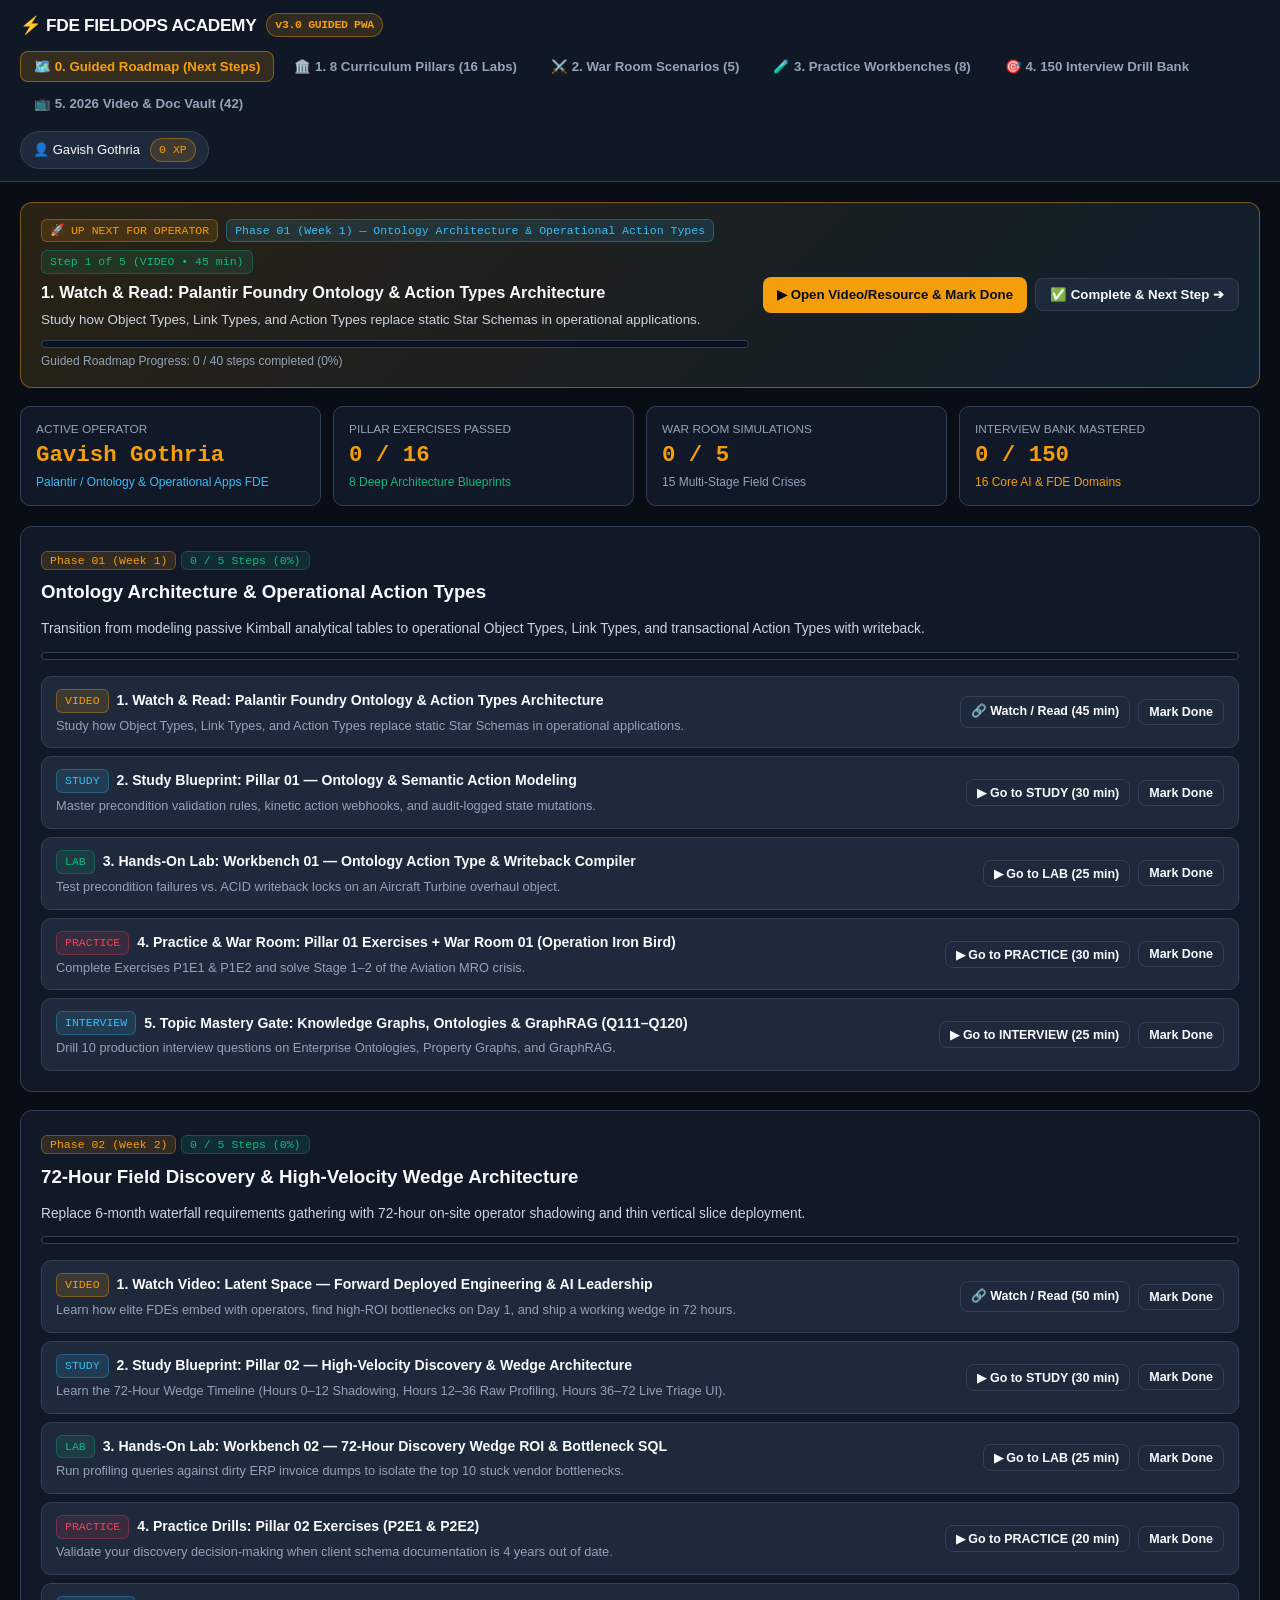
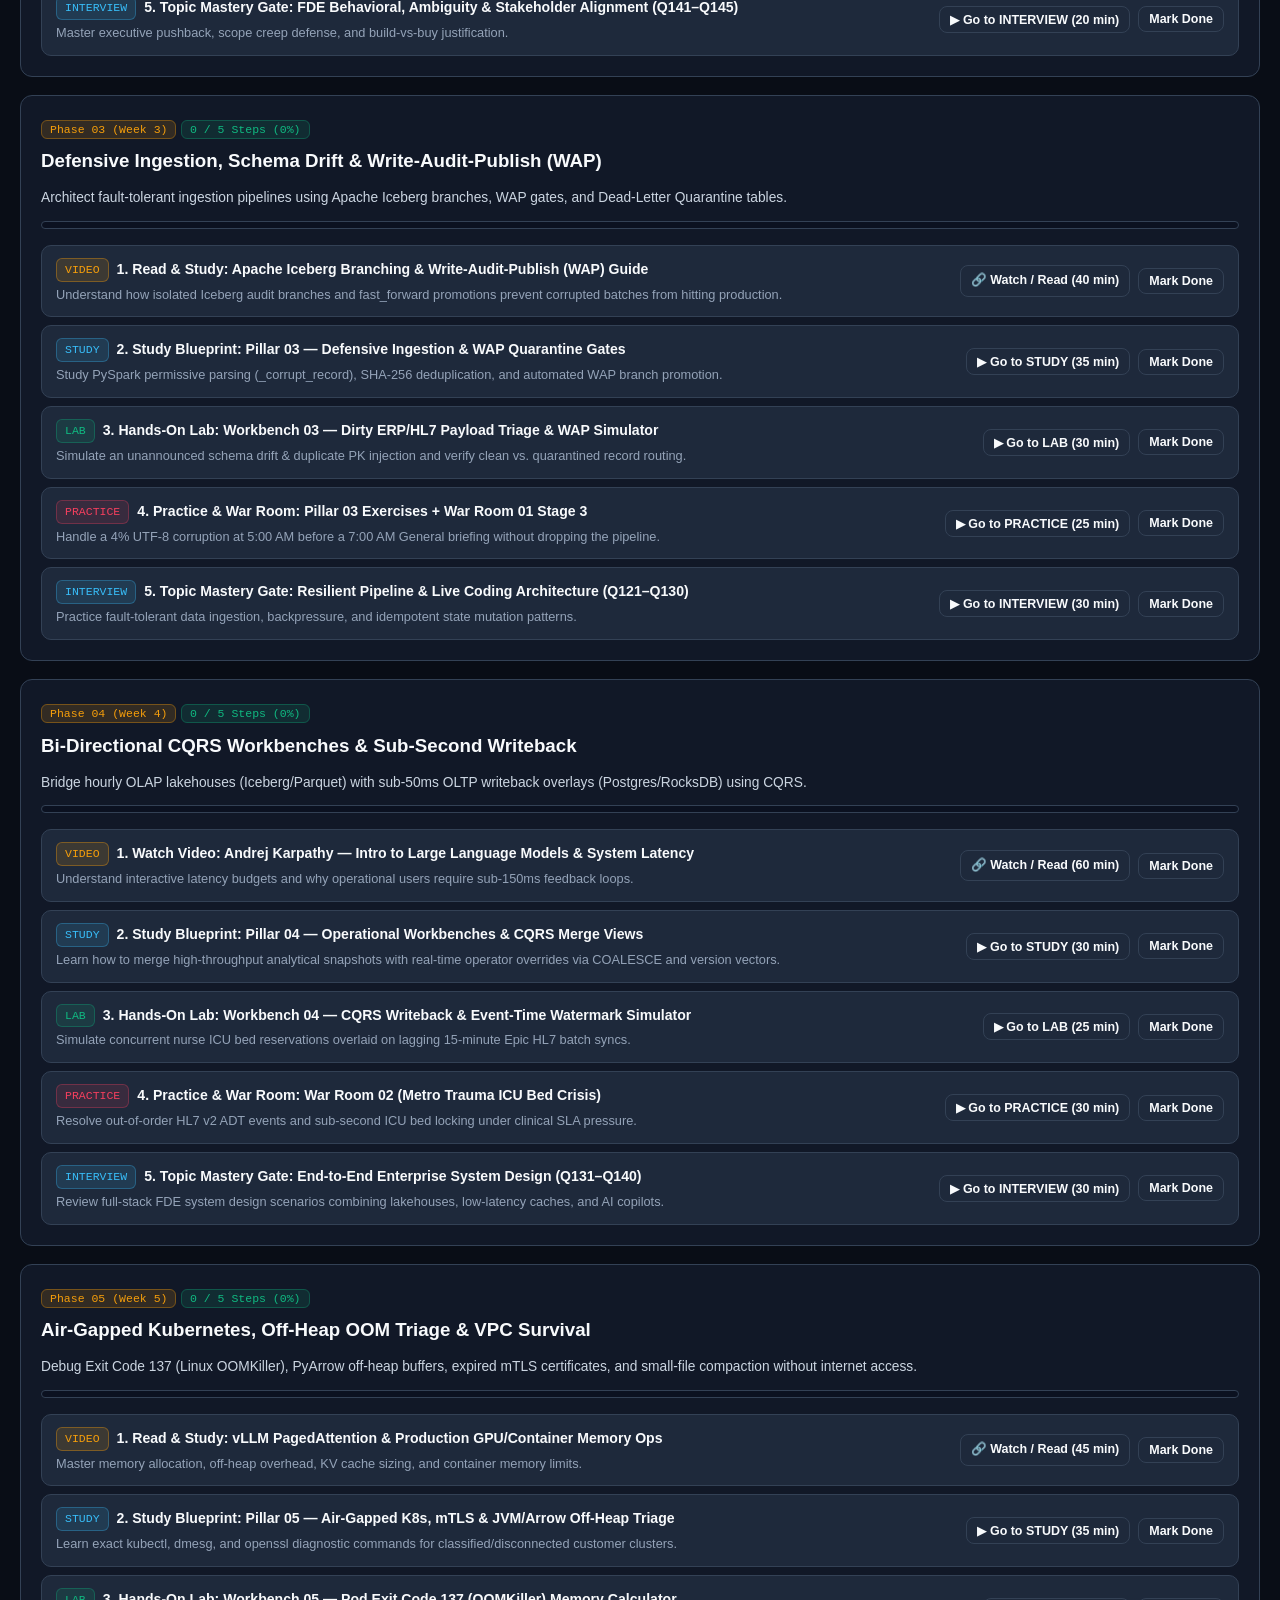
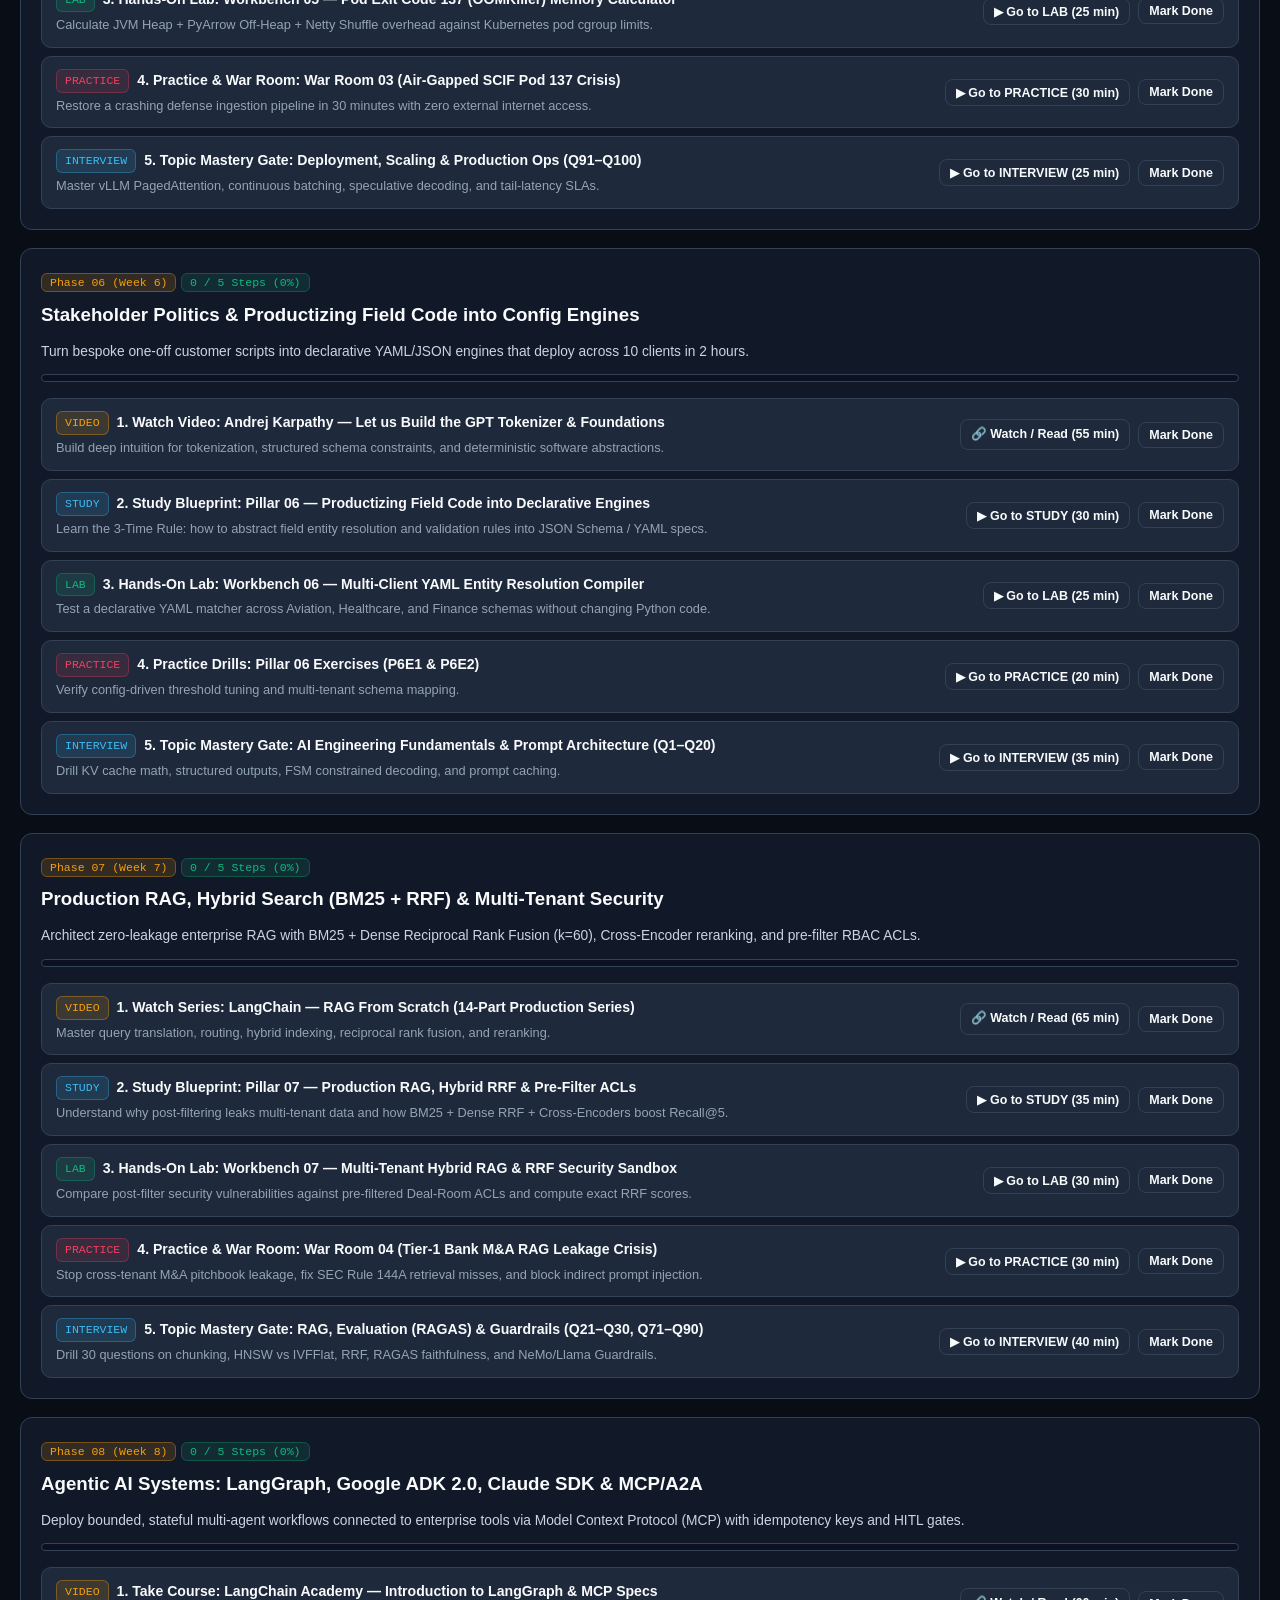
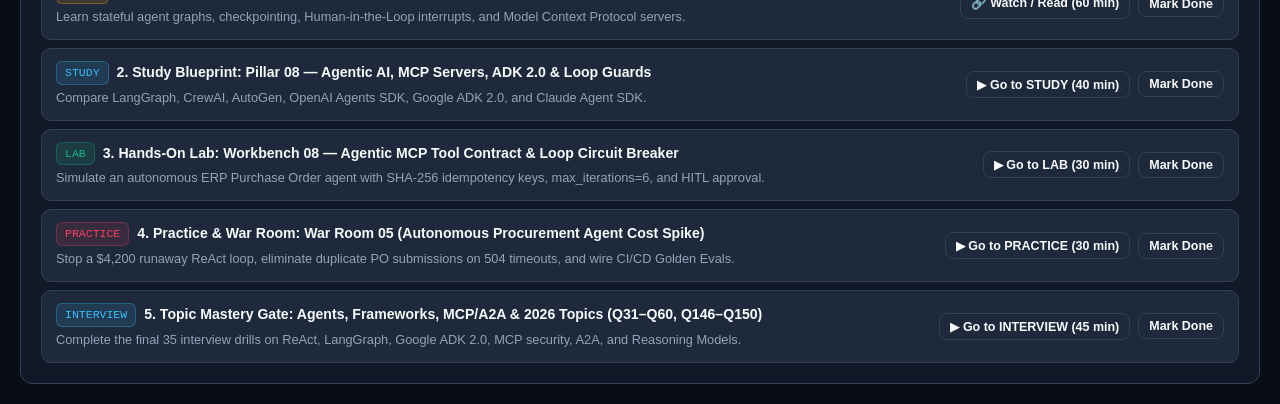
<file: index.html>
<!DOCTYPE html>
<html lang="en">
<head>
  <meta charset="UTF-8">
  <meta name="viewport" content="width=device-width,initial-scale=1.0,maximum-scale=1.0,user-scalable=no">
  <title>FDE FieldOps Academy v3.0 — Data Engineer to Forward Deployed Engineer</title>
  <meta name="theme-color" content="#090D16">
  <meta name="apple-mobile-web-app-capable" content="yes">
  <meta name="apple-mobile-web-app-status-bar-style" content="black-translucent">
  <meta name="apple-mobile-web-app-title" content="FDE Academy">
  <link rel="manifest" href="./manifest.json">
  <link rel="icon" type="image/svg+xml" href="./assets/icon.svg">
  <link rel="apple-touch-icon" href="./assets/icon.svg">
  <link rel="stylesheet" href="./css/styles.css">
</head>
<body>
  <header>
    <div class="brand">
      <span>⚡ FDE FIELDOPS ACADEMY</span>
      <span class="badge">v3.0 GUIDED PWA</span>
    </div>
    <nav class="nav-tabs">
      <button class="tab-btn active" data-tab="roadmap" onclick="switchTab('roadmap', this)">🗺️ 0. Guided Roadmap (Next Steps)</button>
      <button class="tab-btn" data-tab="pillars" onclick="switchTab('pillars', this)">🏛️ 1. 8 Curriculum Pillars (16 Labs)</button>
      <button class="tab-btn" data-tab="warroom" onclick="switchTab('warroom', this)">⚔️ 2. War Room Scenarios (5)</button>
      <button class="tab-btn" data-tab="workbenches" onclick="switchTab('workbenches', this)">🧪 3. Practice Workbenches (8)</button>
      <button class="tab-btn" data-tab="interview" onclick="switchTab('interview', this)">🎯 4. 150 Interview Drill Bank</button>
      <button class="tab-btn" data-tab="resources" onclick="switchTab('resources', this)">📺 5. 2026 Video &amp; Doc Vault (42)</button>
    </nav>
    <div class="user-pill" onclick="openLogin()">
      <span id="opNameDisplay">👤 Gavish Gothria</span>
      <span class="badge" id="opScoreDisplay">0 XP</span>
    </div>
  </header>

  <main>
    <div id="nextStepBanner" class="next-step-banner"></div>

    <div class="kpi-bar">
      <div class="kpi">
        <div style="font-size:0.74rem;color:var(--muted)">ACTIVE OPERATOR</div>
        <div class="kpi-val" id="kpiOperator">Gavish Gothria</div>
        <div style="font-size:0.75rem;color:var(--cyan)" id="kpiTrack">Palantir / Ontology &amp; Operational Apps FDE</div>
      </div>
      <div class="kpi">
        <div style="font-size:0.74rem;color:var(--muted)">PILLAR EXERCISES PASSED</div>
        <div class="kpi-val" id="kpiExercises">0 / 16</div>
        <div style="font-size:0.75rem;color:var(--emerald)">8 Deep Architecture Blueprints</div>
      </div>
      <div class="kpi">
        <div style="font-size:0.74rem;color:var(--muted)">WAR ROOM SIMULATIONS</div>
        <div class="kpi-val" id="kpiScenarios">0 / 5</div>
        <div style="font-size:0.75rem;color:var(--muted)">15 Multi-Stage Field Crises</div>
      </div>
      <div class="kpi">
        <div style="font-size:0.74rem;color:var(--muted)">INTERVIEW BANK MASTERED</div>
        <div class="kpi-val" id="kpiQuestions">0 / 150</div>
        <div style="font-size:0.75rem;color:var(--amber)">16 Core AI &amp; FDE Domains</div>
      </div>
    </div>

    <section id="tab-roadmap" class="tab-pane">
      <div id="roadmapContainer" class="grid"></div>
    </section>

    <section id="tab-pillars" class="tab-pane hidden">
      <div id="pillarsContainer" class="grid g2"></div>
    </section>

    <section id="tab-warroom" class="tab-pane hidden">
      <div id="warroomContainer" class="grid g2"></div>
    </section>

    <section id="tab-workbenches" class="tab-pane hidden">
      <div id="workbenchesContainer" class="grid g2"></div>
    </section>

    <section id="tab-interview" class="tab-pane hidden">
      <div class="card" style="margin-bottom:18px">
        <div style="display:flex;gap:12px;flex-wrap:wrap;align-items:center">
          <input id="qSearch" placeholder="Search 150 distinct interview questions (e.g. FlashAttention, GraphRAG, MCP, PagedAttention, RRF, Iceberg, LangGraph)..." oninput="renderQuestions()" style="flex:2;min-width:240px">
          <select id="qCat" onchange="renderQuestions()" style="flex:1;min-width:220px">
            <option value="ALL">All 16 PDF Categories (150 Questions)</option>
          </select>
          <span class="badge" id="qCountBadge">Showing 150 of 150 Questions</span>
          <button class="btn btn-sm btn-outline" onclick="expandAllQuestions(true)">Expand All</button>
          <button class="btn btn-sm btn-outline" onclick="expandAllQuestions(false)">Collapse All</button>
        </div>
      </div>
      <div id="questionsContainer" class="grid"></div>
    </section>

    <section id="tab-resources" class="tab-pane hidden">
      <div id="resourcesContainer" class="grid g3"></div>
    </section>
  </main>

  <div class="modal-backdrop" id="loginModal">
    <div class="modal">
      <h3>🔐 Operator Authentication &amp; Profile</h3>
      <p style="font-size:0.85rem;color:var(--muted)">Your Guided Roadmap steps, XP, solved exercises, and mastered interview questions persist per operator callsign in local storage.</p>
      <label style="font-size:0.8rem;color:var(--muted)">Operator Name / Callsign</label>
      <input id="loginNameInput" placeholder="e.g. Gavish Gothria">
      <label style="font-size:0.8rem;color:var(--muted)">Data Engineering Background</label>
      <select id="loginRoleInput">
        <option>Senior Spark / Iceberg Data Engineer</option>
        <option>Snowflake / dbt Analytics Engineer</option>
        <option>Kafka / Flink Streaming Engineer</option>
        <option>AI / ML Platform Data Engineer</option>
      </select>
      <label style="font-size:0.8rem;color:var(--muted)">Target FDE Specialization</label>
      <select id="loginTrackInput">
        <option>Palantir / Ontology &amp; Operational Apps FDE</option>
        <option>Enterprise Agentic AI &amp; RAG FDE (MCP / LangGraph)</option>
        <option>Defense &amp; Air-Gapped K8s Field Engineer</option>
      </select>
      <div style="display:flex;gap:10px;justify-content:flex-end;margin-top:8px">
        <button class="btn btn-outline" onclick="closeLogin()">Cancel</button>
        <button class="btn" onclick="saveLogin()">Initialize Session</button>
      </div>
    </div>
  </div>

  <script src="./js/data.js"></script>
  <script src="./js/app.js"></script>
</body>
</html>
</file>
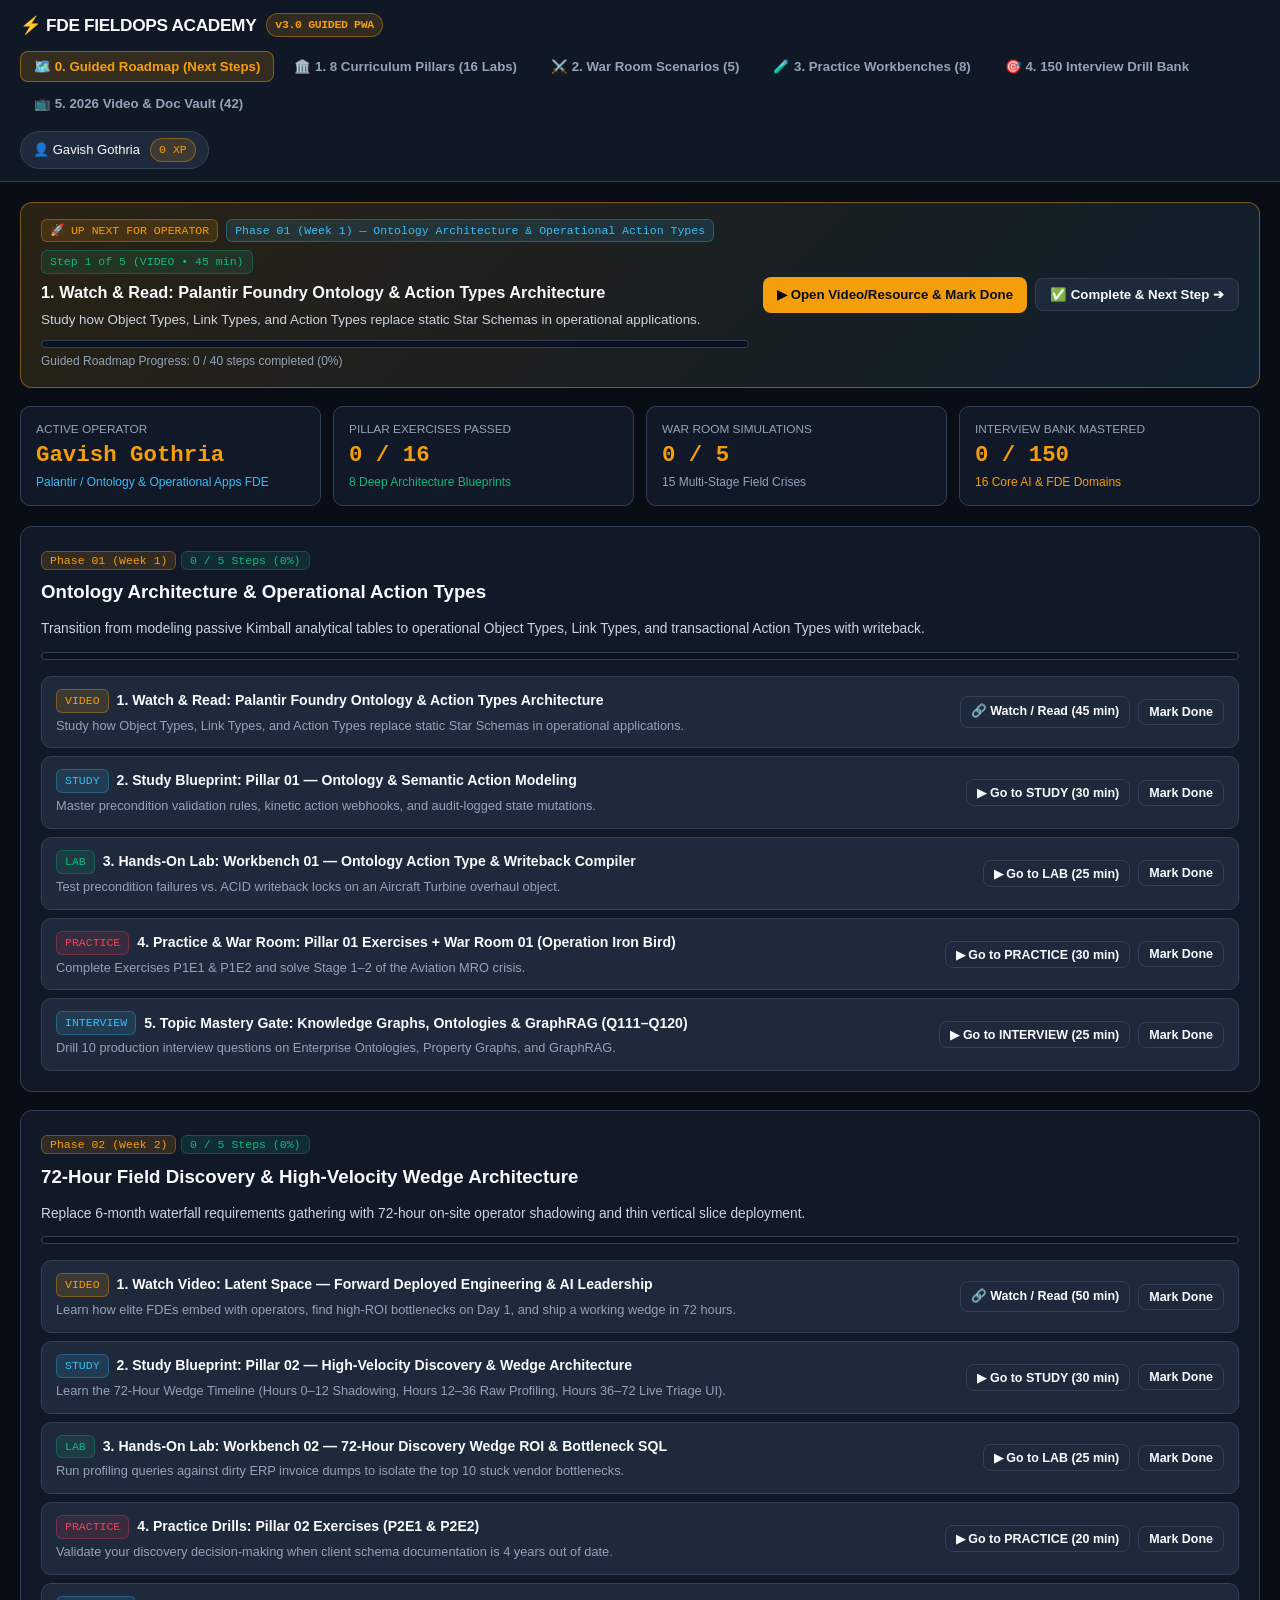
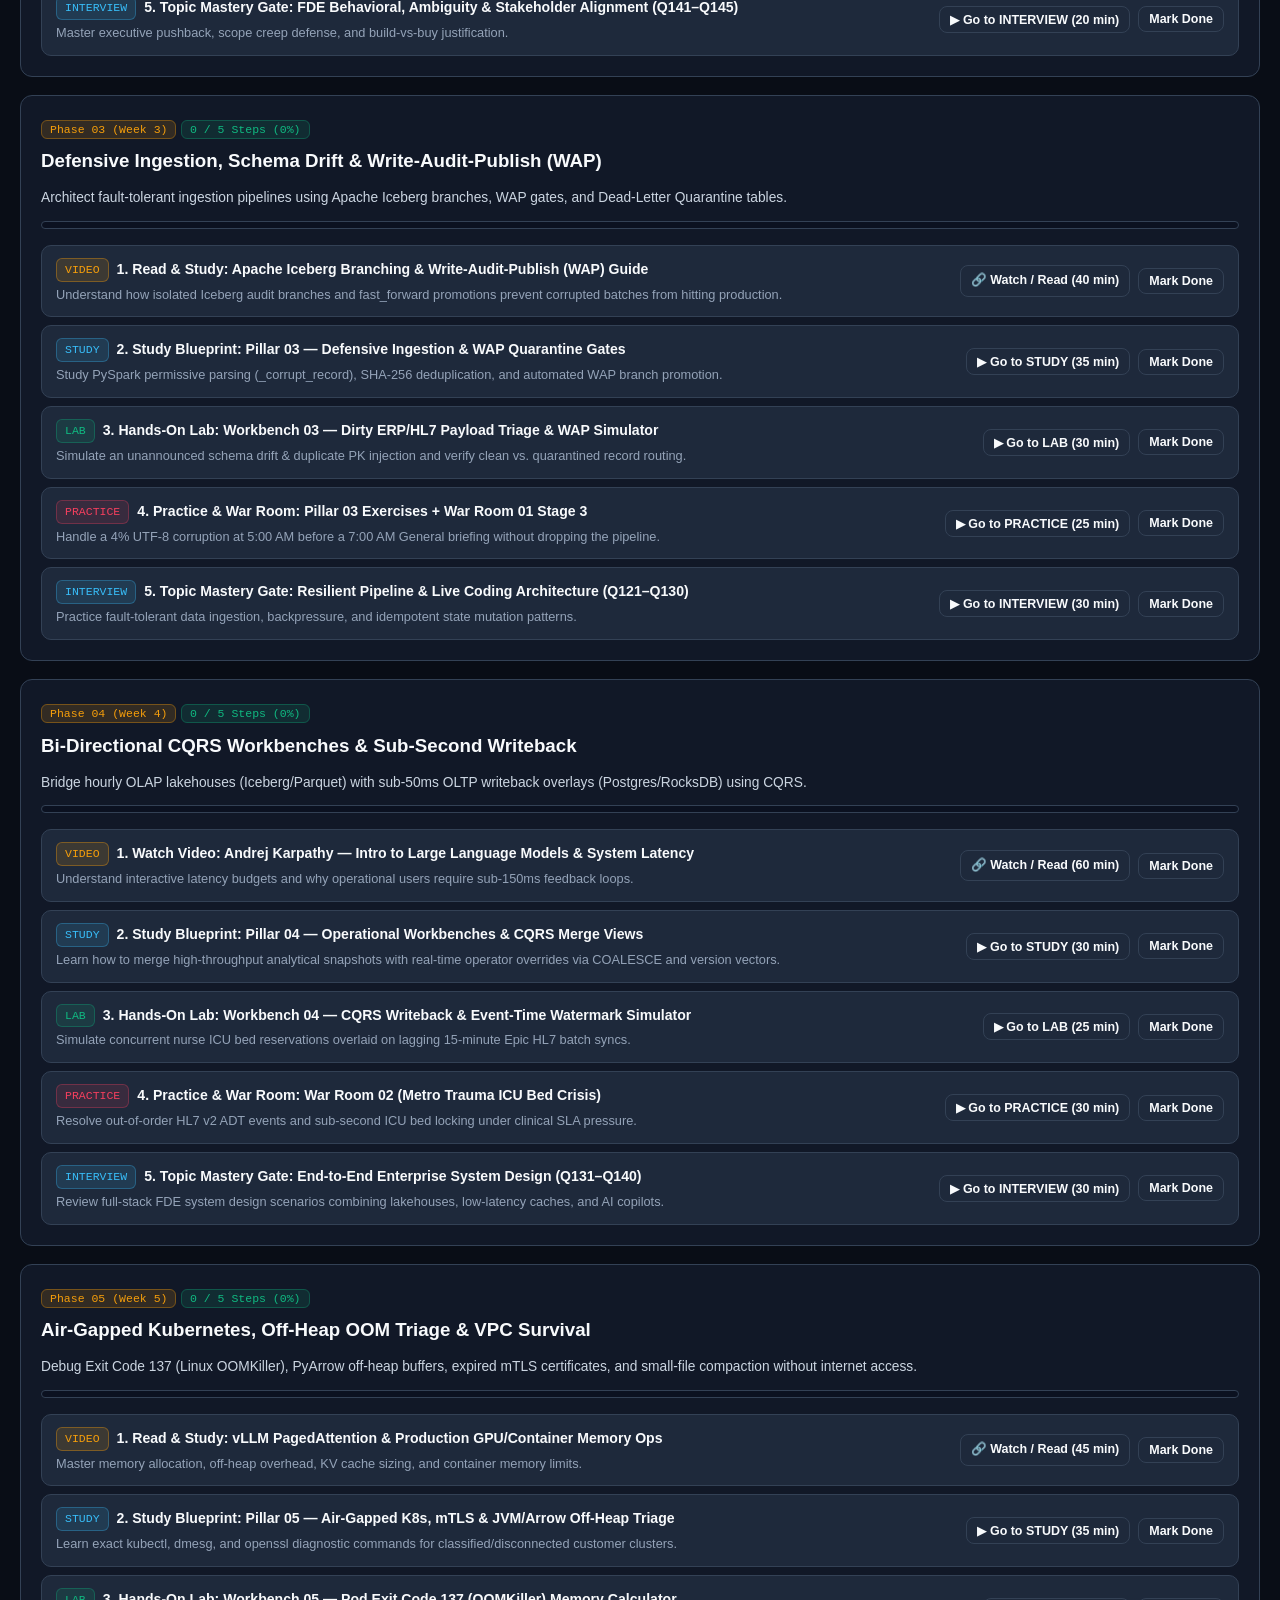
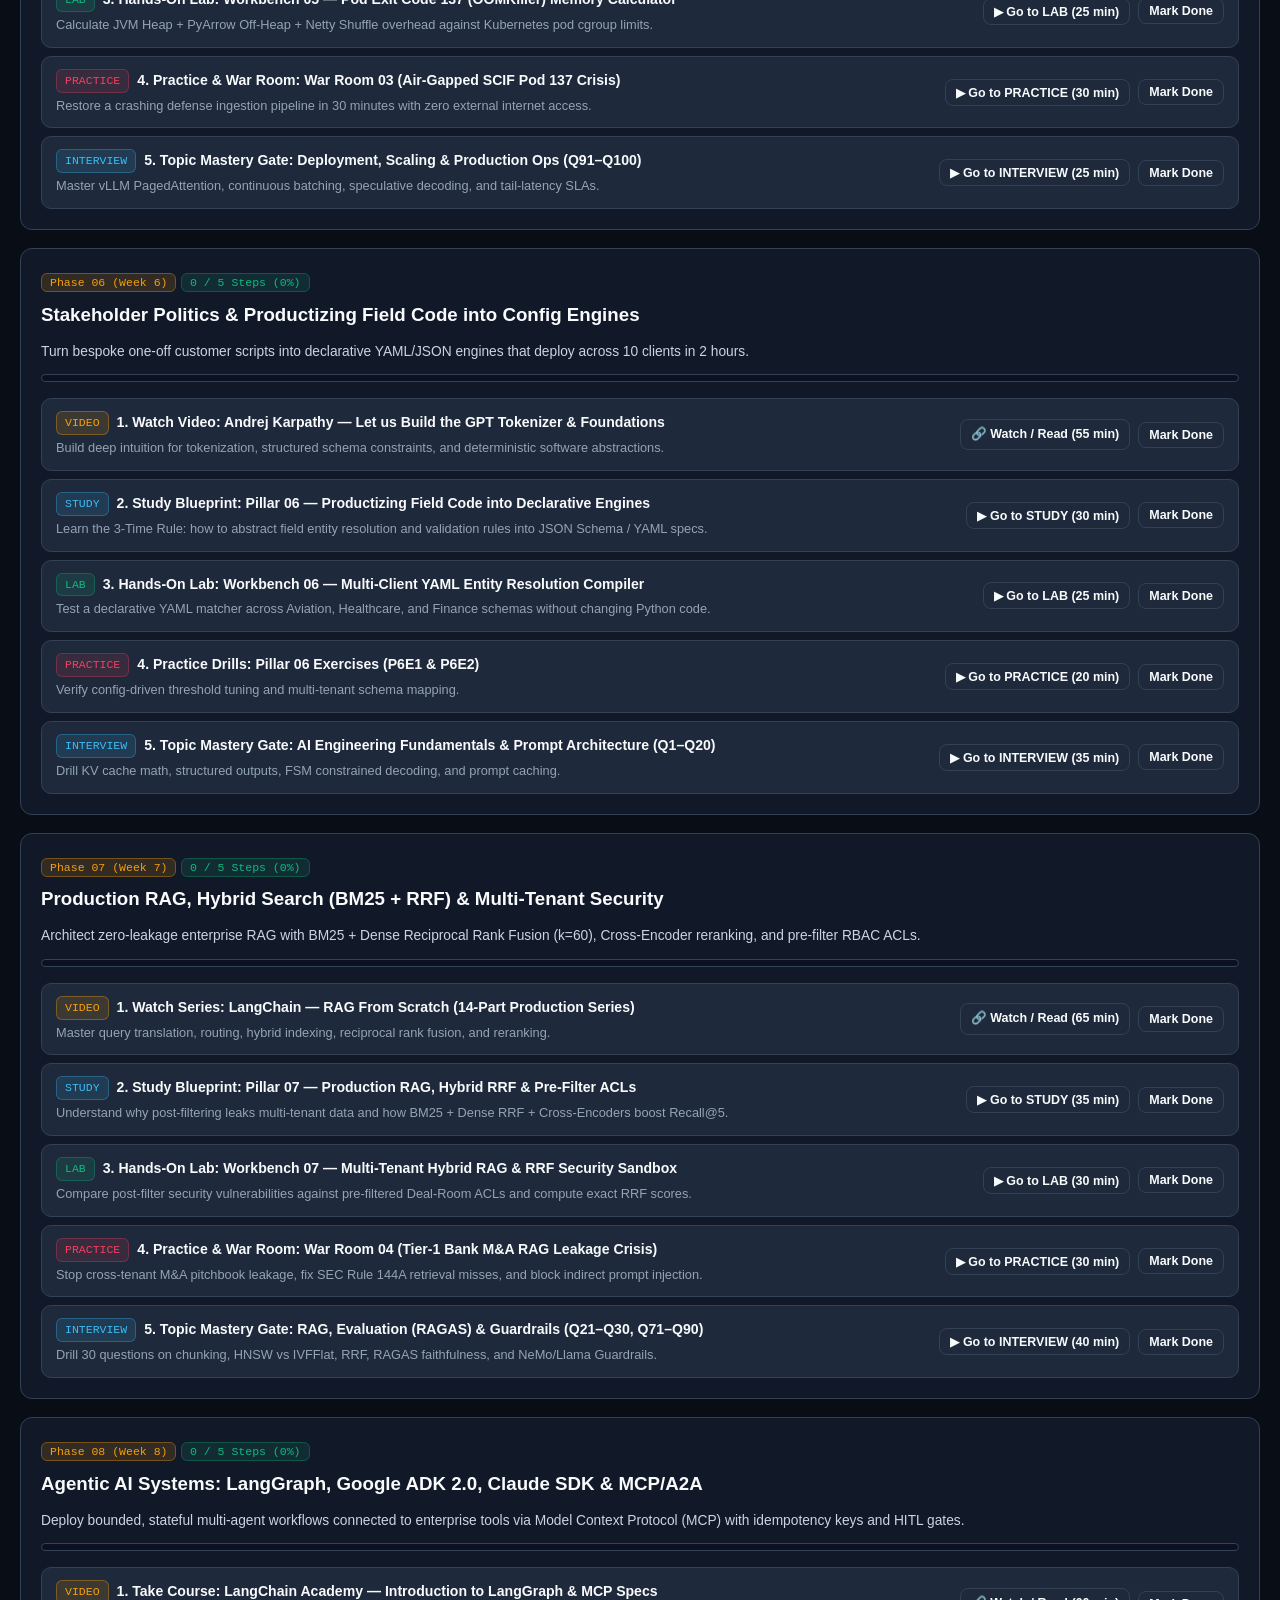
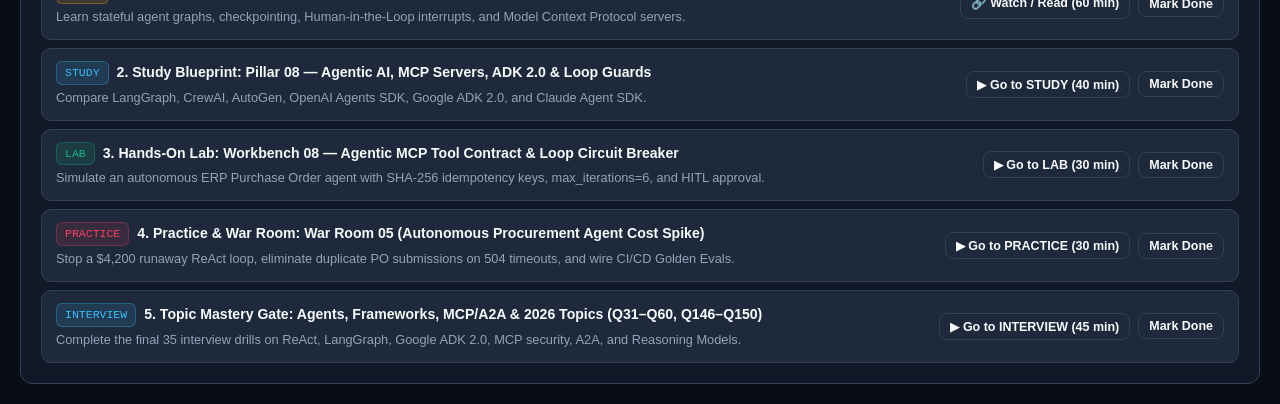
<file: fde_academy.html>
<!DOCTYPE html>
<html lang="en">
<head>
  <meta charset="UTF-8">
  <meta name="viewport" content="width=device-width,initial-scale=1.0,maximum-scale=1.0,user-scalable=no">
  <title>FDE FieldOps Academy v3.0 — Data Engineer to Forward Deployed Engineer</title>
  <meta name="theme-color" content="#090D16">
  <meta name="apple-mobile-web-app-capable" content="yes">
  <meta name="apple-mobile-web-app-status-bar-style" content="black-translucent">
  <meta name="apple-mobile-web-app-title" content="FDE Academy">
  <link rel="manifest" href="./manifest.json">
  <link rel="icon" type="image/svg+xml" href="./assets/icon.svg">
  <link rel="apple-touch-icon" href="./assets/icon.svg">
  <style>
:root {
  --bg: #090D16;
  --surface: #111827;
  --card: #1E293B;
  --border: #334155;
  --text: #F8FAFC;
  --muted: #94A3B8;
  --amber: #F59E0B;
  --cyan: #38BDF8;
  --emerald: #10B981;
  --rose: #F43F5E;
  --indigo: #818CF8;
}
* { box-sizing: border-box; margin: 0; padding: 0; }
body {
  background: var(--bg);
  color: var(--text);
  font-family: -apple-system, BlinkMacSystemFont, "Inter", "Segoe UI", Roboto, sans-serif;
  line-height: 1.55;
  min-height: 100vh;
  display: flex;
  flex-direction: column;
  padding-top: env(safe-area-inset-top);
  padding-bottom: env(safe-area-inset-bottom);
}
header {
  background: rgba(17, 24, 39, 0.96);
  border-bottom: 1px solid var(--border);
  padding: 12px 20px;
  position: sticky;
  top: 0;
  z-index: 50;
  backdrop-filter: blur(10px);
  display: flex;
  flex-wrap: wrap;
  justify-content: space-between;
  align-items: center;
  gap: 12px;
}
.brand {
  display: flex;
  align-items: center;
  gap: 10px;
  font-weight: 800;
  font-size: 1.08rem;
  letter-spacing: -0.02em;
}
.badge {
  background: rgba(245, 158, 11, 0.15);
  color: var(--amber);
  border: 1px solid rgba(245, 158, 11, 0.4);
  padding: 2px 8px;
  border-radius: 99px;
  font-size: 0.72rem;
  font-family: ui-monospace, SFMono-Regular, Menlo, monospace;
}
.nav-tabs {
  display: flex;
  gap: 6px;
  flex-wrap: wrap;
}
.tab-btn {
  background: transparent;
  color: var(--muted);
  border: 1px solid transparent;
  padding: 7px 13px;
  border-radius: 8px;
  cursor: pointer;
  font-weight: 600;
  font-size: 0.83rem;
  transition: 0.15s;
}
.tab-btn:hover {
  color: var(--text);
  background: rgba(255, 255, 255, 0.06);
}
.tab-btn.active {
  background: rgba(245, 158, 11, 0.16);
  color: var(--amber);
  border-color: rgba(245, 158, 11, 0.45);
}
.user-pill {
  display: flex;
  align-items: center;
  gap: 10px;
  background: var(--card);
  border: 1px solid var(--border);
  padding: 6px 12px;
  border-radius: 99px;
  font-size: 0.82rem;
  cursor: pointer;
}
.user-pill:hover { border-color: var(--amber); }
main {
  max-width: 1320px;
  width: 100%;
  margin: 0 auto;
  padding: 20px;
  flex: 1;
}
.next-step-banner {
  background: linear-gradient(135deg, rgba(245, 158, 11, 0.14), rgba(56, 189, 248, 0.1));
  border: 1px solid rgba(245, 158, 11, 0.45);
  border-radius: 12px;
  padding: 16px 20px;
  margin-bottom: 18px;
  display: flex;
  flex-wrap: wrap;
  justify-content: space-between;
  align-items: center;
  gap: 14px;
}
.progress-track {
  width: 100%;
  height: 8px;
  background: #0B1120;
  border-radius: 99px;
  overflow: hidden;
  border: 1px solid var(--border);
}
.progress-fill {
  height: 100%;
  background: linear-gradient(90deg, var(--amber), var(--emerald));
  transition: width 0.25s ease;
}
.kpi-bar {
  display: grid;
  grid-template-columns: repeat(auto-fit, minmax(175px, 1fr));
  gap: 12px;
  margin-bottom: 20px;
}
.kpi {
  background: var(--surface);
  border: 1px solid var(--border);
  border-radius: 10px;
  padding: 13px 15px;
}
.kpi-val {
  font-size: 1.4rem;
  font-weight: 800;
  color: var(--amber);
  font-family: ui-monospace, SFMono-Regular, Menlo, monospace;
}
.grid { display: grid; gap: 18px; }
.g2 { grid-template-columns: repeat(auto-fit, minmax(380px, 1fr)); }
.g3 { grid-template-columns: repeat(auto-fit, minmax(290px, 1fr)); }
.card {
  background: var(--surface);
  border: 1px solid var(--border);
  border-radius: 12px;
  padding: 20px;
  display: flex;
  flex-direction: column;
  gap: 12px;
}
.card.highlight-pulse {
  border-color: var(--amber);
  box-shadow: 0 0 0 2px rgba(245, 158, 11, 0.35);
}
.card-header {
  display: flex;
  justify-content: space-between;
  align-items: flex-start;
  gap: 8px;
  flex-wrap: wrap;
}
.tag {
  font-size: 0.72rem;
  font-family: ui-monospace, SFMono-Regular, Menlo, monospace;
  padding: 2px 8px;
  border-radius: 6px;
  background: rgba(56, 189, 248, 0.12);
  color: var(--cyan);
  border: 1px solid rgba(56, 189, 248, 0.3);
}
.tag.emerald {
  background: rgba(16, 185, 129, 0.12);
  color: var(--emerald);
  border-color: rgba(16, 185, 129, 0.3);
}
.tag.rose {
  background: rgba(244, 63, 94, 0.12);
  color: var(--rose);
  border-color: rgba(244, 63, 94, 0.3);
}
.tag.amber {
  background: rgba(245, 158, 11, 0.14);
  color: var(--amber);
  border-color: rgba(245, 158, 11, 0.35);
}
.step-row {
  background: var(--card);
  border: 1px solid var(--border);
  border-radius: 10px;
  padding: 12px 14px;
  display: flex;
  justify-content: space-between;
  align-items: center;
  gap: 12px;
  flex-wrap: wrap;
}
.step-row.done {
  border-color: rgba(16, 185, 129, 0.45);
  background: rgba(16, 185, 129, 0.06);
}
.btn {
  background: var(--amber);
  color: #090D16;
  border: none;
  padding: 8px 14px;
  border-radius: 8px;
  font-weight: 700;
  cursor: pointer;
  font-size: 0.83rem;
  transition: 0.15s;
  display: inline-flex;
  align-items: center;
  gap: 6px;
  text-decoration: none;
}
.btn:hover { filter: brightness(1.1); }
.btn-outline {
  background: var(--card);
  color: var(--text);
  border: 1px solid var(--border);
}
.btn-outline:hover {
  border-color: var(--amber);
  color: var(--amber);
}
.btn-sm { padding: 5px 10px; font-size: 0.78rem; }
input, select, textarea {
  background: #0B1120;
  color: var(--text);
  border: 1px solid var(--border);
  padding: 9px 12px;
  border-radius: 8px;
  font-size: 0.86rem;
  width: 100%;
}
pre, code {
  font-family: ui-monospace, SFMono-Regular, Menlo, monospace;
  font-size: 0.8rem;
}
pre {
  background: #060911;
  border: 1px solid var(--border);
  padding: 12px;
  border-radius: 8px;
  overflow-x: auto;
  color: #E2E8F0;
  white-space: pre-wrap;
}
.blueprint-box {
  background: rgba(56, 189, 248, 0.06);
  border-left: 3px solid var(--cyan);
  padding: 10px 12px;
  border-radius: 6px;
  font-size: 0.84rem;
  color: #E2E8F0;
  white-space: pre-line;
}
.failure-box {
  background: rgba(244, 63, 94, 0.08);
  border-left: 3px solid var(--rose);
  padding: 9px 12px;
  border-radius: 6px;
  font-size: 0.82rem;
  color: #FDA4AF;
}
.modal-backdrop {
  position: fixed;
  inset: 0;
  background: rgba(0, 0, 0, 0.78);
  display: none;
  place-items: center;
  z-index: 100;
  padding: 16px;
}
.modal-backdrop.open { display: grid; }
.modal {
  background: var(--surface);
  border: 1px solid var(--border);
  border-radius: 14px;
  max-width: 460px;
  width: 100%;
  padding: 24px;
  display: flex;
  flex-direction: column;
  gap: 14px;
}
.hidden { display: none !important; }
.q-item {
  background: var(--card);
  border: 1px solid var(--border);
  border-radius: 10px;
  padding: 14px;
  cursor: pointer;
}
.q-ans {
  margin-top: 10px;
  padding-top: 10px;
  border-top: 1px dashed var(--border);
  color: #CBD5E1;
  font-size: 0.88rem;
  display: none;
}
.q-item.open .q-ans { display: block; }
@media (max-width: 680px) {
  .g2, .g3 { grid-template-columns: 1fr; }
  header { padding: 10px 14px; }
  main { padding: 14px 12px; }
}

</style>
</head>
<body>
  <header>
    <div class="brand">
      <span>⚡ FDE FIELDOPS ACADEMY</span>
      <span class="badge">v3.0 GUIDED PWA</span>
    </div>
    <nav class="nav-tabs">
      <button class="tab-btn active" data-tab="roadmap" onclick="switchTab('roadmap', this)">🗺️ 0. Guided Roadmap (Next Steps)</button>
      <button class="tab-btn" data-tab="pillars" onclick="switchTab('pillars', this)">🏛️ 1. 8 Curriculum Pillars (16 Labs)</button>
      <button class="tab-btn" data-tab="warroom" onclick="switchTab('warroom', this)">⚔️ 2. War Room Scenarios (5)</button>
      <button class="tab-btn" data-tab="workbenches" onclick="switchTab('workbenches', this)">🧪 3. Practice Workbenches (8)</button>
      <button class="tab-btn" data-tab="interview" onclick="switchTab('interview', this)">🎯 4. 150 Interview Drill Bank</button>
      <button class="tab-btn" data-tab="resources" onclick="switchTab('resources', this)">📺 5. 2026 Video &amp; Doc Vault (42)</button>
    </nav>
    <div class="user-pill" onclick="openLogin()">
      <span id="opNameDisplay">👤 Gavish Gothria</span>
      <span class="badge" id="opScoreDisplay">0 XP</span>
    </div>
  </header>

  <main>
    <div id="nextStepBanner" class="next-step-banner"></div>

    <div class="kpi-bar">
      <div class="kpi">
        <div style="font-size:0.74rem;color:var(--muted)">ACTIVE OPERATOR</div>
        <div class="kpi-val" id="kpiOperator">Gavish Gothria</div>
        <div style="font-size:0.75rem;color:var(--cyan)" id="kpiTrack">Palantir / Ontology &amp; Operational Apps FDE</div>
      </div>
      <div class="kpi">
        <div style="font-size:0.74rem;color:var(--muted)">PILLAR EXERCISES PASSED</div>
        <div class="kpi-val" id="kpiExercises">0 / 16</div>
        <div style="font-size:0.75rem;color:var(--emerald)">8 Deep Architecture Blueprints</div>
      </div>
      <div class="kpi">
        <div style="font-size:0.74rem;color:var(--muted)">WAR ROOM SIMULATIONS</div>
        <div class="kpi-val" id="kpiScenarios">0 / 5</div>
        <div style="font-size:0.75rem;color:var(--muted)">15 Multi-Stage Field Crises</div>
      </div>
      <div class="kpi">
        <div style="font-size:0.74rem;color:var(--muted)">INTERVIEW BANK MASTERED</div>
        <div class="kpi-val" id="kpiQuestions">0 / 150</div>
        <div style="font-size:0.75rem;color:var(--amber)">16 Core AI &amp; FDE Domains</div>
      </div>
    </div>

    <section id="tab-roadmap" class="tab-pane">
      <div id="roadmapContainer" class="grid"></div>
    </section>

    <section id="tab-pillars" class="tab-pane hidden">
      <div id="pillarsContainer" class="grid g2"></div>
    </section>

    <section id="tab-warroom" class="tab-pane hidden">
      <div id="warroomContainer" class="grid g2"></div>
    </section>

    <section id="tab-workbenches" class="tab-pane hidden">
      <div id="workbenchesContainer" class="grid g2"></div>
    </section>

    <section id="tab-interview" class="tab-pane hidden">
      <div class="card" style="margin-bottom:18px">
        <div style="display:flex;gap:12px;flex-wrap:wrap;align-items:center">
          <input id="qSearch" placeholder="Search 150 distinct interview questions (e.g. FlashAttention, GraphRAG, MCP, PagedAttention, RRF, Iceberg, LangGraph)..." oninput="renderQuestions()" style="flex:2;min-width:240px">
          <select id="qCat" onchange="renderQuestions()" style="flex:1;min-width:220px">
            <option value="ALL">All 16 PDF Categories (150 Questions)</option>
          </select>
          <span class="badge" id="qCountBadge">Showing 150 of 150 Questions</span>
          <button class="btn btn-sm btn-outline" onclick="expandAllQuestions(true)">Expand All</button>
          <button class="btn btn-sm btn-outline" onclick="expandAllQuestions(false)">Collapse All</button>
        </div>
      </div>
      <div id="questionsContainer" class="grid"></div>
    </section>

    <section id="tab-resources" class="tab-pane hidden">
      <div id="resourcesContainer" class="grid g3"></div>
    </section>
  </main>

  <div class="modal-backdrop" id="loginModal">
    <div class="modal">
      <h3>🔐 Operator Authentication &amp; Profile</h3>
      <p style="font-size:0.85rem;color:var(--muted)">Your Guided Roadmap steps, XP, solved exercises, and mastered interview questions persist per operator callsign in local storage.</p>
      <label style="font-size:0.8rem;color:var(--muted)">Operator Name / Callsign</label>
      <input id="loginNameInput" placeholder="e.g. Gavish Gothria">
      <label style="font-size:0.8rem;color:var(--muted)">Data Engineering Background</label>
      <select id="loginRoleInput">
        <option>Senior Spark / Iceberg Data Engineer</option>
        <option>Snowflake / dbt Analytics Engineer</option>
        <option>Kafka / Flink Streaming Engineer</option>
        <option>AI / ML Platform Data Engineer</option>
      </select>
      <label style="font-size:0.8rem;color:var(--muted)">Target FDE Specialization</label>
      <select id="loginTrackInput">
        <option>Palantir / Ontology &amp; Operational Apps FDE</option>
        <option>Enterprise Agentic AI &amp; RAG FDE (MCP / LangGraph)</option>
        <option>Defense &amp; Air-Gapped K8s Field Engineer</option>
      </select>
      <div style="display:flex;gap:10px;justify-content:flex-end;margin-top:8px">
        <button class="btn btn-outline" onclick="closeLogin()">Cancel</button>
        <button class="btn" onclick="saveLogin()">Initialize Session</button>
      </div>
    </div>
  </div>

  <script>
window.FDE_ROADMAP = [
  {
    "phase": "Phase 01 (Week 1)",
    "id": "RM1",
    "title": "Ontology Architecture & Operational Action Types",
    "goal": "Transition from modeling passive Kimball analytical tables to operational Object Types, Link Types, and transactional Action Types with writeback.",
    "pillarId": "P1",
    "workbenchId": "L1",
    "warroomId": "W1",
    "interviewCat": "12. Memory Systems & Knowledge Graphs",
    "steps": [
      {
        "id": "RM1_S1",
        "type": "VIDEO",
        "label": "1. Watch & Read: Palantir Foundry Ontology & Action Types Architecture",
        "duration": "45 min",
        "desc": "Study how Object Types, Link Types, and Action Types replace static Star Schemas in operational applications.",
        "url": "https://www.palantir.com/docs/foundry/ontology/overview/"
      },
      {
        "id": "RM1_S2",
        "type": "STUDY",
        "label": "2. Study Blueprint: Pillar 01 \u2014 Ontology & Semantic Action Modeling",
        "duration": "30 min",
        "desc": "Master precondition validation rules, kinetic action webhooks, and audit-logged state mutations.",
        "targetTab": "pillars",
        "targetId": "card-P1"
      },
      {
        "id": "RM1_S3",
        "type": "LAB",
        "label": "3. Hands-On Lab: Workbench 01 \u2014 Ontology Action Type & Writeback Compiler",
        "duration": "25 min",
        "desc": "Test precondition failures vs. ACID writeback locks on an Aircraft Turbine overhaul object.",
        "targetTab": "workbenches",
        "targetId": "card-L1"
      },
      {
        "id": "RM1_S4",
        "type": "PRACTICE",
        "label": "4. Practice & War Room: Pillar 01 Exercises + War Room 01 (Operation Iron Bird)",
        "duration": "30 min",
        "desc": "Complete Exercises P1E1 & P1E2 and solve Stage 1\u20132 of the Aviation MRO crisis.",
        "targetTab": "warroom",
        "targetId": "card-W1"
      },
      {
        "id": "RM1_S5",
        "type": "INTERVIEW",
        "label": "5. Topic Mastery Gate: Knowledge Graphs, Ontologies & GraphRAG (Q111\u2013Q120)",
        "duration": "25 min",
        "desc": "Drill 10 production interview questions on Enterprise Ontologies, Property Graphs, and GraphRAG.",
        "targetTab": "interview",
        "filterCat": "12. Memory Systems & Knowledge Graphs"
      }
    ]
  },
  {
    "phase": "Phase 02 (Week 2)",
    "id": "RM2",
    "title": "72-Hour Field Discovery & High-Velocity Wedge Architecture",
    "goal": "Replace 6-month waterfall requirements gathering with 72-hour on-site operator shadowing and thin vertical slice deployment.",
    "pillarId": "P2",
    "workbenchId": "L2",
    "warroomId": "W1",
    "interviewCat": "15. Behavioral & Leadership Questions",
    "steps": [
      {
        "id": "RM2_S1",
        "type": "VIDEO",
        "label": "1. Watch Video: Latent Space \u2014 Forward Deployed Engineering & AI Leadership",
        "duration": "50 min",
        "desc": "Learn how elite FDEs embed with operators, find high-ROI bottlenecks on Day 1, and ship a working wedge in 72 hours.",
        "url": "https://www.youtube.com/@LatentSpaceTV"
      },
      {
        "id": "RM2_S2",
        "type": "STUDY",
        "label": "2. Study Blueprint: Pillar 02 \u2014 High-Velocity Discovery & Wedge Architecture",
        "duration": "30 min",
        "desc": "Learn the 72-Hour Wedge Timeline (Hours 0\u201312 Shadowing, Hours 12\u201336 Raw Profiling, Hours 36\u201372 Live Triage UI).",
        "targetTab": "pillars",
        "targetId": "card-P2"
      },
      {
        "id": "RM2_S3",
        "type": "LAB",
        "label": "3. Hands-On Lab: Workbench 02 \u2014 72-Hour Discovery Wedge ROI & Bottleneck SQL",
        "duration": "25 min",
        "desc": "Run profiling queries against dirty ERP invoice dumps to isolate the top 10 stuck vendor bottlenecks.",
        "targetTab": "workbenches",
        "targetId": "card-L2"
      },
      {
        "id": "RM2_S4",
        "type": "PRACTICE",
        "label": "4. Practice Drills: Pillar 02 Exercises (P2E1 & P2E2)",
        "duration": "20 min",
        "desc": "Validate your discovery decision-making when client schema documentation is 4 years out of date.",
        "targetTab": "pillars",
        "targetId": "card-P2"
      },
      {
        "id": "RM2_S5",
        "type": "INTERVIEW",
        "label": "5. Topic Mastery Gate: FDE Behavioral, Ambiguity & Stakeholder Alignment (Q141\u2013Q145)",
        "duration": "20 min",
        "desc": "Master executive pushback, scope creep defense, and build-vs-buy justification.",
        "targetTab": "interview",
        "filterCat": "15. Behavioral & Leadership Questions"
      }
    ]
  },
  {
    "phase": "Phase 03 (Week 3)",
    "id": "RM3",
    "title": "Defensive Ingestion, Schema Drift & Write-Audit-Publish (WAP)",
    "goal": "Architect fault-tolerant ingestion pipelines using Apache Iceberg branches, WAP gates, and Dead-Letter Quarantine tables.",
    "pillarId": "P3",
    "workbenchId": "L3",
    "warroomId": "W1",
    "interviewCat": "13. Coding & Architecture Live Tasks",
    "steps": [
      {
        "id": "RM3_S1",
        "type": "VIDEO",
        "label": "1. Read & Study: Apache Iceberg Branching & Write-Audit-Publish (WAP) Guide",
        "duration": "40 min",
        "desc": "Understand how isolated Iceberg audit branches and fast_forward promotions prevent corrupted batches from hitting production.",
        "url": "https://iceberg.apache.org/docs/latest/branching/"
      },
      {
        "id": "RM3_S2",
        "type": "STUDY",
        "label": "2. Study Blueprint: Pillar 03 \u2014 Defensive Ingestion & WAP Quarantine Gates",
        "duration": "35 min",
        "desc": "Study PySpark permissive parsing (_corrupt_record), SHA-256 deduplication, and automated WAP branch promotion.",
        "targetTab": "pillars",
        "targetId": "card-P3"
      },
      {
        "id": "RM3_S3",
        "type": "LAB",
        "label": "3. Hands-On Lab: Workbench 03 \u2014 Dirty ERP/HL7 Payload Triage & WAP Simulator",
        "duration": "30 min",
        "desc": "Simulate an unannounced schema drift & duplicate PK injection and verify clean vs. quarantined record routing.",
        "targetTab": "workbenches",
        "targetId": "card-L3"
      },
      {
        "id": "RM3_S4",
        "type": "PRACTICE",
        "label": "4. Practice & War Room: Pillar 03 Exercises + War Room 01 Stage 3",
        "duration": "25 min",
        "desc": "Handle a 4% UTF-8 corruption at 5:00 AM before a 7:00 AM General briefing without dropping the pipeline.",
        "targetTab": "warroom",
        "targetId": "card-W1"
      },
      {
        "id": "RM3_S5",
        "type": "INTERVIEW",
        "label": "5. Topic Mastery Gate: Resilient Pipeline & Live Coding Architecture (Q121\u2013Q130)",
        "duration": "30 min",
        "desc": "Practice fault-tolerant data ingestion, backpressure, and idempotent state mutation patterns.",
        "targetTab": "interview",
        "filterCat": "13. Coding & Architecture Live Tasks"
      }
    ]
  },
  {
    "phase": "Phase 04 (Week 4)",
    "id": "RM4",
    "title": "Bi-Directional CQRS Workbenches & Sub-Second Writeback",
    "goal": "Bridge hourly OLAP lakehouses (Iceberg/Parquet) with sub-50ms OLTP writeback overlays (Postgres/RocksDB) using CQRS.",
    "pillarId": "P4",
    "workbenchId": "L4",
    "warroomId": "W2",
    "interviewCat": "14. System Design Scenarios",
    "steps": [
      {
        "id": "RM4_S1",
        "type": "VIDEO",
        "label": "1. Watch Video: Andrej Karpathy \u2014 Intro to Large Language Models & System Latency",
        "duration": "60 min",
        "desc": "Understand interactive latency budgets and why operational users require sub-150ms feedback loops.",
        "url": "https://www.youtube.com/watch?v=zjkBMFhNj_g"
      },
      {
        "id": "RM4_S2",
        "type": "STUDY",
        "label": "2. Study Blueprint: Pillar 04 \u2014 Operational Workbenches & CQRS Merge Views",
        "duration": "30 min",
        "desc": "Learn how to merge high-throughput analytical snapshots with real-time operator overrides via COALESCE and version vectors.",
        "targetTab": "pillars",
        "targetId": "card-P4"
      },
      {
        "id": "RM4_S3",
        "type": "LAB",
        "label": "3. Hands-On Lab: Workbench 04 \u2014 CQRS Writeback & Event-Time Watermark Simulator",
        "duration": "25 min",
        "desc": "Simulate concurrent nurse ICU bed reservations overlaid on lagging 15-minute Epic HL7 batch syncs.",
        "targetTab": "workbenches",
        "targetId": "card-L4"
      },
      {
        "id": "RM4_S4",
        "type": "PRACTICE",
        "label": "4. Practice & War Room: War Room 02 (Metro Trauma ICU Bed Crisis)",
        "duration": "30 min",
        "desc": "Resolve out-of-order HL7 v2 ADT events and sub-second ICU bed locking under clinical SLA pressure.",
        "targetTab": "warroom",
        "targetId": "card-W2"
      },
      {
        "id": "RM4_S5",
        "type": "INTERVIEW",
        "label": "5. Topic Mastery Gate: End-to-End Enterprise System Design (Q131\u2013Q140)",
        "duration": "30 min",
        "desc": "Review full-stack FDE system design scenarios combining lakehouses, low-latency caches, and AI copilots.",
        "targetTab": "interview",
        "filterCat": "14. System Design Scenarios"
      }
    ]
  },
  {
    "phase": "Phase 05 (Week 5)",
    "id": "RM5",
    "title": "Air-Gapped Kubernetes, Off-Heap OOM Triage & VPC Survival",
    "goal": "Debug Exit Code 137 (Linux OOMKiller), PyArrow off-heap buffers, expired mTLS certificates, and small-file compaction without internet access.",
    "pillarId": "P5",
    "workbenchId": "L5",
    "warroomId": "W3",
    "interviewCat": "10. Deployment, Scaling & Production Ops",
    "steps": [
      {
        "id": "RM5_S1",
        "type": "VIDEO",
        "label": "1. Read & Study: vLLM PagedAttention & Production GPU/Container Memory Ops",
        "duration": "45 min",
        "desc": "Master memory allocation, off-heap overhead, KV cache sizing, and container memory limits.",
        "url": "https://docs.vllm.ai"
      },
      {
        "id": "RM5_S2",
        "type": "STUDY",
        "label": "2. Study Blueprint: Pillar 05 \u2014 Air-Gapped K8s, mTLS & JVM/Arrow Off-Heap Triage",
        "duration": "35 min",
        "desc": "Learn exact kubectl, dmesg, and openssl diagnostic commands for classified/disconnected customer clusters.",
        "targetTab": "pillars",
        "targetId": "card-P5"
      },
      {
        "id": "RM5_S3",
        "type": "LAB",
        "label": "3. Hands-On Lab: Workbench 05 \u2014 Pod Exit Code 137 (OOMKiller) Memory Calculator",
        "duration": "25 min",
        "desc": "Calculate JVM Heap + PyArrow Off-Heap + Netty Shuffle overhead against Kubernetes pod cgroup limits.",
        "targetTab": "workbenches",
        "targetId": "card-L5"
      },
      {
        "id": "RM5_S4",
        "type": "PRACTICE",
        "label": "4. Practice & War Room: War Room 03 (Air-Gapped SCIF Pod 137 Crisis)",
        "duration": "30 min",
        "desc": "Restore a crashing defense ingestion pipeline in 30 minutes with zero external internet access.",
        "targetTab": "warroom",
        "targetId": "card-W3"
      },
      {
        "id": "RM5_S5",
        "type": "INTERVIEW",
        "label": "5. Topic Mastery Gate: Deployment, Scaling & Production Ops (Q91\u2013Q100)",
        "duration": "25 min",
        "desc": "Master vLLM PagedAttention, continuous batching, speculative decoding, and tail-latency SLAs.",
        "targetTab": "interview",
        "filterCat": "10. Deployment, Scaling & Production Ops"
      }
    ]
  },
  {
    "phase": "Phase 06 (Week 6)",
    "id": "RM6",
    "title": "Stakeholder Politics & Productizing Field Code into Config Engines",
    "goal": "Turn bespoke one-off customer scripts into declarative YAML/JSON engines that deploy across 10 clients in 2 hours.",
    "pillarId": "P6",
    "workbenchId": "L6",
    "warroomId": "W2",
    "interviewCat": "1. AI Engineering Fundamentals",
    "steps": [
      {
        "id": "RM6_S1",
        "type": "VIDEO",
        "label": "1. Watch Video: Andrej Karpathy \u2014 Let us Build the GPT Tokenizer & Foundations",
        "duration": "55 min",
        "desc": "Build deep intuition for tokenization, structured schema constraints, and deterministic software abstractions.",
        "url": "https://www.youtube.com/watch?v=zduSFxRajkE"
      },
      {
        "id": "RM6_S2",
        "type": "STUDY",
        "label": "2. Study Blueprint: Pillar 06 \u2014 Productizing Field Code into Declarative Engines",
        "duration": "30 min",
        "desc": "Learn the 3-Time Rule: how to abstract field entity resolution and validation rules into JSON Schema / YAML specs.",
        "targetTab": "pillars",
        "targetId": "card-P6"
      },
      {
        "id": "RM6_S3",
        "type": "LAB",
        "label": "3. Hands-On Lab: Workbench 06 \u2014 Multi-Client YAML Entity Resolution Compiler",
        "duration": "25 min",
        "desc": "Test a declarative YAML matcher across Aviation, Healthcare, and Finance schemas without changing Python code.",
        "targetTab": "workbenches",
        "targetId": "card-L6"
      },
      {
        "id": "RM6_S4",
        "type": "PRACTICE",
        "label": "4. Practice Drills: Pillar 06 Exercises (P6E1 & P6E2)",
        "duration": "20 min",
        "desc": "Verify config-driven threshold tuning and multi-tenant schema mapping.",
        "targetTab": "pillars",
        "targetId": "card-P6"
      },
      {
        "id": "RM6_S5",
        "type": "INTERVIEW",
        "label": "5. Topic Mastery Gate: AI Engineering Fundamentals & Prompt Architecture (Q1\u2013Q20)",
        "duration": "35 min",
        "desc": "Drill KV cache math, structured outputs, FSM constrained decoding, and prompt caching.",
        "targetTab": "interview",
        "filterCat": "1. AI Engineering Fundamentals"
      }
    ]
  },
  {
    "phase": "Phase 07 (Week 7)",
    "id": "RM7",
    "title": "Production RAG, Hybrid Search (BM25 + RRF) & Multi-Tenant Security",
    "goal": "Architect zero-leakage enterprise RAG with BM25 + Dense Reciprocal Rank Fusion (k=60), Cross-Encoder reranking, and pre-filter RBAC ACLs.",
    "pillarId": "P7",
    "workbenchId": "L7",
    "warroomId": "W4",
    "interviewCat": "3. RAG \u2014 Retrieval-Augmented Generation",
    "steps": [
      {
        "id": "RM7_S1",
        "type": "VIDEO",
        "label": "1. Watch Series: LangChain \u2014 RAG From Scratch (14-Part Production Series)",
        "duration": "65 min",
        "desc": "Master query translation, routing, hybrid indexing, reciprocal rank fusion, and reranking.",
        "url": "https://www.youtube.com/playlist?list=PLfaIDFEXuae2LXbO1_PKyVJiQ23ZztA0x"
      },
      {
        "id": "RM7_S2",
        "type": "STUDY",
        "label": "2. Study Blueprint: Pillar 07 \u2014 Production RAG, Hybrid RRF & Pre-Filter ACLs",
        "duration": "35 min",
        "desc": "Understand why post-filtering leaks multi-tenant data and how BM25 + Dense RRF + Cross-Encoders boost Recall@5.",
        "targetTab": "pillars",
        "targetId": "card-P7"
      },
      {
        "id": "RM7_S3",
        "type": "LAB",
        "label": "3. Hands-On Lab: Workbench 07 \u2014 Multi-Tenant Hybrid RAG & RRF Security Sandbox",
        "duration": "30 min",
        "desc": "Compare post-filter security vulnerabilities against pre-filtered Deal-Room ACLs and compute exact RRF scores.",
        "targetTab": "workbenches",
        "targetId": "card-L7"
      },
      {
        "id": "RM7_S4",
        "type": "PRACTICE",
        "label": "4. Practice & War Room: War Room 04 (Tier-1 Bank M&A RAG Leakage Crisis)",
        "duration": "30 min",
        "desc": "Stop cross-tenant M&A pitchbook leakage, fix SEC Rule 144A retrieval misses, and block indirect prompt injection.",
        "targetTab": "warroom",
        "targetId": "card-W4"
      },
      {
        "id": "RM7_S5",
        "type": "INTERVIEW",
        "label": "5. Topic Mastery Gate: RAG, Evaluation (RAGAS) & Guardrails (Q21\u2013Q30, Q71\u2013Q90)",
        "duration": "40 min",
        "desc": "Drill 30 questions on chunking, HNSW vs IVFFlat, RRF, RAGAS faithfulness, and NeMo/Llama Guardrails.",
        "targetTab": "interview",
        "filterCat": "3. RAG \u2014 Retrieval-Augmented Generation"
      }
    ]
  },
  {
    "phase": "Phase 08 (Week 8)",
    "id": "RM8",
    "title": "Agentic AI Systems: LangGraph, Google ADK 2.0, Claude SDK & MCP/A2A",
    "goal": "Deploy bounded, stateful multi-agent workflows connected to enterprise tools via Model Context Protocol (MCP) with idempotency keys and HITL gates.",
    "pillarId": "P8",
    "workbenchId": "L8",
    "warroomId": "W5",
    "interviewCat": "6. Model Context Protocol (MCP) & A2A",
    "steps": [
      {
        "id": "RM8_S1",
        "type": "VIDEO",
        "label": "1. Take Course: LangChain Academy \u2014 Introduction to LangGraph & MCP Specs",
        "duration": "60 min",
        "desc": "Learn stateful agent graphs, checkpointing, Human-in-the-Loop interrupts, and Model Context Protocol servers.",
        "url": "https://academy.langchain.com/courses/intro-to-langgraph"
      },
      {
        "id": "RM8_S2",
        "type": "STUDY",
        "label": "2. Study Blueprint: Pillar 08 \u2014 Agentic AI, MCP Servers, ADK 2.0 & Loop Guards",
        "duration": "40 min",
        "desc": "Compare LangGraph, CrewAI, AutoGen, OpenAI Agents SDK, Google ADK 2.0, and Claude Agent SDK.",
        "targetTab": "pillars",
        "targetId": "card-P8"
      },
      {
        "id": "RM8_S3",
        "type": "LAB",
        "label": "3. Hands-On Lab: Workbench 08 \u2014 Agentic MCP Tool Contract & Loop Circuit Breaker",
        "duration": "30 min",
        "desc": "Simulate an autonomous ERP Purchase Order agent with SHA-256 idempotency keys, max_iterations=6, and HITL approval.",
        "targetTab": "workbenches",
        "targetId": "card-L8"
      },
      {
        "id": "RM8_S4",
        "type": "PRACTICE",
        "label": "4. Practice & War Room: War Room 05 (Autonomous Procurement Agent Cost Spike)",
        "duration": "30 min",
        "desc": "Stop a $4,200 runaway ReAct loop, eliminate duplicate PO submissions on 504 timeouts, and wire CI/CD Golden Evals.",
        "targetTab": "warroom",
        "targetId": "card-W5"
      },
      {
        "id": "RM8_S5",
        "type": "INTERVIEW",
        "label": "5. Topic Mastery Gate: Agents, Frameworks, MCP/A2A & 2026 Topics (Q31\u2013Q60, Q146\u2013Q150)",
        "duration": "45 min",
        "desc": "Complete the final 35 interview drills on ReAct, LangGraph, Google ADK 2.0, MCP security, A2A, and Reasoning Models.",
        "targetTab": "interview",
        "filterCat": "6. Model Context Protocol (MCP) & A2A"
      }
    ]
  }
];
window.FDE_PILLARS = [
  {
    "id": "P1",
    "phase": "Phase 01",
    "title": "Pillar 01: Ontology & Semantic Action Modeling",
    "de": "Star Schema / Kimball Fact & Dimension Tables (Read-Only BI)",
    "fde": "Object Types, Link Types & Transactional Action Types with Writeback",
    "theory": "Data Engineers model historical facts (`fact_shipments`, `dim_suppliers`) consumed by passive BI dashboards. Forward Deployed Engineers model operational nouns (`Aircraft`, `TurbinePart`, `PurchaseOrder`) bound to kinetic Action Types (`Expedite_Order`, `Ground_Aircraft`) that enforce business preconditions, lock rows against race conditions, write back to operational OLTP/ERP systems, and emit immutable audit logs.",
    "blueprint": "1. Semantic Layer: Map raw Iceberg/Parquet tables to business Object Types with primary keys and title properties.\n2. Link Types: Resolve many-to-many relationships across siloed ERPs (e.g., SAP Vendor <-> Salesforce Account).\n3. Kinetic Layer (Action Types): Attach deterministic validation rules + webhook/SQL writebacks + RBAC permissions.",
    "codeSnippet": "-- Ontology Action Type & Writeback Contract\nDEFINE ACTION Allocate_Spare_Turbine(\n  turbine_sn STRING,\n  aircraft_tail_num STRING,\n  operator_id STRING\n) ON Object(Aircraft_Turbine)\nREQUIRE\n  Object.status == \"AVAILABLE_IN_HANGAR\"\n  AND Object.flight_hours_remaining >= 500\n  AND User.has_role(\"MRO_LEAD_MECHANIC\")\nWRITEBACK (\n  UPDATE oltp_writeback.turbines\n  SET status = \"ALLOCATED\", assigned_tail = :aircraft_tail_num, updated_at = NOW()\n  WHERE serial_number = :turbine_sn;\n  EMIT WEBHOOK sap_bapi_goods_movement(:turbine_sn, :aircraft_tail_num);\n);",
    "failureMode": "Anti-Pattern: Letting React UI components mutate Postgres directly without an Ontology Action precondition check. Result: Concurrent mechanics double-book the same spare turbine.",
    "ex1": {
      "id": "P1E1",
      "q": "In an FDE Ontology architecture, where must state-mutation preconditions (e.g., flight_hours_remaining >= 500 and role == MRO_LEAD_MECHANIC) be enforced?",
      "opts": [
        "In a CSS disabled attribute inside the frontend React button only",
        "Inside the Ontology Action Type validation gate within the transactional writeback boundary before mutating state",
        "In a nightly dbt test that runs 12 hours after the mechanic clicks the button"
      ],
      "ans": 1,
      "hint": "Frontend checks can be bypassed and nightly batch tests run too late to stop an invalid ERP writeback.",
      "explain": "Action Type preconditions must execute synchronously inside the transactional writeback boundary so invalid or concurrent mutations are rejected before touching the OLTP overlay or ERP webhook."
    },
    "ex2": {
      "id": "P1E2",
      "code": "DEFINE ACTION ExpediteShipment ON Object(Shipment) REQUIRE status == \"DELAYED\" WRITEBACK SET priority = \"CRITICAL\";",
      "q": "Type the exact target token (`Object(...)`) that binds this Action Type to the Shipment entity:",
      "ans": "Object(Shipment)",
      "hint": "Look right after the keywords ON in the action definition.",
      "explain": "In Ontology DDL, `ON Object(Shipment)` binds the Action Type to the Shipment Object Type so permissions, preconditions, and audit logs attach to that specific entity instance."
    }
  },
  {
    "id": "P2",
    "phase": "Phase 02",
    "title": "Pillar 02: High-Velocity Discovery & 72-Hour Wedge Architecture",
    "de": "6-Month Enterprise Data Mesh & Master Data Management Roadmap",
    "fde": "72-Hour Operational Wedge Built on Dirty Production Data",
    "theory": "Enterprise sales fail when engineers spend 4 months designing an abstract architecture without shipping user value. An FDE lands on-site Day 1, sits beside two floor operators (supply chain buyers, ICU charge nurses, intelligence analysts), watches where they copy-paste between 3 legacy screens, and delivers a working operational wedge within 72 hours.",
    "blueprint": "Hours 00-12: Shadow 2 operators; record exact clicks, Excel macros, and pain points.\nHours 12-36: Ingest raw CSV/JDBC dumps as-is; profile top 10 bottleneck entities in SQL.\nHours 36-60: Wire a 1-screen Triage Workbench with 1 high-value Action button.\nHours 60-72: Put live operators on the tool; measure minutes saved per transaction.",
    "codeSnippet": "-- Day-1 FDE Bottleneck Discovery Query on Raw SAP Dump\nWITH stuck_documents AS (\n  SELECT\n    vendor_id,\n    plant_code,\n    COUNT(*) AS stuck_invoices,\n    SUM(CAST(gross_amount_raw AS DECIMAL(18,2))) AS locked_working_capital_usd,\n    MAX(DATEDIFF(CURRENT_DATE, TRY_CAST(posting_date_str AS DATE))) AS max_days_stuck\n  FROM raw_landing.sap_bseg_uncleaned\n  WHERE clearing_document_num IS NULL\n    AND block_reason_code IN (\"PRICE_VAR\", \"QTY_MISMATCH\")\n  GROUP BY 1, 2\n)\nSELECT * FROM stuck_documents\nORDER BY locked_working_capital_usd DESC\nLIMIT 10;",
    "failureMode": "Anti-Pattern: Blocking the sprint for 3 weeks because the client IT team has outdated data dictionaries. Always profile the actual raw rows and shadow the human operator.",
    "ex1": {
      "id": "P2E1",
      "q": "Day 2 on-site at a defense manufacturer: the SAP schema documentation is 4 years out of date and IT says they need 3 weeks to update it. What is your move?",
      "opts": [
        "Pause engineering work for 3 weeks and file a formal blocker ticket",
        "Shadow 2 floor operators, export a raw 10,000-row CSV/Parquet sample, profile cardinality in DuckDB/Spark, and ship a 48-hour wedge",
        "Build a mock UI with fake Lorem Ipsum data and hope the schema matches later"
      ],
      "ans": 1,
      "hint": "Production data and live operator screens never lie, even when documentation is obsolete.",
      "explain": "Shadowing operators reveals which 8 columns out of 400 actually drive daily decisions, and profiling a raw sample lets you ship a working wedge in 48 hours."
    },
    "ex2": {
      "id": "P2E2",
      "code": "SELECT vendor_id, COUNT(*) AS stuck_invoices FROM raw_erp_dump WHERE clearing_date IS NULL GROUP BY 1 ORDER BY 2 DESC LIMIT 10;",
      "q": "What is the exact column alias that quantifies the operational bottleneck count?",
      "ans": "stuck_invoices",
      "hint": "Check the identifier after COUNT(*) AS.",
      "explain": "`stuck_invoices` isolates the highest-friction vendors so your 72-hour wedge targets the 5% of entities causing 80% of manual operator toil."
    }
  },
  {
    "id": "P3",
    "phase": "Phase 03",
    "title": "Pillar 03: Defensive Ingestion & Write-Audit-Publish (WAP)",
    "de": "Fragile Nightly Crons that Crash on Unannounced Schema Drift",
    "fde": "Permissive Raw Landing, Quarantine DLQs & Iceberg WAP Branches",
    "theory": "In the field, upstream hospital HL7 feeds, factory PLC streams, and mainframe COBOL dumps will inject corrupted UTF-8 bytes, duplicate primary keys, and unannounced new columns at 3:00 AM. If your pipeline crashes completely, the 7:00 AM operational briefing fails. If it silently ingests garbage, operators make dangerous decisions. The FDE solution is Write-Audit-Publish (WAP) with automated Quarantine Dead-Letter Queues (DLQ).",
    "blueprint": "1. Permissive Landing: Capture `_corrupt_record` and raw payload JSON so zero bytes are lost.\n2. Isolated Audit Branch: Write transformed rows to an Apache Iceberg branch (`audit_branch`).\n3. Deterministic Quality Gate: Route duplicate PKs or null required fields to `quarantine_dlq`.\n4. Fast-Forward Publish: Promote clean rows (`>= 95%` pass rate) atomically to `main`.",
    "codeSnippet": "-- Apache Iceberg Write-Audit-Publish (WAP) Production Pattern\nALTER TABLE iceberg.ops.shipments CREATE BRANCH IF NOT EXISTS audit_2026_11;\n\n-- 1. Write validated clean records to isolated branch\nINSERT INTO iceberg.ops.shipments.branch_audit_2026_11\nSELECT shipment_id, vendor_id, status, updated_at\nFROM staging.incoming_shipments\nWHERE _corrupt_record IS NULL AND shipment_id IS NOT NULL\nQUALIFY ROW_NUMBER() OVER (PARTITION BY shipment_id ORDER BY updated_at DESC) = 1;\n\n-- 2. Route malformed or duplicate rows to Quarantine DLQ for operator triage\nINSERT INTO iceberg.ops.quarantine_dlq\nSELECT raw_payload, \"INVALID_PK_OR_CORRUPT_UTF8\" AS reason, CURRENT_TIMESTAMP()\nFROM staging.incoming_shipments\nWHERE _corrupt_record IS NOT NULL OR shipment_id IS NULL;\n\n-- 3. Atomically promote audited branch to main\nCALL iceberg.system.fast_forward(\"ops.shipments\", \"main\", \"audit_2026_11\");",
    "failureMode": "Anti-Pattern: Using `mode(\"overwrite\")` directly on the production table without an audit branch or quarantine queue.",
    "ex1": {
      "id": "P3E1",
      "q": "A legacy hospital HL7 feed suddenly injects 6% duplicate patient_visit_ids and malformed dates at 4:00 AM. How should your FDE ingestion pipeline respond?",
      "opts": [
        "Throw a fatal exception and leave the hospital dashboard stale all morning",
        "Route the 6% malformed/duplicate records to a Quarantine DLQ table, alert the on-call nurse/FDE, and atomically publish the 94% clean records via Iceberg WAP",
        "Disable primary key validation and allow duplicate patient rows into the ICU view"
      ],
      "ans": 1,
      "hint": "Protect live operations with clean data while isolating bad rows for human inspection.",
      "explain": "Quarantine DLQ + WAP keeps the 94% valid clinical records live on schedule while surfacing the 6% quarantined rows in an operator triage queue."
    },
    "ex2": {
      "id": "P3E2",
      "code": "CALL iceberg.system.fast_forward(\"ops.shipments\", \"main\", \"audit_2026_11\");",
      "q": "Which Iceberg system procedure atomically promotes the audited branch pointer to main?",
      "ans": "fast_forward",
      "hint": "Look at the procedure name after `iceberg.system.`.",
      "explain": "`fast_forward` atomically updates the `main` branch snapshot pointer to match the verified audit branch in O(1) metadata time with zero data copying."
    }
  },
  {
    "id": "P4",
    "phase": "Phase 04",
    "title": "Pillar 04: Operational Workbenches & Sub-Second CQRS Writeback",
    "de": "Read-Only BI Dashboards with 24-Hour Warehouse Refresh Latency",
    "fde": "Bi-Directional CQRS Workbenches (<150ms P99 Read-After-Write)",
    "theory": "When an operator clicks Approve Overhaul or Reserve ICU Bed, they must see their change reflected in under 150ms. Re-running a 500GB Spark/Iceberg batch job takes minutes or hours. FDEs implement Command Query Responsibility Segregation (CQRS): commands write immediately to an indexed OLTP overlay (Postgres/RocksDB), and queries merge the real-time OLTP delta log on top of the analytical lakehouse snapshot.",
    "blueprint": "1. Analytical Base Layer (OLAP): Hourly/streaming Iceberg table with billions of historical rows.\n2. Transactional Writeback Layer (OLTP): Low-latency Postgres table keyed by `entity_id` + `version_ts`.\n3. Unified Read View (CQRS Merge): `LEFT JOIN` + `COALESCE(oltp.val, olap.val)` where `oltp.updated_at >= olap.batch_ts`.",
    "codeSnippet": "-- Sub-Second CQRS Read-After-Write Merge View\nCREATE OR REPLACE VIEW ops.v_live_icu_beds AS\nSELECT\n  b.bed_id,\n  b.ward_name,\n  COALESCE(w.override_status, b.hl7_batch_status) AS live_bed_status,\n  COALESCE(w.assigned_patient_id, b.hl7_patient_id) AS active_patient_id,\n  COALESCE(w.operator_callsign, \"EPIC_BATCH_SYNC\") AS last_modified_by,\n  GREATEST(COALESCE(w.updated_at, TIMESTAMP \"1970-01-01 00:00:00\"), b.batch_synced_at) AS effective_ts\nFROM lakehouse.epic_icu_beds_snapshot b\nLEFT JOIN oltp_writeback.bed_reservations w\n  ON b.bed_id = w.bed_id\n  AND w.updated_at > b.batch_synced_at;",
    "failureMode": "Anti-Pattern: Forgetting the timestamp condition `w.updated_at > b.batch_synced_at`, causing an old manual override to permanently mask newer upstream ERP state transitions.",
    "ex1": {
      "id": "P4E1",
      "q": "How do you guarantee sub-50ms read-after-write consistency for an operator edit when the underlying analytical lakehouse refreshes every 60 minutes?",
      "opts": [
        "Trigger a full Spark cluster rebuild on every button click",
        "Write mutations to an indexed OLTP writeback table and merge them over the lakehouse snapshot at query time using CQRS",
        "Cache the edit only in browser memory so other operators cannot see it"
      ],
      "ans": 1,
      "hint": "Combine fast transactional row storage for recent deltas with columnar storage for historical scale.",
      "explain": "CQRS gives all connected operators immediate sub-50ms read-after-write visibility from the OLTP delta table while the next hourly lakehouse batch absorbs the historical state."
    },
    "ex2": {
      "id": "P4E2",
      "code": "SELECT COALESCE(w.override_status, b.batch_status) AS live_status FROM base_lakehouse b LEFT JOIN writeback_oltp w USING (entity_id);",
      "q": "Which standard SQL function prioritizes the non-null real-time writeback column over the batch column?",
      "ans": "COALESCE",
      "hint": "It returns the first non-null expression in its argument list.",
      "explain": "`COALESCE(w.override_status, b.batch_status)` returns the real-time OLTP override whenever present, seamlessly falling back to the analytical snapshot otherwise."
    }
  },
  {
    "id": "P5",
    "phase": "Phase 05",
    "title": "Pillar 05: Air-Gapped K8s, Off-Heap OOM Triage & VPC Survival",
    "de": "Managed Cloud SaaS Only (Assumes Public Internet & Auto-Scaling)",
    "fde": "Air-Gapped Kubernetes, Exit Code 137 (OOMKiller) & mTLS Triage",
    "theory": "Forward Deployed Engineers frequently deploy inside classified SCIFs, sovereign defense clouds, or air-gapped factory floors with zero internet access. When a PySpark + PyArrow pod dies with Exit Code 137 or a Kafka consumer stalls on an expired internal CA certificate, you must diagnose Linux kernel cgroup limits, JVM off-heap memory, and x509 chains directly from the CLI.",
    "blueprint": "1. Exit Code 137 = SIGKILL (128 + 9) from Linux kernel cgroup OOMKiller.\n2. Total Pod Memory = JVM Heap (`spark.executor.memory`) + Off-Heap (`PyArrow` / `DirectByteBuffer` / `Netty`) + Python worker RSS.\n3. Rule of Thumb: Keep `Heap + PyArrow + Overhead <= 0.85 * K8s Pod Memory Limit`.",
    "codeSnippet": "# 1. Inspect why the previous container instance died (Exit Code 137 = OOMKilled)\nkubectl describe pod fde-ingest-7f9b -n classified-ops | grep -A 10 \"Last State:\"\nkubectl logs pod/fde-ingest-7f9b -c spark-executor --previous --tail=100\n\n# 2. Fix PySpark + PyArrow off-heap memory overhead inside Kubernetes\nspark-submit \\\n  --conf spark.executor.memory=12g \\\n  --conf spark.executor.memoryOverhead=6g \\\n  --conf spark.memory.offHeap.enabled=true \\\n  --conf spark.memory.offHeap.size=4g \\\n  --conf spark.sql.execution.arrow.maxRecordsPerBatch=2000\n\n# 3. Verify internal mTLS certificate expiration in air-gapped VPC\nopenssl x509 -in /etc/certs/client.pem -noout -subject -issuer -dates",
    "failureMode": "Anti-Pattern: Setting `spark.executor.memory=16g` inside a `16Gi` Kubernetes pod. The first PyArrow vectorized UDF or shuffle spill allocates off-heap RAM and triggers immediate kernel SIGKILL (Exit 137).",
    "ex1": {
      "id": "P5E1",
      "q": "Inside an air-gapped Kubernetes cluster, your Spark executor pod crashes repeatedly with Exit Code 137 even though JVM Heap utilization in JMX never exceeds 62%. What is the root cause?",
      "opts": [
        "A Python syntax indentation error",
        "The Linux kernel cgroup OOMKiller sent SIGKILL (128+9=137) because JVM Heap + PyArrow/Netty off-heap memory exceeded the K8s pod memory limit",
        "The Kubernetes DNS service is unreachable"
      ],
      "ans": 1,
      "hint": "Exit code 137 = 128 + 9 (SIGKILL), and JVM JMX heap metrics do not include native PyArrow or Python worker memory.",
      "explain": "PyArrow columnar transfers and Netty shuffle buffers allocate native off-heap memory outside the JVM heap. When total RSS exceeds the pod cgroup limit, Linux OOMKiller terminates the container with code 137."
    },
    "ex2": {
      "id": "P5E2",
      "code": "kubectl logs pod/fde-ingest-7f9b -c spark-executor --previous | grep -i \"error\"",
      "q": "Which exact kubectl flag retrieves logs from the crashed container instance before Kubernetes restarted it?",
      "ans": "--previous",
      "hint": "It starts with two dashes and comes right after `-c spark-executor`.",
      "explain": "`--previous` (or `-p`) fetches the stdout/stderr logs of the terminated container incarnation rather than the newly restarted empty container."
    }
  },
  {
    "id": "P6",
    "phase": "Phase 06",
    "title": "Pillar 06: Stakeholder Politics & Productizing Field Code",
    "de": "Writing Bespoke One-Off SQL Scripts for Every Jira Ticket",
    "fde": "Abstracting Field Solutions into Declarative YAML/JSON Engines",
    "theory": "If you write custom code for every client, your company becomes a low-margin staffing agency. Elite FDEs follow the 3-Time Rule: build bespoke for Client #1 to prove operational value in 72 hours, notice the shared pattern on Client #2, and refactor the logic into a declarative schema-driven YAML/JSON engine so Client #3 through #50 deploy in 2 hours via configuration.",
    "blueprint": "1. Separate Mechanism from Policy: Move hardcoded column names, scoring weights, and regexes out of Python into a validated YAML/JSON spec.\n2. Compile & Validate: Use Pydantic / JSON Schema to validate customer configs at startup.\n3. Self-Service Workbench: Let analysts tune thresholds without redeploying code.",
    "codeSnippet": "# Declarative Multi-Client Entity Resolution Spec (matcher_config.yaml)\nengine_version: \"2.5\"\nentity_type: \"Aerospace_Supplier\"\nblocking_keys:\n  - \"upper(substr(clean_tax_id, 1, 6))\"\n  - \"country_iso_code\"\nsimilarity_features:\n  - field: \"tax_id\"\n    method: \"EXACT_NORMALIZED\"\n    weight: 0.55\n  - field: \"legal_name\"\n    method: \"JARO_WINKLER\"\n    weight: 0.30\n  - field: \"street_address\"\n    method: \"TOKEN_SORT_RATIO\"\n    weight: 0.15\nthresholds:\n  auto_merge: 0.88\n  human_review_queue: 0.72",
    "failureMode": "Anti-Pattern: Forking a Git repository into `client-a-pipeline`, `client-b-pipeline`, and `client-c-pipeline`. Within 6 months, bug fixes become impossible to synchronize.",
    "ex1": {
      "id": "P6E1",
      "q": "After you deploy a custom supplier entity-resolution pipeline for an aviation client, a healthcare client asks for a 90% similar provider-matching pipeline. What is the FDE approach?",
      "opts": [
        "Clone the Git repo and find-and-replace `supplier_id` with `provider_npi` across 40 Python files",
        "Extract the matching engine into a reusable Python package driven by a declarative YAML schema specifying blocking keys, feature weights, and thresholds",
        "Refuse the healthcare project"
      ],
      "ans": 1,
      "hint": "Never fork repositories per customer; parameterize the schema and weights in declarative config.",
      "explain": "A schema-driven YAML engine lets both aviation and healthcare deployments run on the exact same tested codebase while customizing columns and thresholds in 20 lines of YAML."
    },
    "ex2": {
      "id": "P6E2",
      "code": "{\"entity\":\"Supplier\",\"match_keys\":[\"tax_id\",\"normalized_duns\"],\"auto_merge_threshold\":0.88,\"review_threshold\":0.72}",
      "q": "What numeric value in the config above triggers an automatic entity merge without human review?",
      "ans": "0.88",
      "hint": "Check the value of `auto_merge_threshold`.",
      "explain": "Pairs scoring `>= 0.88` merge automatically, while pairs between `0.72` and `0.88` route to the Operator Triage Workbench for 1-click human confirmation."
    }
  },
  {
    "id": "P7",
    "phase": "Phase 07",
    "title": "Pillar 07: Production RAG, Hybrid RRF & Multi-Tenant Security",
    "de": "Naive Fixed-Size Chunking + Raw Cosine Similarity without ACLs",
    "fde": "BM25 + Dense RRF (k=60) + Cross-Encoder Reranker + Pre-Filter ACLs",
    "theory": "Directly from the 150-Question AI Interview Guide: Naive dense-only vector search fails in enterprise FDE deployments for two reasons. First, dense embeddings miss exact part numbers, ticker symbols, and legal clauses (`Rule 144A-3(b)`), requiring Hybrid Search (lexical BM25 + dense vector embeddings fused via Reciprocal Rank Fusion `RRF k=60`) followed by a Cross-Encoder reranker. Second, multi-tenant RBAC/ACL metadata MUST be pre-filtered inside the vector index before ANN scoring \u2014 post-filtering leaks unauthorized existence signals and can return zero results when top-K slots are filled by restricted documents.",
    "blueprint": "1. Pre-Filter ACL Gate: Enforce `tenant_id == user.tenant AND clearance <= user.level` inside the HNSW/inverted index.\n2. Parallel Retrieval: Fetch Top-50 via Sparse BM25 + Top-50 via Dense Embeddings.\n3. Reciprocal Rank Fusion: `RRF(d) = 1/(60 + rank_bm25(d)) + 1/(60 + rank_dense(d))`.\n4. Cross-Encoder Rerank: Score top-25 fused candidates with a cross-encoder (`ms-marco-MiniLM` / `Cohere Rerank`) down to Top-5 grounded chunks.",
    "codeSnippet": "# Production Multi-Tenant Hybrid RAG with RRF (k=60) & Pre-Filter ACLs\ndef retrieve_grounded_context(query: str, user_ctx: dict, k_Constant: int = 60):\n    # MANDATORY: Pre-filter ACL inside the index BEFORE ANN/BM25 scoring\n    acl_filter = {\n        \"tenant_id\": {\"$eq\": user_ctx[\"tenant_id\"]},\n        \"security_groups\": {\"$in\": user_ctx[\"groups\"]}\n    }\n    bm25_hits = sparse_index.search(query, top_k=50, filter=acl_filter)\n    dense_hits = vector_index.search(embed(query), top_k=50, filter=acl_filter)\n\n    rrf_scores = {}\n    for rank, doc in enumerate(bm25_hits, start=1):\n        rrf_scores[doc.id] = rrf_scores.get(doc.id, 0.0) + 1.0 / (k_Constant + rank)\n    for rank, doc in enumerate(dense_hits, start=1):\n        rrf_scores[doc.id] = rrf_scores.get(doc.id, 0.0) + 1.0 / (k_Constant + rank)\n\n    top_25_ids = sorted(rrf_scores, key=rrf_scores.get, reverse=True)[:25]\n    return cross_encoder.rerank(query, fetch_docs(top_25_ids), top_n=5)",
    "failureMode": "Anti-Pattern: Fetching global Top-10 from a shared vector index and filtering out unauthorized documents in Python afterward (Post-Filtering). If 10/10 hits belong to another tenant, the user gets 0 results even though 50 valid docs exist at rank 11\u201360!",
    "ex1": {
      "id": "P7E1",
      "q": "Why must multi-tenant RBAC/ACL metadata filtering execute BEFORE vector top-K search (pre-filtering) rather than filtering the top-K results in Python afterward (post-filtering)?",
      "opts": [
        "Post-filtering uses too much CPU on the client browser",
        "Post-filtering can return 0 results when top-K slots are occupied by other tenants' documents (recall starvation) and risks cross-tenant timing/existence leakage",
        "Dense embeddings automatically encrypt tenant IDs"
      ],
      "ans": 1,
      "hint": "Think about what happens when Tenant B has 100 highly similar documents and Tenant A only has 5.",
      "explain": "Pre-filtering restricts candidate evaluation to authorized vectors inside the index so Tenant A always receives their full Top-K relevant chunks with zero cross-tenant exposure."
    },
    "ex2": {
      "id": "P7E2",
      "code": "RRF_Score(d) = 1.0 / (60 + rank_bm25(d)) + 1.0 / (60 + rank_dense(d))",
      "q": "What is the standard integer smoothing constant k used in the Reciprocal Rank Fusion denominator above?",
      "ans": "60",
      "hint": "Look at the number added to `rank_bm25(d)` and `rank_dense(d)`.",
      "explain": "`k = 60` (from Cormack et al.) dampens outlier score dominance between incompatible raw BM25 and cosine similarity scales while rewarding documents that rank well in both lists."
    }
  },
  {
    "id": "P8",
    "phase": "Phase 08",
    "title": "Pillar 08: Agentic Systems, MCP Servers, Google ADK 2.0 & LangGraph",
    "de": "Unbounded Single-Prompt LLM Loops with Direct Database Credentials",
    "fde": "Stateful LangGraph / ADK 2.0 Workflows + MCP Tool Contracts + HITL Gates",
    "theory": "In 2026 enterprise deployments, FDEs orchestrate deterministic-plus-agentic workflows using LangGraph, Google ADK 2.0, or the Claude Agent SDK connected to internal systems via Model Context Protocol (MCP) servers. Any tool that mutates production state (issuing a Purchase Order, modifying a firewall rule, writing to SAP) requires three non-negotiable guardrails: (1) strict JSON Schema input validation, (2) a deterministic SHA-256 Idempotency Key to prevent duplicate execution on network retries, and (3) a Human-in-the-Loop (HITL) checkpoint interrupt for high-blast-radius actions.",
    "blueprint": "1. Bounded State Graph: Enforce `recursion_limit / max_iterations = 6` with a deterministic fallback node.\n2. MCP Tool Boundary: Expose scoped tools over MCP (`stdio` or Streamable HTTP) using OBO (On-Behalf-Of) user tokens \u2014 never shared root DB credentials.\n3. Idempotency + HITL: Hash `(workflow_id, tool_name, canonical_args)` and pause graph execution at an approval checkpoint when `amount_usd > 10000`.",
    "codeSnippet": "# LangGraph + MCP Tool Execution with Idempotency & HITL Interrupt\ndef execute_erp_po_node(state: AgentState):\n    if state[\"iterations\"] >= 6:\n        return {\"status\": \"ESCALATED_TO_HUMAN_FALLBACK\", \"reason\": \"MAX_ITERATIONS_REACHED\"}\n\n    po_payload = state[\"pending_po\"]\n    idempotency_key = sha256(f\"{state['thread_id']}:{po_payload['vendor_id']}:{po_payload['amount']}\")\n\n    # High-blast-radius gate: require Human-in-the-Loop approval over $10,000\n    if po_payload[\"amount\"] > 10000 and not state.get(\"hitl_approved\"):\n        raise NodeInterrupt(f\"HITL Approval Required for PO ${po_payload['amount']} (Key: {idempotency_key[:10]})\")\n\n    return mcp_client.call_tool(\n        server=\"sap-erp-mcp\",\n        tool=\"erp_issue_po\",\n        arguments={**po_payload, \"idempotency_key\": idempotency_key}\n    )",
    "failureMode": "Anti-Pattern: Letting an autonomous ReAct agent retry a 504 Gateway Timeout without an idempotency key or max_iterations cap \u2014 resulting in $4,000 of runaway token burn and duplicate $85,000 purchase orders.",
    "ex1": {
      "id": "P8E1",
      "q": "Your FDE procurement agent can execute purchase orders up to $100,000 via an SAP MCP server. Which safety architecture is mandatory before production deployment?",
      "opts": [
        "Set temperature=0.0 and write 'Never make a mistake' in the system prompt",
        "Enforce deterministic JSON schema validation, a SHA-256 idempotency_key for retry deduplication, max_iterations circuit breakers, and a Human-in-the-Loop (HITL) checkpoint interrupt",
        "Give the LLM direct root SSH access to the SAP database server"
      ],
      "ans": 1,
      "hint": "Prompts are probabilistic; safety for financial/operational mutations must be enforced in deterministic code.",
      "explain": "Deterministic bounds (schema validation, idempotency keys, recursion limits, and HITL interrupts) guarantee that probabilistic LLM hallucinations cannot trigger duplicate or unauthorized financial transactions."
    },
    "ex2": {
      "id": "P8E2",
      "code": "{\"protocol\":\"MCP/1.0\",\"tool\":\"erp_issue_po\",\"requires_hitl\":true,\"idempotency_key\":\"po_2026_9941\"}",
      "q": "Which exact boolean property name in the MCP tool contract above enforces a Human-in-the-Loop approval gate?",
      "ans": "requires_hitl",
      "hint": "Look at the property set to `true`.",
      "explain": "`requires_hitl: true` instructs the agent orchestrator (LangGraph / ADK 2.0) to checkpoint state and await explicit operator signature before invoking the MCP tool."
    }
  }
];
window.FDE_PILLARS_PART1 = [
  {
    "id": "P1",
    "phase": "Phase 01",
    "title": "Pillar 01: Ontology & Semantic Action Modeling",
    "de": "Star Schema / Kimball Fact & Dimension Tables (Read-Only BI)",
    "fde": "Object Types, Link Types & Transactional Action Types with Writeback",
    "theory": "Data Engineers model historical facts (fact_shipments, dim_suppliers) consumed by passive BI dashboards. Forward Deployed Engineers model operational nouns (Aircraft, TurbinePart, PurchaseOrder) bound to kinetic Action Types (Expedite_Order, Allocate_Turbine) that enforce business preconditions, lock rows against race conditions, write back to operational OLTP/ERP systems, and emit immutable audit logs.",
    "blueprint": "1. Semantic Layer: Map raw Iceberg/Parquet tables to business Object Types with primary keys.\n2. Link Types: Resolve many-to-many relationships across siloed ERPs (SAP Vendor <-> Salesforce Account).\n3. Kinetic Layer (Action Types): Attach deterministic validation rules + webhook/SQL writebacks + RBAC permissions.",
    "codeSnippet": "DEFINE ACTION Allocate_Spare_Turbine(turbine_sn STRING, tail_num STRING)\nON Object(Aircraft_Turbine)\nREQUIRE Object.status == \"AVAILABLE\" AND Object.flight_hours_remaining >= 500\nWRITEBACK (\n  UPDATE oltp_writeback.turbines SET status = \"ALLOCATED\", assigned_tail = :tail_num WHERE sn = :turbine_sn;\n  EMIT WEBHOOK sap_bapi_goods_movement(:turbine_sn, :tail_num);\n);",
    "failureMode": "Anti-Pattern: Letting UI components mutate tables without an Ontology Action precondition gate, causing concurrent double-booking.",
    "ex1": {
      "id": "P1E1",
      "q": "In an FDE Ontology architecture, where must state-mutation preconditions (e.g., flight_hours_remaining >= 500) be enforced?",
      "opts": [
        "In a CSS disabled class on the frontend button only",
        "Inside the Ontology Action Type validation gate before transactional writeback",
        "In a weekly dbt batch test"
      ],
      "ans": 1,
      "hint": "Frontend checks can be bypassed and batch tests run too late.",
      "explain": "Action Type preconditions execute synchronously inside the transactional writeback boundary so invalid mutations are rejected immediately."
    },
    "ex2": {
      "id": "P1E2",
      "code": "DEFINE ACTION ExpediteShipment ON Object(Shipment) REQUIRE status == \"DELAYED\" WRITEBACK SET priority = \"CRITICAL\";",
      "q": "Type the exact target token (Object(...)) binding this Action Type to the Shipment entity:",
      "ans": "Object(Shipment)",
      "hint": "Look right after the keyword ON.",
      "explain": "ON Object(Shipment) binds the Action Type to the Shipment Object Type for RBAC and audit logging."
    }
  },
  {
    "id": "P2",
    "phase": "Phase 02",
    "title": "Pillar 02: High-Velocity Discovery & 72-Hour Wedge Architecture",
    "de": "6-Month Enterprise Data Mesh Roadmap",
    "fde": "72-Hour Operational Wedge on Dirty Production Data",
    "theory": "Never start a field deployment by boiling the ocean. Land on-site Day 1, sit beside floor operators (supply chain buyers, ICU charge nurses), observe where they copy-paste across 3 ERPs, and ship a working vertical slice in 72 hours.",
    "blueprint": "Hours 00-12: Shadow 2 operators and record exact workflow bottlenecks.\nHours 12-36: Ingest raw CSV/Parquet dumps as-is; profile top 10 stuck entities in SQL.\nHours 36-72: Ship a 1-screen Triage Workbench with 1 high-ROI Action button.",
    "codeSnippet": "SELECT vendor_id, plant_code,\n  COUNT(*) AS stuck_invoices,\n  SUM(CAST(gross_amount AS DECIMAL(18,2))) AS locked_capital_usd\nFROM raw_landing.sap_bseg_dump\nWHERE clearing_date IS NULL\nGROUP BY 1, 2 ORDER BY locked_capital_usd DESC LIMIT 10;",
    "failureMode": "Anti-Pattern: Waiting 3 weeks for outdated IT data dictionaries instead of profiling raw data samples alongside live operators.",
    "ex1": {
      "id": "P2E1",
      "q": "Day 2 on-site: SAP schema documentation is 4 years out of date. What is the FDE move?",
      "opts": [
        "Pause the project for 3 weeks until IT updates documentation",
        "Shadow 2 operators, profile a 10,000-row raw export in DuckDB/Spark, and ship a 48-hour prototype wedge",
        "Cancel the deployment sprint"
      ],
      "ans": 1,
      "hint": "Live operator screens and raw data rows reveal the real schema immediately.",
      "explain": "Shadowing operators identifies the 8 columns out of 400 that drive daily decisions so you can ship value in 48 hours."
    },
    "ex2": {
      "id": "P2E2",
      "code": "SELECT vendor_id, COUNT(*) AS stuck_invoices FROM raw_erp_dump WHERE clearing_date IS NULL GROUP BY 1 ORDER BY 2 DESC LIMIT 10;",
      "q": "What is the exact column alias identifying the bottleneck count?",
      "ans": "stuck_invoices",
      "hint": "Look right after COUNT(*) AS.",
      "explain": "stuck_invoices highlights the top friction vendors for the 72-hour wedge."
    }
  },
  {
    "id": "P3",
    "phase": "Phase 03",
    "title": "Pillar 03: Defensive Ingestion & Write-Audit-Publish (WAP)",
    "de": "Fragile Nightly Crons that Halt on Schema Drift",
    "fde": "Permissive Raw Landing, Quarantine DLQs & Iceberg WAP Branches",
    "theory": "Customer feeds in the field inject unannounced column changes, corrupted UTF-8 bytes, and duplicate primary keys at 3:00 AM. Use Write-Audit-Publish (WAP) on Apache Iceberg branches with automated Dead-Letter Quarantine (DLQ) tables so clean rows publish on time and bad rows route to operator triage.",
    "blueprint": "1. Permissive Landing: Capture _corrupt_record so zero raw payloads are lost.\n2. Isolated Audit Branch: Write transformed rows to iceberg.ops.shipments.branch_audit.\n3. WAP Gate: Route duplicate PKs/nulls to quarantine_dlq and fast_forward clean rows to main.",
    "codeSnippet": "ALTER TABLE iceberg.ops.shipments CREATE BRANCH IF NOT EXISTS audit_branch_2026;\nINSERT INTO iceberg.ops.shipments.branch_audit_branch_2026\nSELECT * FROM staging.incoming WHERE _corrupt_record IS NULL AND shipment_id IS NOT NULL;\nCALL iceberg.system.fast_forward('ops.shipments', 'main', 'audit_branch_2026');",
    "failureMode": "Anti-Pattern: Overwriting main directly without an audit branch or halting the entire DAG on 2% malformed records.",
    "ex1": {
      "id": "P3E1",
      "q": "A hospital HL7 feed injects 6% duplicate patient_ids at 4:00 AM. How should your FDE pipeline respond?",
      "opts": [
        "Crash the entire nightly pipeline",
        "Route the 6% duplicates to a Quarantine DLQ table, alert ops, and atomically publish the 94% clean records via Iceberg WAP",
        "Silently drop all rows"
      ],
      "ans": 1,
      "hint": "Keep clean records live while isolating bad records for review.",
      "explain": "WAP + Quarantine DLQ guarantees 94% clean availability for the morning shift while preserving every bad record for triage."
    },
    "ex2": {
      "id": "P3E2",
      "code": "CALL iceberg.system.fast_forward('ops.shipments', 'main', 'audit_branch_2026');",
      "q": "Which Iceberg procedure atomically promotes the audited branch to main?",
      "ans": "fast_forward",
      "hint": "Look after iceberg.system.",
      "explain": "fast_forward atomically advances the main snapshot pointer to the verified audit branch."
    }
  },
  {
    "id": "P4",
    "phase": "Phase 04",
    "title": "Pillar 04: Operational Workbenches & Sub-Second CQRS Writeback",
    "de": "Read-Only Tableau/PowerBI Dashboards (24h Refresh)",
    "fde": "Bi-Directional CQRS Workbenches (<150ms P99 Read-After-Write)",
    "theory": "Operators cannot wait hours for a Spark batch job after clicking Approve. Pair your analytical lakehouse (Iceberg/Parquet) with a low-latency transactional writeback store (Postgres/RocksDB) merged at query time via CQRS.",
    "blueprint": "1. Analytical Base (OLAP): Hourly Iceberg snapshot.\n2. Transactional Overlay (OLTP): Indexed Postgres writeback table keyed by entity_id + updated_at.\n3. CQRS Merge View: LEFT JOIN + COALESCE(oltp.override_status, olap.batch_status) where oltp.updated_at > olap.batch_ts.",
    "codeSnippet": "CREATE VIEW ops.v_live_shipments AS\nSELECT b.entity_id,\n  COALESCE(w.override_status, b.batch_status) AS live_status,\n  COALESCE(w.operator_id, 'BATCH_SYNC') AS modified_by\nFROM lakehouse.shipments b\nLEFT JOIN oltp_writeback.overrides w\n  ON b.entity_id = w.entity_id AND w.updated_at > b.batch_ts;",
    "failureMode": "Anti-Pattern: Omitting w.updated_at > b.batch_ts, which causes stale manual overrides to mask newer upstream ERP state transitions.",
    "ex1": {
      "id": "P4E1",
      "q": "How do you show an operator their edit in <50ms when the underlying Spark lakehouse refreshes hourly?",
      "opts": [
        "Run Spark every 2 seconds",
        "Merge the transactional OLTP writeback delta log over the analytical lakehouse snapshot at query time (CQRS)",
        "Ask the operator to check back tomorrow"
      ],
      "ans": 1,
      "hint": "Combine fast row-level OLTP deltas with analytical snapshots.",
      "explain": "CQRS merges sub-10ms OLTP writebacks over the analytical table at read time."
    },
    "ex2": {
      "id": "P4E2",
      "code": "SELECT COALESCE(w.override_status, b.batch_status) AS live_status FROM base_lakehouse b LEFT JOIN writeback_oltp w USING (entity_id);",
      "q": "Which SQL function merges the real-time writeback state over the batch snapshot?",
      "ans": "COALESCE",
      "hint": "Returns the first non-null expression.",
      "explain": "COALESCE prioritizes w.override_status whenever an operator edit exists."
    }
  }
];
window.FDE_PILLARS_PART2 = [
  {
    "id": "P5",
    "phase": "Phase 05",
    "title": "Pillar 05: Air-Gapped K8s, Off-Heap OOM Triage & VPC Survival",
    "de": "Managed Cloud SaaS Only (Assumes Public Internet)",
    "fde": "Air-Gapped Kubernetes, Exit Code 137 (OOMKiller) & mTLS Triage",
    "theory": "Defense, banking, and manufacturing deployments often run in disconnected VPCs or SCIFs. You must diagnose container Exit Code 137 (Linux cgroup OOMKiller from off-heap PyArrow/Netty buffers), DNS hairpins, and expired internal mTLS certificates directly from raw CLI logs.",
    "blueprint": "1. Exit Code 137 = SIGKILL (128 + 9) from Linux kernel cgroup OOMKiller.\n2. Total Pod Memory = JVM Heap + PyArrow Off-Heap + Netty Shuffle Buffers + Python Worker RSS.\n3. Rule: Keep Heap + Off-Heap + Overhead <= 0.85 * K8s Pod Memory Limit.",
    "codeSnippet": "kubectl describe pod fde-ingest-7f9b -n ops | grep -A 8 \"Last State:\"\nkubectl logs pod/fde-ingest-7f9b -c spark-executor --previous\nspark-submit --conf spark.executor.memory=12g --conf spark.executor.memoryOverhead=6g --conf spark.memory.offHeap.size=4g",
    "failureMode": "Anti-Pattern: Setting spark.executor.memory=16g inside a 16Gi Kubernetes pod, leaving 0 GiB headroom for PyArrow and triggering Exit Code 137.",
    "ex1": {
      "id": "P5E1",
      "q": "A Spark executor pod dies with Exit Code 137 even though JVM heap usage is only 62%. What terminated the pod?",
      "opts": [
        "A Python indentation error",
        "Linux kernel cgroup OOMKiller due to off-heap memory (PyArrow / shuffle buffers) exceeding the pod memory limit",
        "CPU throttling"
      ],
      "ans": 1,
      "hint": "Exit code 137 = 128 + 9 (SIGKILL) from the host kernel cgroup memory limit.",
      "explain": "PyArrow and Netty allocate native off-heap RAM outside JVM heap metrics; exceeding the K8s pod memory limit triggers kernel SIGKILL (137)."
    },
    "ex2": {
      "id": "P5E2",
      "code": "kubectl logs pod/fde-ingest-7f9b -c spark-executor --previous | grep -i \"oom\"",
      "q": "Which kubectl flag fetches logs from the crashed container instance prior to restart?",
      "ans": "--previous",
      "hint": "Starts with two dashes right after the container name.",
      "explain": "--previous retrieves stdout/stderr from the terminated container incarnation before Kubernetes restarted it."
    }
  },
  {
    "id": "P6",
    "phase": "Phase 06",
    "title": "Pillar 06: Stakeholder Politics & Productizing Field Code",
    "de": "One-Off Custom SQL Scripts per Ticket",
    "fde": "Declarative YAML/JSON Config Engines Reusable Across 10 Clients",
    "theory": "A great FDE builds once in the field to prove operational value in 72 hours, then abstracts the solution into a declarative schema-driven YAML/JSON engine so the next 10 customers deploy in 2 hours via config rather than custom code forks.",
    "blueprint": "1. Separate Mechanism from Policy: Move column mappings, weights, and thresholds into validated YAML/JSON.\n2. Validate at Startup: Enforce Pydantic / JSON Schema contracts.\n3. Self-Service Tuning: Let analysts adjust thresholds without redeploying Python code.",
    "codeSnippet": "entity_type: \"Aerospace_Supplier\"\nblocking_keys: [\"upper(substr(tax_id, 1, 6))\", \"country_code\"]\nfeatures:\n  - {field: \"tax_id\", method: \"EXACT\", weight: 0.55}\n  - {field: \"legal_name\", method: \"JARO_WINKLER\", weight: 0.45}\nthresholds: {auto_merge: 0.88, review_queue: 0.72}",
    "failureMode": "Anti-Pattern: Forking a Git repository per client (client-a-repo, client-b-repo), making bug fixes impossible to synchronize.",
    "ex1": {
      "id": "P6E1",
      "q": "After building custom entity resolution for Client A, Client B asks for a 90% similar matcher. What is the FDE move?",
      "opts": [
        "Copy-paste the repo and hardcode Client B column names",
        "Refactor the matcher into a schema-driven YAML engine with pluggable scoring weights",
        "Tell Client B to build it themselves"
      ],
      "ans": 1,
      "hint": "Parameterize schema mappings and weights in YAML rather than forking code.",
      "explain": "A declarative YAML engine lets all clients share one tested runtime while customizing fields and thresholds via config."
    },
    "ex2": {
      "id": "P6E2",
      "code": "{\"entity\":\"Supplier\",\"match_keys\":[\"tax_id\",\"normalized_duns\"],\"threshold\":0.88}",
      "q": "What numeric threshold value triggers an automatic entity match in this config?",
      "ans": "0.88",
      "hint": "Check the value of threshold.",
      "explain": "Pairs scoring >= 0.88 merge automatically while borderline pairs route to the human review queue."
    }
  },
  {
    "id": "P7",
    "phase": "Phase 07",
    "title": "Pillar 07: Production RAG, Hybrid Search & Multi-Tenant Security",
    "de": "Naive Chunking + Raw Cosine Similarity without ACLs",
    "fde": "BM25 + Dense RRF (k=60) + Cross-Encoder Reranking + Pre-Filter ACLs",
    "theory": "From the 150-Question AI/FDE Guide: Enterprise RAG requires Reciprocal Rank Fusion (BM25 lexical + Dense embeddings, k=60), Cross-Encoder reranking, and mandatory pre-filtering of tenant/RBAC ACLs inside the vector index before ANN scoring to prevent recall starvation and unauthorized data exposure.",
    "blueprint": "1. Pre-Filter ACL Gate: Enforce tenant_id and role ACLs inside the index query before ANN scoring.\n2. Hybrid Retrieval: Fetch Top-50 Sparse BM25 + Top-50 Dense Vector.\n3. RRF Fusion: Score(d) = 1/(60 + rank_bm25) + 1/(60 + rank_dense).\n4. Cross-Encoder Rerank: Re-score Top-25 down to Top-5 grounded chunks.",
    "codeSnippet": "acl = {\"tenant_id\": user.tenant_id, \"clearance\": {\"\": user.level}}\nbm25_hits = sparse_idx.search(q, top_k=50, filter=acl)\ndense_hits = vec_idx.search(embed(q), top_k=50, filter=acl)\nrrf = {d: 1/(60+r1) + 1/(60+r2) for d, r1, r2 in fuse(bm25_hits, dense_hits)}\ntop5 = cross_encoder.rerank(q, top25(rrf), top_n=5)",
    "failureMode": "Anti-Pattern: Post-filtering top-K results in Python after global ANN search, which causes 0-result recall starvation and cross-tenant timing leaks.",
    "ex1": {
      "id": "P7E1",
      "q": "Why must multi-tenant RBAC/ACL filtering happen BEFORE vector top-K search (pre-filtering) rather than post-filtering?",
      "opts": [
        "Post-filtering uses too much browser RAM",
        "Post-filtering can return 0 results if top-K slots are filled by other tenants' docs and risks cross-tenant existence leakage",
        "Vector databases cannot store strings"
      ],
      "ans": 1,
      "hint": "If Tenant B owns 95% of vectors, a global top-10 search for Tenant A may return 10 Tenant B docs that get stripped to 0.",
      "explain": "Pre-filtering evaluates only authorized vectors inside the index so Tenant A always gets a full Top-K result set with zero leakage."
    },
    "ex2": {
      "id": "P7E2",
      "code": "RRF_Score(d) = 1.0 / (60 + rank_bm25(d)) + 1.0 / (60 + rank_dense(d))",
      "q": "What is the standard RRF smoothing constant k used in the denominator above?",
      "ans": "60",
      "hint": "Look at the integer added to rank_bm25(d).",
      "explain": "k = 60 normalizes rank contributions across lexical BM25 and dense cosine similarity without raw score calibration."
    }
  },
  {
    "id": "P8",
    "phase": "Phase 08",
    "title": "Pillar 08: Agentic AI, MCP Servers, Google ADK 2.0 & LangGraph",
    "de": "Fragile Unbounded Single-Prompt LLM Loops",
    "fde": "Stateful LangGraph / ADK 2.0 Workflows + MCP Tool Contracts + HITL Gates",
    "theory": "Modern FDEs deploy stateful multi-agent graphs (LangGraph, Google ADK 2.0, Claude Agent SDK) connected to enterprise systems via Model Context Protocol (MCP) servers with SHA-256 idempotency keys, max_iterations circuit breakers, and Human-in-the-Loop (HITL) approval checkpoints.",
    "blueprint": "1. Bounded Graph: Set max_iterations=6 with deterministic fallback routing.\n2. MCP Server Contract: Validate tool arguments via JSON Schema and scope tokens per user.\n3. Idempotency + HITL: Attach sha256(thread_id + tool + args) and pause at an approval interrupt for high-value mutations.",
    "codeSnippet": "if state.iterations >= 6:\n  return route_to_human_fallback(state)\nidemp_key = sha256(f\"{state.thread_id}:{po.vendor}:{po.amount}\")\nif po.amount > 10000 and not state.hitl_approved:\n  raise NodeInterrupt(\"Awaiting Operator HITL Signature\")\nreturn mcp.call(\"erp_issue_po\", {**po, \"idempotency_key\": idemp_key})",
    "failureMode": "Anti-Pattern: Letting an agent retry a 504 timeout without an idempotency key or iteration cap, causing duplicate 5K purchase orders and runaway token costs.",
    "ex1": {
      "id": "P8E1",
      "q": "An FDE agent can issue 0,000 purchase orders via an ERP MCP tool. What safety architecture is mandatory?",
      "opts": [
        "Higher LLM temperature",
        "Deterministic schema validation + SHA-256 Idempotency Key + max_iterations guard + Human-in-the-Loop (HITL) checkpoint",
        "A polite system prompt"
      ],
      "ans": 1,
      "hint": "Enforce safety in deterministic code layers, not prompt wishes.",
      "explain": "Schema validation, idempotency keys, recursion limits, and HITL checkpoints guarantee safe, non-duplicated enterprise mutations."
    },
    "ex2": {
      "id": "P8E2",
      "code": "{\"protocol\":\"MCP/1.0\",\"tool\":\"erp_issue_po\",\"requires_hitl\":true,\"idempotency_key\":\"po_2026_9941\"}",
      "q": "Which boolean field enforces human operator approval before the MCP tool executes?",
      "ans": "requires_hitl",
      "hint": "Check the field set to true.",
      "explain": "requires_hitl pauses graph execution until an authorized human operator signs off on the transaction."
    }
  }
];
window.FDE_PILLARS = window.FDE_PILLARS_PART1.concat(window.FDE_PILLARS_PART2);
window.FDE_SCENARIOS = [
  {
    "id": "W1",
    "phase": "Phases 01-03",
    "title": "War Room 01: Operation Iron Bird (Aviation MRO Supply Chain)",
    "client": "Global Defense & Commercial Aviation MRO",
    "sla": "72-Hour On-Site Wedge",
    "stages": [
      {
        "q": "Stage 1 (Hour 4): SAP PM and legacy AS/400 part numbers do not match (e.g., \"TI-99-A\" vs \"0099A\"). Fleet VP demands live grounded-aircraft tracking in 48 hours. Your move?",
        "opts": [
          "Wait 3 weeks for an enterprise MDM committee",
          "Deploy a deterministic normalized-key + Jaro-Winkler fuzzy Link Type in the Ontology with human-in-the-loop override for <0.90 confidence",
          "Drop all unmatched rows"
        ],
        "ans": 1,
        "debrief": "Fuzzy Link Types + HITL override resolves 94% of aircraft part records immediately while queueing ambiguous matches for fleet engineers."
      },
      {
        "q": "Stage 2 (Hour 28): Hangar mechanics reject your dashboard because they still have to log into SAP GUI to re-allocate a spare turbine. How do you fix adoption?",
        "opts": [
          "Add more pie charts",
          "Bind an Ontology Action Type (Allocate_Spare_Part) with pre-flight inventory lock and writeback webhook into SAP BAPI",
          "Send a PDF training manual"
        ],
        "ans": 1,
        "debrief": "Operational users adopt tools that eliminate double data entry via kinetic Action Types with ERP writeback."
      },
      {
        "q": "Stage 3 (Hour 60): Nightly AS/400 CSV dump arrives with 4% corrupted UTF-8 bytes, threatening the 7 AM General briefing.",
        "opts": [
          "Let the pipeline fail",
          "Route malformed rows to an Iceberg Quarantine branch via WAP, publish the 96% valid records, and surface flagged rows in a Triage Queue",
          "Delete the table"
        ],
        "ans": 1,
        "debrief": "Write-Audit-Publish (WAP) protects the 7 AM briefing while isolating corrupted records for morning triage."
      }
    ]
  },
  {
    "id": "W2",
    "phase": "Phase 04",
    "title": "War Room 02: Metro Trauma Center ICU Bed & HL7 Crisis",
    "client": "1,200-Bed Regional Hospital Network",
    "sla": "Zero-PHI Leakage + Sub-Second Bed Triage",
    "stages": [
      {
        "q": "Stage 1: Live HL7 v2 ADT messages arrive out-of-order (Discharge timestamp arrives BEFORE Transfer timestamp).",
        "opts": [
          "Overwrite blindly with latest arrival time",
          "Implement watermarked event-time state reconstruction keyed by message event_timestamp + sequence_num",
          "Run batch once a week"
        ],
        "ans": 1,
        "debrief": "Event-time watermarking + sequence numbers prevent out-of-order HL7 network packets from corrupting patient bed state."
      },
      {
        "q": "Stage 2: Charge nurses need to reserve an ICU bed immediately while Epic batch sync lags by 15 minutes.",
        "opts": [
          "Tell nurses to wait 15 minutes",
          "Implement CQRS writeback overlay merging local nurse reservation locks with Epic HL7 feed via COALESCE",
          "Disable bed reservations"
        ],
        "ans": 1,
        "debrief": "CQRS merges sub-50ms nurse writebacks over the 15-minute analytical snapshot so no two nurses double-book an ICU bed."
      },
      {
        "q": "Stage 3: Hospital CISO audits your RAG clinical copilot for HIPAA multi-tenant isolation.",
        "opts": [
          "Hide unauthorized docs in React CSS",
          "Enforce pre-filter RBAC department_id & care_team ACLs inside the vector index query before ANN retrieval",
          "Use a shared system prompt"
        ],
        "ans": 1,
        "debrief": "Pre-filtering ACL metadata inside the vector index guarantees HIPAA compliance and prevents recall starvation."
      }
    ]
  },
  {
    "id": "W3",
    "phase": "Phase 05",
    "title": "War Room 03: Air-Gapped SCIF Kubernetes Pod 137 Triage",
    "client": "Sovereign Defense Intelligence Agency",
    "sla": "Restore Ingestion in 30 Minutes (No Internet)",
    "stages": [
      {
        "q": "Stage 1: PySpark + Arrow ingestion pod crashes every 14 minutes with Exit Code 137 inside an air-gapped Kubernetes cluster.",
        "opts": [
          "Run pip install from public PyPI",
          "Inspect kubectl describe pod & logs --previous; identify off-heap PyArrow buffer exceeding container memory limit",
          "Reboot the entire cluster"
        ],
        "ans": 1,
        "debrief": "Exit Code 137 is SIGKILL from the Linux cgroup OOMKiller caused by unbudgeted off-heap PyArrow/Netty buffers."
      },
      {
        "q": "Stage 2: You tuned spark.executor.memoryOverhead, but now Kafka consumers stall with SSLHandshakeException after 90 days.",
        "opts": [
          "Disable TLS in production",
          "Inspect expired internal CA mTLS client certificate via openssl x509 -noout -dates and rotate the K8s Secret",
          "Switch to plain HTTP"
        ],
        "ans": 1,
        "debrief": "Air-gapped defense clusters rely on short-lived internal PKI certificates; openssl x509 -dates immediately pinpoints expired mTLS certs."
      },
      {
        "q": "Stage 3: Downstream analysts complain of 120,000 tiny 14KB Parquet files slowing Trino queries to 90 seconds.",
        "opts": [
          "Buy 10x more nodes",
          "Schedule Iceberg rewrite_data_files bin-packing compaction + z-order on mission_date & sector_id",
          "Delete historical data"
        ],
        "ans": 1,
        "debrief": "Bin-packing compaction merges tiny streaming files into 256MB Parquet files, cutting query latency from 90s to 1.8s."
      }
    ]
  },
  {
    "id": "W4",
    "phase": "Phase 07",
    "title": "War Room 04: Enterprise FinTech Multi-Tenant RAG Leakage",
    "client": "Tier-1 Investment Bank M&A Advisory",
    "sla": "Strict Chinese Wall Deal-Room Isolation",
    "stages": [
      {
        "q": "Stage 1: Deal Team Alpha queries the M&A Copilot and receives a snippet from Deal Team Beta pitchbook.",
        "opts": [
          "Add a prompt warning",
          "Emergency isolate namespaces; enforce cryptographic tenant_id partitioning + pre-filter ACL metadata at the vector DB layer",
          "Lower top_k from 10 to 3"
        ],
        "ans": 1,
        "debrief": "Hard namespace partitioning + pre-filter ACLs enforce strict investment banking Chinese Walls."
      },
      {
        "q": "Stage 2: Bankers complain exact ticker symbols and SEC clause numbers (Rule 144A-3b) are missed by dense embeddings.",
        "opts": [
          "Use a larger LLM",
          "Combine BM25 lexical sparse retrieval + dense embeddings via Reciprocal Rank Fusion (RRF k=60) + Cross-Encoder reranker",
          "Increase chunk size to 10,000 tokens"
        ],
        "ans": 1,
        "debrief": "BM25 captures exact alphanumeric tokens while dense vectors capture semantics; RRF (k=60) + Cross-Encoder delivers 94%+ Recall@5."
      },
      {
        "q": "Stage 3: Uploaded dataroom PDFs contain adversarial embedded text attempting to trigger unauthorized tool calls.",
        "opts": [
          "Trust all uploaded PDFs",
          "Isolate untrusted retrieved context in structured XML delimiters, sanitize hidden OCR text layers, and require HITL approval on any tool call",
          "Disable PDF uploads"
        ],
        "ans": 1,
        "debrief": "Privilege separation (XML delimiters + read-only tool scopes + HITL interrupts) neutralizes indirect prompt injection."
      }
    ]
  },
  {
    "id": "W5",
    "phase": "Phase 08",
    "title": "War Room 05: Autonomous Procurement Agent Loop & Cost Spike",
    "client": "Fortune 100 Semiconductor Fab",
    "sla": "Cap Agent Latency < 4s & Prevent Runaway Loops",
    "stages": [
      {
        "q": "Stage 1: A LangGraph ReAct supplier agent enters an infinite retry loop against a timing-out ERP MCP tool, burning ,200 in 2 hours.",
        "opts": [
          "Buy more API credits",
          "Enforce max_iterations=6 recursion limit, exponential backoff circuit breaker, and deterministic fallback node in LangGraph",
          "Switch to a bigger model"
        ],
        "ans": 1,
        "debrief": "Bounded recursion limits and circuit breakers cap worst-case token spend and route degraded tool calls to human fallback."
      },
      {
        "q": "Stage 2: The agent accidentally submits two identical Purchase Orders when the network retries a 504 Gateway Timeout.",
        "opts": [
          "Apologize to vendor",
          "Attach a deterministic SHA-256 idempotency_key (hash of workflow_id + tool_args) verified by the MCP server before executing state mutation",
          "Wait for monthly reconciliation"
        ],
        "ans": 1,
        "debrief": "Idempotency keys make network retries 100% safe against duplicate ERP financial mutations."
      },
      {
        "q": "Stage 3: VP of Engineering asks how you prevent silent accuracy regressions when upgrading model checkpoints.",
        "opts": [
          "Manual spot check 5 prompts",
          "Run automated CI/CD Golden Dataset evals measuring Context Recall, Faithfulness (RAGAS), and deterministic tool-call AST match",
          "Ask users to report bugs"
        ],
        "ans": 1,
        "debrief": "CI/CD evaluation gates block any model or prompt update that regresses Faithfulness or tool-call precision."
      }
    ]
  }
];
window.FDE_WORKBENCHES = [
  {
    "id": "L1",
    "phase": "Phase 01",
    "title": "Workbench 01: Ontology Action Type & Writeback Compiler",
    "desc": "Define an Ontology Object Type, Precondition Rule, and Webhook Writeback contract. Test both failing preconditions and verified ACID writeback locks.",
    "sample": "{\"object_type\":\"Aircraft_Turbine\",\"action\":\"Approve_Overhaul\",\"flight_hours\":2850,\"inspector_clearance\":\"LEVEL_3\",\"precondition\":\"flight_hours > 2500 AND inspector_clearance == LEVEL_3\",\"writeback_target\":\"sap_bapi_workorder_create\"}",
    "failSample": "{\"object_type\":\"Aircraft_Turbine\",\"action\":\"Approve_Overhaul\",\"flight_hours\":1200,\"inspector_clearance\":\"LEVEL_1\",\"precondition\":\"flight_hours > 2500 AND inspector_clearance == LEVEL_3\",\"writeback_target\":\"sap_bapi_workorder_create\"}",
    "expect": "\u2705 ONTOLOGY COMPILER VERIFIED: Precondition [flight_hours(2850)>2500 & LEVEL_3] PASSED. Row lock acquired on Aircraft_Turbine. Webhook sap_bapi_workorder_create committed with audit log ID #ONT-9941.",
    "failExpect": "\ud83d\uded1 ACTION REJECTED BY PRECONDITION GATE: flight_hours(1200) <= 2500 and clearance LEVEL_1 != LEVEL_3. Zero ERP mutations executed."
  },
  {
    "id": "L2",
    "phase": "Phase 02",
    "title": "Workbench 02: 72-Hour Discovery Wedge ROI & Bottleneck SQL Analyzer",
    "desc": "Profile a raw SAP BSEG invoice dump to identify the top bottleneck vendors locking up working capital and compute 72-hour wedge ROI.",
    "sample": "{\"dataset\":\"raw_landing.sap_bseg_dump\",\"total_rows\":250000,\"null_clearing_date_rows\":14200,\"top_vendor\":\"AERO-TITAN-09\",\"stuck_capital_usd\":3850000,\"manual_triage_mins_per_invoice\":18}",
    "failSample": "{\"dataset\":\"raw_landing.sap_bseg_dump\",\"strategy\":\"WAIT_FOR_ENTERPRISE_MDM_DOCS\",\"weeks_blocked\":12,\"shipped_tools\":0}",
    "expect": "\u2705 72-HOUR WEDGE ROI VERIFIED: Targeting top 10 vendors covers .85M locked capital (78% of pain) in 1 screen. Automating 18 min -> 45 sec saves 4,140 operator hours/quarter.",
    "failExpect": "\ud83d\uded1 DISCOVERY ANTI-PATTERN: Waiting 12 weeks for MDM documentation delivered 0 operational value and lost stakeholder trust."
  },
  {
    "id": "L3",
    "phase": "Phase 03",
    "title": "Workbench 03: Dirty ERP/HL7 Payload Triage & Iceberg WAP Simulator",
    "desc": "Run an incoming batch containing valid records, duplicate primary keys, and corrupted nulls through the Apache Iceberg Write-Audit-Publish (WAP) gate.",
    "sample": "[{\"invoice_id\":\"INV-901\",\"vendor\":\"AERO-X\",\"amount\":42000,\"status\":\"VALID\"},{\"invoice_id\":\"INV-902\",\"vendor\":\"DYNAMICS\",\"amount\":19500,\"status\":\"VALID\"},{\"invoice_id\":\"INV-901\",\"vendor\":\"AERO-X\",\"amount\":42000,\"status\":\"DUPLICATE_PK\"},{\"invoice_id\":null,\"vendor\":\"MED-CORP\",\"amount\":-500,\"status\":\"CORRUPT_NULL_PK\"}]",
    "failSample": "{\"mode\":\"DIRECT_OVERWRITE_MAIN\",\"wap_branch\":false,\"quarantine_dlq\":false,\"corrupt_rows_pct\":6.2}",
    "expect": "\u2705 ICEBERG WAP GATE PASSED: 2 Clean Unique Rows published to iceberg.ops.main via fast_forward | 1 Duplicate PK deduplicated | 1 Corrupt Null PK routed to iceberg.ops.quarantine_dlq.",
    "failExpect": "\ud83d\uded1 PIPELINE CORRUPTION: Direct overwrite without WAP branch pushed null primary keys and duplicates into live operator dashboards!"
  },
  {
    "id": "L4",
    "phase": "Phase 04",
    "title": "Workbench 04: Sub-Second CQRS Writeback & Delta Merge Simulator",
    "desc": "Simulate merging a real-time Postgres OLTP nurse bed reservation (<15ms) over a 15-minute lagging Epic HL7 analytical snapshot.",
    "sample": "{\"bed_id\":\"ICU-BED-04\",\"olap_batch_status\":\"AVAILABLE\",\"olap_batch_ts\":\"10:00:00\",\"oltp_override_status\":\"RESERVED_TRAUMA_PT_882\",\"oltp_updated_ts\":\"10:04:12\",\"merge_rule\":\"COALESCE_IF_OLTP_NEWER\"}",
    "failSample": "{\"bed_id\":\"ICU-BED-04\",\"query_mode\":\"OLAP_BATCH_ONLY\",\"refresh_interval_mins\":60}",
    "expect": "\u2705 CQRS READ-AFTER-WRITE VERIFIED (11ms P99): oltp_updated_ts (10:04:12) > olap_batch_ts (10:00:00) -> COALESCE returned live status [RESERVED_TRAUMA_PT_882]. Zero double-booking.",
    "failExpect": "\ud83d\uded1 STALE READ HAZARD: Querying batch snapshot alone showed ICU-BED-04 as AVAILABLE 4 minutes after Charge Nurse locked it!"
  },
  {
    "id": "L5",
    "phase": "Phase 05",
    "title": "Workbench 05: Air-Gapped Pod Exit Code 137 (OOMKiller) Calculator",
    "desc": "Calculate JVM Executor Heap + PyArrow Off-Heap + Netty Overhead against Kubernetes Pod memory limits to prevent Linux kernel SIGKILL (Exit 137).",
    "sample": "{\"executor_heap_gb\":12,\"pyarrow_offheap_gb\":4,\"netty_overhead_gb\":4,\"k8s_pod_limit_gb\":24}",
    "failSample": "{\"executor_heap_gb\":16,\"pyarrow_offheap_gb\":4,\"netty_overhead_gb\":4,\"k8s_pod_limit_gb\":20}",
    "expect": "\u2705 K8S CGROUP MEMORY SAFE: Total Required = 12GB Heap + 4GB Arrow + 4GB Overhead = 20GB <= 24GB Pod Limit (83.3% utilization, 4GB safety headroom). Zero Exit Code 137 kills.",
    "failExpect": "\ud83d\uded1 KERNEL OOMKILLER (EXIT CODE 137): Required 24GB (16+4+4) exceeds 20GB K8s Pod Limit! Container terminated with SIGKILL (128+9=137)."
  },
  {
    "id": "L6",
    "phase": "Phase 06",
    "title": "Workbench 06: Multi-Client YAML Entity Resolution Compiler",
    "desc": "Compile a declarative YAML entity-matching configuration across multiple client schemas without modifying Python engine code.",
    "sample": "{\"client\":\"HEALTHCARE_NET_B\",\"entity\":\"Provider\",\"blocking_key\":\"npi_prefix_6\",\"weights\":{\"npi_exact\":0.60,\"jaro_winkler_name\":0.25,\"address_token\":0.15},\"auto_merge_threshold\":0.88}",
    "failSample": "{\"client\":\"HEALTHCARE_NET_B\",\"strategy\":\"FORK_GIT_REPO_AND_HARDCODE_40_FILES\",\"schema_validation\":false}",
    "expect": "\u2705 DECLARATIVE ENGINE COMPILED: Weights sum to 1.00 (0.60+0.25+0.15). Auto-merge >= 0.88 active. Deployed for HEALTHCARE_NET_B in 14 seconds with zero code forks.",
    "failExpect": "\ud83d\uded1 MAINTENANCE DEBT: Forking repository created 40 diverged Python files with unvalidated weights."
  },
  {
    "id": "L7",
    "phase": "Phase 07",
    "title": "Workbench 07: Multi-Tenant Hybrid RAG + RRF + Pre-Filter ACL Sandbox",
    "desc": "Simulate BM25 + Dense Vector Reciprocal Rank Fusion (k=60) with mandatory tenant_id & role ACL pre-filtering before ANN scoring.",
    "sample": "{\"query\":\"Rule 144A-3b covenant breach\",\"tenant_id\":\"DEAL_TEAM_ALPHA\",\"acl_mode\":\"PRE_FILTER_IN_INDEX\",\"rrf_k\":60,\"bm25_rank\":1,\"dense_rank\":4,\"reranker\":\"cross-encoder/ms-marco-MiniLM-L-6-v2\"}",
    "failSample": "{\"query\":\"Rule 144A-3b covenant breach\",\"tenant_id\":\"DEAL_TEAM_ALPHA\",\"acl_mode\":\"POST_FILTER_IN_PYTHON\",\"top_k\":5}",
    "expect": "\u2705 HYBRID RAG + ACL AUDIT PASSED: Pre-filter isolated DEAL_TEAM_ALPHA (0 leaks). RRF Score = 1/(60+1) + 1/(60+4) = 0.03202. Cross-Encoder promoted exact SEC clause to Rank #1 (Recall@5: 95%).",
    "failExpect": "\ud83d\uded1 SECURITY & RECALL FAILURE: Post-filtering global Top-5 stripped all 5 hits (belonging to Tenant Beta), returning 0 results to Deal Team Alpha!"
  },
  {
    "id": "L8",
    "phase": "Phase 08",
    "title": "Workbench 08: 2026 Agentic AI MCP Tool Contract & Loop Guard Debugger",
    "desc": "Test a stateful LangGraph / Google ADK 2.0 agent calling an enterprise MCP server with SHA-256 idempotency keys, max_iterations circuit breakers, and HITL gates.",
    "sample": "{\"framework\":\"LangGraph_v1 + MCP\",\"tool\":\"erp_issue_purchase_order\",\"amount_usd\":85000,\"max_iterations\":6,\"idempotency_key\":\"sha256:8f91a2c4\",\"hitl_approved\":true}",
    "failSample": "{\"framework\":\"Unbounded_ReAct_Loop\",\"tool\":\"erp_issue_purchase_order\",\"amount_usd\":85000,\"max_iterations\":null,\"idempotency_key\":null,\"hitl_approved\":false}",
    "expect": "\u2705 MCP CONTRACT VERIFIED: Idempotency key [sha256:8f91a2c4] verified (0 duplicate POs on retry); max_iterations=6 guard active; HITL operator signature confirmed. PO committed safely.",
    "failExpect": "\ud83d\uded1 AGENT SAFETY BREACH: Unbounded loop with null idempotency_key and no HITL gate risks runaway token spend and duplicate 5,000 PO execution!"
  }
];
window.FDE_QUESTIONS_PART1 = [
  {
    "id": 1,
    "cat": "1. AI Engineering Fundamentals",
    "q": "Q1: Self-Attention O(N^2) vs FlashAttention IO-Awareness \u2014 How do you architect and verify this in a production FDE deployment?",
    "a": "FDE Production Blueprint (Q1): FlashAttention tiles Q, K, V blocks into fast GPU SRAM to avoid materializing the N x N attention matrix in HBM, cutting memory from O(N^2) to O(N) and speeding up long-context prefill by 3-5x."
  },
  {
    "id": 2,
    "cat": "1. AI Engineering Fundamentals",
    "q": "Q2: Subword Tokenization (BPE) & Domain Fertility \u2014 How do you architect and verify this in a production FDE deployment?",
    "a": "FDE Production Blueprint (Q2): Byte-Pair Encoding splits rare domain SKUs or non-English scripts into many fragments (high fertility), inflating token cost and latency; monitor tokens-per-word and use custom vocabulary adapters when needed."
  },
  {
    "id": 3,
    "cat": "1. AI Engineering Fundamentals",
    "q": "Q3: KV Cache Memory Sizing Formula in Production \u2014 How do you architect and verify this in a production FDE deployment?",
    "a": "FDE Production Blueprint (Q3): KV Cache bytes = 2 * num_layers * num_kv_heads * head_dim * seq_len * batch_size * bytes_per_param. Grouped-Query Attention (GQA) and FP8 KV quantization shrink this footprint by 4-8x."
  },
  {
    "id": 4,
    "cat": "1. AI Engineering Fundamentals",
    "q": "Q4: Sampling Controls: Temperature, Top-p & Top-k \u2014 How do you architect and verify this in a production FDE deployment?",
    "a": "FDE Production Blueprint (Q4): Use temperature=0 with constrained decoding for deterministic JSON/SQL extraction; use temperature 0.3-0.7 with top_p=0.9 for natural synthesis."
  },
  {
    "id": 5,
    "cat": "1. AI Engineering Fundamentals",
    "q": "Q5: Lost-in-the-Middle Phenomenon in Long Contexts \u2014 How do you architect and verify this in a production FDE deployment?",
    "a": "FDE Production Blueprint (Q5): LLMs recall information best at the very beginning and very end of the prompt. Place highest-ranked reranked chunks at the boundaries and compress middle context."
  },
  {
    "id": 6,
    "cat": "1. AI Engineering Fundamentals",
    "q": "Q6: Constrained Decoding & Finite State Machines (FSM) \u2014 How do you architect and verify this in a production FDE deployment?",
    "a": "FDE Production Blueprint (Q6): Outlines, vLLM, and OpenAI Structured Outputs compile a JSON Schema or Context-Free Grammar into a token-level FSM mask that zeroes out invalid token logits at every decode step."
  },
  {
    "id": 7,
    "cat": "1. AI Engineering Fundamentals",
    "q": "Q7: SSE Token Streaming: TTFT vs TPOT SLAs \u2014 How do you architect and verify this in a production FDE deployment?",
    "a": "FDE Production Blueprint (Q7): Time-To-First-Token (TTFT < 400ms) is compute-bound during prefill; Time-Per-Output-Token (TPOT < 25ms) is memory-bandwidth-bound during autoregressive decode."
  },
  {
    "id": 8,
    "cat": "1. AI Engineering Fundamentals",
    "q": "Q8: Frontier vs Open-Weight vs Small Model Routing Matrix \u2014 How do you architect and verify this in a production FDE deployment?",
    "a": "FDE Production Blueprint (Q8): Route 70% of classification, extraction, and simple queries to quantized 8B models (vLLM) and reserve frontier reasoning models for complex multi-step synthesis."
  },
  {
    "id": 9,
    "cat": "1. AI Engineering Fundamentals",
    "q": "Q9: Hallucination Taxonomy: Intrinsic vs Extrinsic \u2014 How do you architect and verify this in a production FDE deployment?",
    "a": "FDE Production Blueprint (Q9): Intrinsic hallucinations contradict the provided context; extrinsic hallucinations fabricate unverifiable claims. Mitigate via strict citation enforcement and NLI faithfulness checks."
  },
  {
    "id": 10,
    "cat": "1. AI Engineering Fundamentals",
    "q": "Q10: Three-Tier Caching: Prefix KV, Exact Hash & Semantic \u2014 How do you architect and verify this in a production FDE deployment?",
    "a": "FDE Production Blueprint (Q10): Combine provider Prefix Prompt Caching (up to 90% input discount) with Redis exact-hash caching and vector semantic caching (cosine >= 0.96) for recurring queries."
  },
  {
    "id": 11,
    "cat": "2. Prompt Engineering",
    "q": "Q11: System vs Developer vs User Privilege Hierarchy \u2014 How do you architect and verify this in a production FDE deployment?",
    "a": "FDE Production Blueprint (Q11): Treat system instructions as immutable control plane logic and wrap untrusted user inputs or retrieved documents inside explicit XML tags (<untrusted_context>) with non-execution directives."
  },
  {
    "id": 12,
    "cat": "2. Prompt Engineering",
    "q": "Q12: Dynamic Few-Shot Selection via Semantic Similarity \u2014 How do you architect and verify this in a production FDE deployment?",
    "a": "FDE Production Blueprint (Q12): Instead of static few-shot examples, dynamically retrieve the k=3 most semantically similar golden examples from a verified example bank at runtime."
  },
  {
    "id": 13,
    "cat": "2. Prompt Engineering",
    "q": "Q13: Chain-of-Thought (CoT) vs Self-Consistency vs ToT \u2014 How do you architect and verify this in a production FDE deployment?",
    "a": "FDE Production Blueprint (Q13): CoT improves single-path reasoning; Self-Consistency samples N reasoning paths and takes a majority vote for high-stakes math/logic; Tree-of-Thoughts explores branching states with backtracking."
  },
  {
    "id": 14,
    "cat": "2. Prompt Engineering",
    "q": "Q14: Structured Reasoning Templates for Data & SQL Generation \u2014 How do you architect and verify this in a production FDE deployment?",
    "a": "FDE Production Blueprint (Q14): Provide exact DDL schemas, foreign key relationships, sample enum values, and a step-by-step CTE planning rubric before emitting the final SQL query."
  },
  {
    "id": 15,
    "cat": "2. Prompt Engineering",
    "q": "Q15: Defense Against Direct & Indirect Prompt Injection \u2014 How do you architect and verify this in a production FDE deployment?",
    "a": "FDE Production Blueprint (Q15): Combine input spotlighting/delimiters, fast classifier rails (Llama Guard / Prompt Shield), least-privilege read-only tool scopes, and mandatory HITL gates on state mutations."
  },
  {
    "id": 16,
    "cat": "2. Prompt Engineering",
    "q": "Q16: Prompt Versioning, Registry & CI/CD Regression Gates \u2014 How do you architect and verify this in a production FDE deployment?",
    "a": "FDE Production Blueprint (Q16): Store prompts as versioned YAML/Jinja2 artifacts in Git with pinned model parameters and block merges if Promptfoo/RAGAS golden dataset accuracy drops."
  },
  {
    "id": 17,
    "cat": "2. Prompt Engineering",
    "q": "Q17: Prompt Compression & Token Budget Management \u2014 How do you architect and verify this in a production FDE deployment?",
    "a": "FDE Production Blueprint (Q17): Prune boilerplate HTML/JSON keys, summarize older conversation turns, and cap retrieved chunks to top-5 reranked passages to stay within P95 latency budgets."
  },
  {
    "id": 18,
    "cat": "2. Prompt Engineering",
    "q": "Q18: Ordering Prompts for Prefix KV Cache Hit Rates \u2014 How do you architect and verify this in a production FDE deployment?",
    "a": "FDE Production Blueprint (Q18): Place all static content (system instructions, tool definitions, ontology schemas, few-shot examples) at the exact prefix start and append dynamic user queries at the end."
  },
  {
    "id": 19,
    "cat": "2. Prompt Engineering",
    "q": "Q19: Automated Meta-Prompting & DSPy Optimization \u2014 How do you architect and verify this in a production FDE deployment?",
    "a": "FDE Production Blueprint (Q19): Use programmatic prompt optimizers (DSPy MIPROv2) to tune instructions and few-shot demonstrations against a deterministic validation metric."
  },
  {
    "id": 20,
    "cat": "2. Prompt Engineering",
    "q": "Q20: Cross-Lingual & Multi-Locale Prompt Engineering \u2014 How do you architect and verify this in a production FDE deployment?",
    "a": "FDE Production Blueprint (Q20): Instruct the model to reason internally in its highest-resource language or canonical schema tokens before formatting the final user-facing response in the target locale."
  },
  {
    "id": 21,
    "cat": "3. RAG \u2014 Retrieval-Augmented Generation",
    "q": "Q21: Naive RAG vs Advanced RAG vs Modular/Agentic RAG \u2014 How do you architect and verify this in a production FDE deployment?",
    "a": "FDE Production Blueprint (Q21): Advanced RAG adds pre-retrieval query rewriting (HyDE, multi-query) and post-retrieval Cross-Encoder reranking; Agentic RAG adds iterative self-grading and tool-based query refinement."
  },
  {
    "id": 22,
    "cat": "3. RAG \u2014 Retrieval-Augmented Generation",
    "q": "Q22: Chunking Strategies: Fixed, Semantic & Parent-Child \u2014 How do you architect and verify this in a production FDE deployment?",
    "a": "FDE Production Blueprint (Q22): Index small child chunks (256 tokens) for high-precision dense/BM25 matching, but retrieve their surrounding parent section (1024-2048 tokens) so the LLM has complete context."
  },
  {
    "id": 23,
    "cat": "3. RAG \u2014 Retrieval-Augmented Generation",
    "q": "Q23: Embedding Model Selection & Matryoshka (MRL) Dimensions \u2014 How do you architect and verify this in a production FDE deployment?",
    "a": "FDE Production Blueprint (Q23): Benchmark domain recall on your own golden pairs rather than MTEB alone; Matryoshka embeddings allow truncating vectors (e.g., 1536 -> 512 dims) with minimal recall loss to save 3x RAM."
  },
  {
    "id": 24,
    "cat": "3. RAG \u2014 Retrieval-Augmented Generation",
    "q": "Q24: Vector Index Internals: HNSW vs IVFFlat vs DiskANN \u2014 How do you architect and verify this in a production FDE deployment?",
    "a": "FDE Production Blueprint (Q24): HNSW offers sub-10ms P99 recall at high RAM cost; IVFFlat partitions vectors into Voronoi cells for lower memory; DiskANN/Vamana stores graphs on NVMe SSDs for billion-scale datasets."
  },
  {
    "id": 25,
    "cat": "3. RAG \u2014 Retrieval-Augmented Generation",
    "q": "Q25: Hybrid Search & Reciprocal Rank Fusion (RRF k=60) \u2014 How do you architect and verify this in a production FDE deployment?",
    "a": "FDE Production Blueprint (Q25): Combine BM25 sparse lexical search (exact SKUs, error codes, legal clauses) with dense vector search via RRF_Score(d) = 1/(60 + rank_bm25) + 1/(60 + rank_dense)."
  },
  {
    "id": 26,
    "cat": "3. RAG \u2014 Retrieval-Augmented Generation",
    "q": "Q26: Two-Stage Retrieval: Bi-Encoder + Cross-Encoder Reranking \u2014 How do you architect and verify this in a production FDE deployment?",
    "a": "FDE Production Blueprint (Q26): Use fast bi-encoders + BM25 to fetch Top-50 candidates in 15ms, then run a full cross-attention reranker (Cohere Rerank / BGE-Reranker) to score Top-25 down to Top-5."
  },
  {
    "id": 27,
    "cat": "3. RAG \u2014 Retrieval-Augmented Generation",
    "q": "Q27: Multi-Hop Query Decomposition & Sub-Question Routing \u2014 How do you architect and verify this in a production FDE deployment?",
    "a": "FDE Production Blueprint (Q27): Decompose complex comparative queries into independent sub-queries, execute retrievals in parallel across target data sources, and synthesize the joined evidence."
  },
  {
    "id": 28,
    "cat": "3. RAG \u2014 Retrieval-Augmented Generation",
    "q": "Q28: Multimodal Enterprise RAG for Complex Tables & Schemas \u2014 How do you architect and verify this in a production FDE deployment?",
    "a": "FDE Production Blueprint (Q28): Parse PDF tables into Markdown/HTML or use Vision-Language embeddings (ColPali) rather than flattening table cells into broken plain-text chunks."
  },
  {
    "id": 29,
    "cat": "3. RAG \u2014 Retrieval-Augmented Generation",
    "q": "Q29: Multi-Tenant RBAC/ACL Pre-Filtering in Vector Databases \u2014 How do you architect and verify this in a production FDE deployment?",
    "a": "FDE Production Blueprint (Q29): Always enforce tenant_id and security group ACL filters inside the vector index BEFORE top-K scoring (pre-filtering) to prevent recall starvation and cross-tenant data leaks."
  },
  {
    "id": 30,
    "cat": "3. RAG \u2014 Retrieval-Augmented Generation",
    "q": "Q30: Incremental Document Sync & Content-Hash Deduplication \u2014 How do you architect and verify this in a production FDE deployment?",
    "a": "FDE Production Blueprint (Q30): Compute SHA-256 hashes per document chunk and store source_doc_id metadata so updated files re-embed only modified chunks and atomically purge stale vectors."
  },
  {
    "id": 31,
    "cat": "4. AI Agents & Agentic Workflows",
    "q": "Q31: Deterministic Workflows vs Autonomous Agents \u2014 How do you architect and verify this in a production FDE deployment?",
    "a": "FDE Production Blueprint (Q31): Use deterministic workflows (DAGs) when the control flow is known ahead of time; use autonomous agents only when dynamic tool selection and multi-step recovery are required."
  },
  {
    "id": 32,
    "cat": "4. AI Agents & Agentic Workflows",
    "q": "Q32: Anatomy of a Production Agent Execution Loop \u2014 How do you architect and verify this in a production FDE deployment?",
    "a": "FDE Production Blueprint (Q32): Every production loop requires state persistence, strict tool-call JSON validation, per-step timeout budgets, max_iterations circuit breakers, and explicit termination conditions."
  },
  {
    "id": 33,
    "cat": "4. AI Agents & Agentic Workflows",
    "q": "Q33: ReAct vs Plan-and-Execute vs Reflexion Architectures \u2014 How do you architect and verify this in a production FDE deployment?",
    "a": "FDE Production Blueprint (Q33): Plan-and-Execute separates a frontier planner model from fast worker sub-tasks, reducing cost and latency compared to running a heavy frontier model on every ReAct step."
  },
  {
    "id": 34,
    "cat": "4. AI Agents & Agentic Workflows",
    "q": "Q34: Designing Agent-Friendly Tools & Idempotency Contracts \u2014 How do you architect and verify this in a production FDE deployment?",
    "a": "FDE Production Blueprint (Q34): Give tools clear docstrings, flat typed parameters, actionable error messages for self-correction, and mandatory SHA-256 idempotency keys for state-mutating operations."
  },
  {
    "id": 35,
    "cat": "4. AI Agents & Agentic Workflows",
    "q": "Q35: Agent Memory Hierarchy: Scratchpad, Episodic & Semantic \u2014 How do you architect and verify this in a production FDE deployment?",
    "a": "FDE Production Blueprint (Q35): Maintain current task state in a typed graph state object, store past session trajectories in episodic vector logs, and persist verified user/entity facts in a semantic store."
  },
  {
    "id": 36,
    "cat": "4. AI Agents & Agentic Workflows",
    "q": "Q36: Multi-Agent Orchestration: Supervisor vs Router vs Handoff \u2014 How do you architect and verify this in a production FDE deployment?",
    "a": "FDE Production Blueprint (Q36): Prefer flat router or explicit state-machine handoffs over deep hierarchical agent trees to minimize token amplification and compounding latency."
  },
  {
    "id": 37,
    "cat": "4. AI Agents & Agentic Workflows",
    "q": "Q37: Stopping Runaway Agent Loops & Token Cost Spikes \u2014 How do you architect and verify this in a production FDE deployment?",
    "a": "FDE Production Blueprint (Q37): Enforce max_iterations=6, detect repeated identical tool arguments via hash sets, set per-request dollar budgets, and transition to a deterministic human fallback queue."
  },
  {
    "id": 38,
    "cat": "4. AI Agents & Agentic Workflows",
    "q": "Q38: Human-in-the-Loop (HITL) Checkpoints & Approval Gates \u2014 How do you architect and verify this in a production FDE deployment?",
    "a": "FDE Production Blueprint (Q38): Serialize graph state to Postgres before high-blast-radius actions (financial transfers, ERP writes, deletions) and resume execution only after cryptographic operator approval."
  },
  {
    "id": 39,
    "cat": "4. AI Agents & Agentic Workflows",
    "q": "Q39: Sandboxed Code Execution for Data Analysis Agents \u2014 How do you architect and verify this in a production FDE deployment?",
    "a": "FDE Production Blueprint (Q39): Never run LLM-generated Python/Bash on the host container; execute inside ephemeral gVisor, Firecracker microVMs, or network-isolated Docker sandboxes with strict CPU/RAM quotas."
  },
  {
    "id": 40,
    "cat": "4. AI Agents & Agentic Workflows",
    "q": "Q40: Time-Travel Debugging & Deterministic State Replay \u2014 How do you architect and verify this in a production FDE deployment?",
    "a": "FDE Production Blueprint (Q40): Checkpoint state diffs at every graph node transition so engineers can fork a failed production trace, inspect exact tool outputs, and replay from step N."
  },
  {
    "id": 41,
    "cat": "5. Agent Frameworks (2026)",
    "q": "Q41: 2026 Agent Framework Landscape & Selection Matrix \u2014 How do you architect and verify this in a production FDE deployment?",
    "a": "FDE Production Blueprint (Q41): Choose LangGraph for cyclic state machines with fine-grained control, Google ADK 2.0 for hybrid deterministic+agentic enterprise apps, CrewAI for role workflows, and Claude SDK for code agents."
  },
  {
    "id": 42,
    "cat": "5. Agent Frameworks (2026)",
    "q": "Q42: LangGraph: StateGraph, Typed State Reducers & Checkpointers \u2014 How do you architect and verify this in a production FDE deployment?",
    "a": "FDE Production Blueprint (Q42): LangGraph models workflows as nodes mutating a shared TypedDict state via reducer functions (e.g., operator.add), backed by PostgresSaver checkpointers for durable HITL resume."
  },
  {
    "id": 43,
    "cat": "5. Agent Frameworks (2026)",
    "q": "Q43: CrewAI: Role-Based Crews vs Deterministic Flows \u2014 How do you architect and verify this in a production FDE deployment?",
    "a": "FDE Production Blueprint (Q43): CrewAI Flows provide event-driven deterministic orchestration (@start, @listen, @router) wrapping autonomous Role-Based Crews for structured enterprise pipelines."
  },
  {
    "id": 44,
    "cat": "5. Agent Frameworks (2026)",
    "q": "Q44: AutoGen / AG2 (v0.4): Asynchronous Event-Driven Actors \u2014 How do you architect and verify this in a production FDE deployment?",
    "a": "FDE Production Blueprint (Q44): AutoGen v0.4 replaces synchronous chat loops with an asynchronous actor runtime supporting distributed pub-sub messaging and cross-language agents."
  },
  {
    "id": 45,
    "cat": "5. Agent Frameworks (2026)",
    "q": "Q45: LlamaIndex Workflows: Event-Driven RAG & Agent Steps \u2014 How do you architect and verify this in a production FDE deployment?",
    "a": "FDE Production Blueprint (Q45): LlamaIndex Workflows use typed async events and step decorators to orchestrate complex document ingestion, hybrid retrieval, and corrective RAG loops."
  },
  {
    "id": 46,
    "cat": "5. Agent Frameworks (2026)",
    "q": "Q46: OpenAI Agents SDK: Handoffs, Routines & Parallel Guardrails \u2014 How do you architect and verify this in a production FDE deployment?",
    "a": "FDE Production Blueprint (Q46): Lightweight primitives centered on Agent definitions, first-class Handoff functions between specialized agents, and parallel input/output guardrail coroutines."
  },
  {
    "id": 47,
    "cat": "5. Agent Frameworks (2026)",
    "q": "Q47: Google Agent Development Kit (ADK) 2.0 Architecture \u2014 How do you architect and verify this in a production FDE deployment?",
    "a": "FDE Production Blueprint (Q47): Google ADK 2.0 unifies deterministic Sequential/Parallel/Loop agents with LLM agents, native MCP tool integration, and built-in Agent2Agent (A2A) interoperability."
  },
  {
    "id": 48,
    "cat": "5. Agent Frameworks (2026)",
    "q": "Q48: Claude Agent SDK: Code-First Subagent & Verification Loops \u2014 How do you architect and verify this in a production FDE deployment?",
    "a": "FDE Production Blueprint (Q48): Designed for autonomous software and data engineering tasks with isolated subagent context windows, filesystem sandboxes, and test-driven verification loops."
  },
  {
    "id": 49,
    "cat": "5. Agent Frameworks (2026)",
    "q": "Q49: When to Build Pure Python + API Instead of a Framework \u2014 How do you architect and verify this in a production FDE deployment?",
    "a": "FDE Production Blueprint (Q49): For linear 2-3 step LLM pipelines or simple tool routers, 100 lines of native async Python with Pydantic and Tenacity is easier to debug and has zero framework overhead."
  },
  {
    "id": 50,
    "cat": "5. Agent Frameworks (2026)",
    "q": "Q50: Anti-Lock-In Architecture: Decoupling Tools from Frameworks \u2014 How do you architect and verify this in a production FDE deployment?",
    "a": "FDE Production Blueprint (Q50): Implement all business tools as framework-agnostic Python functions or MCP servers so you can swap the orchestration layer in a single afternoon."
  },
  {
    "id": 51,
    "cat": "6. Model Context Protocol (MCP) & A2A",
    "q": "Q51: Model Context Protocol (MCP) Host-Client-Server Topology \u2014 How do you architect and verify this in a production FDE deployment?",
    "a": "FDE Production Blueprint (Q51): The Host application (IDE, Copilot, Agent Runtime) runs MCP Clients that maintain 1:1 stateful JSON-RPC 2.0 sessions with isolated MCP Servers exposing enterprise capabilities."
  },
  {
    "id": 52,
    "cat": "6. Model Context Protocol (MCP) & A2A",
    "q": "Q52: Core MCP Primitives: Resources, Tools, Prompts & Sampling \u2014 How do you architect and verify this in a production FDE deployment?",
    "a": "FDE Production Blueprint (Q52): Resources expose read-only data URIs; Tools expose executable functions; Prompts provide reusable templates; Sampling allows a server to request bounded LLM completions via the host."
  },
  {
    "id": 53,
    "cat": "6. Model Context Protocol (MCP) & A2A",
    "q": "Q53: MCP Transports: Local stdio vs Remote Streamable HTTP/SSE \u2014 How do you architect and verify this in a production FDE deployment?",
    "a": "FDE Production Blueprint (Q53): Use stdio for local subprocess tools with zero network exposure; use Streamable HTTP with OAuth 2.1 bearer tokens for multi-tenant enterprise cloud MCP servers."
  },
  {
    "id": 54,
    "cat": "6. Model Context Protocol (MCP) & A2A",
    "q": "Q54: Building Production-Grade Enterprise MCP Servers \u2014 How do you architect and verify this in a production FDE deployment?",
    "a": "FDE Production Blueprint (Q54): Enforce strict input schema validation, paginate large responses with cursors, truncate verbose logs, and return structured actionable error messages."
  },
  {
    "id": 55,
    "cat": "6. Model Context Protocol (MCP) & A2A",
    "q": "Q55: MCP vs Raw Function Calling vs Traditional REST/GraphQL \u2014 How do you architect and verify this in a production FDE deployment?",
    "a": "FDE Production Blueprint (Q55): MCP provides a standardized runtime discovery and invocation layer over heterogeneous REST/SQL backends so any MCP-compliant agent can integrate without custom glue code."
  },
  {
    "id": 56,
    "cat": "6. Model Context Protocol (MCP) & A2A",
    "q": "Q56: MCP Security: Confused Deputy, Tool Poisoning & OAuth 2.1 \u2014 How do you architect and verify this in a production FDE deployment?",
    "a": "FDE Production Blueprint (Q56): Never use shared root service accounts inside an MCP server; propagate user-scoped OAuth 2.1 On-Behalf-Of (OBO) tokens and verify cryptographically signed tool definitions."
  },
  {
    "id": 57,
    "cat": "6. Model Context Protocol (MCP) & A2A",
    "q": "Q57: Scaling MCP When an Enterprise Exposes 500+ Tools \u2014 How do you architect and verify this in a production FDE deployment?",
    "a": "FDE Production Blueprint (Q57): Do not stuff 500 tool schemas into the prompt; use a two-stage semantic tool retriever or hierarchical domain router to inject only the top 5-8 relevant MCP tools per turn."
  },
  {
    "id": 58,
    "cat": "6. Model Context Protocol (MCP) & A2A",
    "q": "Q58: Google Agent2Agent (A2A) Protocol & Agent Cards \u2014 How do you architect and verify this in a production FDE deployment?",
    "a": "FDE Production Blueprint (Q58): While MCP connects an agent to tools, A2A connects independent agents across vendors via JSON Agent Cards (/.well-known/agent.json), task lifecycles, and streaming artifacts."
  },
  {
    "id": 59,
    "cat": "6. Model Context Protocol (MCP) & A2A",
    "q": "Q59: Combining MCP (Vertical Tools) + A2A (Horizontal Agents) \u2014 How do you architect and verify this in a production FDE deployment?",
    "a": "FDE Production Blueprint (Q59): Each domain agent (Finance, Supply Chain, Legal) uses MCP internally to query its databases and exposes an A2A endpoint externally for cross-department collaboration."
  },
  {
    "id": 60,
    "cat": "6. Model Context Protocol (MCP) & A2A",
    "q": "Q60: Connection Pooling, Rate Limiting & Circuit Breaking in MCP \u2014 How do you architect and verify this in a production FDE deployment?",
    "a": "FDE Production Blueprint (Q60): Place PgBouncer/connection pools and token-bucket rate limiters inside the MCP server layer so a burst of parallel agent tool calls cannot exhaust upstream ERP connections."
  },
  {
    "id": 61,
    "cat": "7. Fine-Tuning & Model Customization",
    "q": "Q61: Decision Matrix: Prompting vs RAG vs Fine-Tuning \u2014 How do you architect and verify this in a production FDE deployment?",
    "a": "FDE Production Blueprint (Q61): Use RAG for dynamic facts, citations, and RBAC-controlled knowledge; use Fine-Tuning (LoRA) to teach domain-specific output formats, legacy DSL syntax, or tone."
  },
  {
    "id": 62,
    "cat": "7. Fine-Tuning & Model Customization",
    "q": "Q62: Full Fine-Tuning vs LoRA vs QLoRA (4-Bit NormalFloat) \u2014 How do you architect and verify this in a production FDE deployment?",
    "a": "FDE Production Blueprint (Q62): LoRA freezes base weights W and trains low-rank matrices A and B (d x r * r x k); QLoRA quantizes the frozen base model to 4-bit NF4 with double quantization to fit on a single GPU."
  },
  {
    "id": 63,
    "cat": "7. Fine-Tuning & Model Customization",
    "q": "Q63: Curating High-Signal SFT Datasets (Quality > Quantity) \u2014 How do you architect and verify this in a production FDE deployment?",
    "a": "FDE Production Blueprint (Q63): 1,000 deduplicated, schema-verified, expert-curated instruction pairs consistently outperform 100,000 noisy synthetic rows; filter using embedding cosine deduplication and judge models."
  },
  {
    "id": 64,
    "cat": "7. Fine-Tuning & Model Customization",
    "q": "Q64: Alignment Techniques: RLHF (PPO) vs DPO vs GRPO \u2014 How do you architect and verify this in a production FDE deployment?",
    "a": "FDE Production Blueprint (Q64): Direct Preference Optimization (DPO) aligns models directly on (prompt, chosen, rejected) pairs without a separate reward model; GRPO optimizes reasoning via group-relative rewards."
  },
  {
    "id": 65,
    "cat": "7. Fine-Tuning & Model Customization",
    "q": "Q65: Preventing Catastrophic Forgetting & Alignment Tax \u2014 How do you architect and verify this in a production FDE deployment?",
    "a": "FDE Production Blueprint (Q65): Mix 10-20% general instruction data into your domain SFT batch, use low learning rates with cosine warmup, and tune LoRA rank r=16..32 on attention + MLP modules."
  },
  {
    "id": 66,
    "cat": "7. Fine-Tuning & Model Customization",
    "q": "Q66: Knowledge Distillation: Frontier Teacher to 8B Student \u2014 How do you architect and verify this in a production FDE deployment?",
    "a": "FDE Production Blueprint (Q66): Generate verified Chain-of-Thought + structured JSON traces using a frontier model, filter via deterministic validators, and fine-tune a fast 8B student model for 10x lower inference cost."
  },
  {
    "id": 67,
    "cat": "7. Fine-Tuning & Model Customization",
    "q": "Q67: Continual Pre-Training (CPT) vs Supervised Fine-Tuning (SFT) \u2014 How do you architect and verify this in a production FDE deployment?",
    "a": "FDE Production Blueprint (Q67): Use CPT only when introducing a massive corpus of unseen domain language (e.g., proprietary genomics or COBOL codebases), followed by SFT for instruction following."
  },
  {
    "id": 68,
    "cat": "7. Fine-Tuning & Model Customization",
    "q": "Q68: Synthetic Data Generation & Verification Pipelines \u2014 How do you architect and verify this in a production FDE deployment?",
    "a": "FDE Production Blueprint (Q68): Use evol-instruct and persona diversity to synthesize edge cases, then pass every candidate through deterministic AST/compiler/SQL execution checks before training."
  },
  {
    "id": 69,
    "cat": "7. Fine-Tuning & Model Customization",
    "q": "Q69: Evaluating Fine-Tuned Checkpoints Before Promotion \u2014 How do you architect and verify this in a production FDE deployment?",
    "a": "FDE Production Blueprint (Q69): Measure task-specific exact match, latency, and general capability retention (MMLU/IFEval) alongside side-by-side blinded human/LLM-judge win rates."
  },
  {
    "id": 70,
    "cat": "7. Fine-Tuning & Model Customization",
    "q": "Q70: Multi-LoRA Serving at Scale with vLLM & S-LoRA \u2014 How do you architect and verify this in a production FDE deployment?",
    "a": "FDE Production Blueprint (Q70): Serve a single frozen base model in GPU VRAM while dynamically paging dozens of lightweight 50MB tenant-specific LoRA adapters per request batch."
  },
  {
    "id": 71,
    "cat": "8. LLM Evaluation, Observability & Testing",
    "q": "Q71: The RAGAS Evaluation Triad: Context Recall, Faithfulness & Relevancy \u2014 How do you architect and verify this in a production FDE deployment?",
    "a": "FDE Production Blueprint (Q71): Context Recall measures if the retriever found the ground-truth answer; Faithfulness measures if the LLM stayed grounded in retrieved chunks; Answer Relevancy checks query alignment."
  },
  {
    "id": 72,
    "cat": "8. LLM Evaluation, Observability & Testing",
    "q": "Q72: LLM-as-a-Judge: Mitigating Position, Verbosity & Self-Bias \u2014 How do you architect and verify this in a production FDE deployment?",
    "a": "FDE Production Blueprint (Q72): Use binary/3-point rubrics with explicit chain-of-thought critiques, swap A/B candidate order to cancel position bias, and calibrate judge agreement (Cohen Kappa > 0.8) against human SMEs."
  },
  {
    "id": 73,
    "cat": "8. LLM Evaluation, Observability & Testing",
    "q": "Q73: Building a Living Golden Dataset from Production Logs \u2014 How do you architect and verify this in a production FDE deployment?",
    "a": "FDE Production Blueprint (Q73): Bootstrap 100 stratified examples across easy, multi-hop, adversarial, and out-of-scope queries, and continuously promote thumbs-down/corrected production traces into the regression suite."
  },
  {
    "id": 74,
    "cat": "8. LLM Evaluation, Observability & Testing",
    "q": "Q74: CI/CD Offline Evaluation Gates vs Online Shadow Evals \u2014 How do you architect and verify this in a production FDE deployment?",
    "a": "FDE Production Blueprint (Q74): Run fast deterministic + small-sample judge checks on every PR in CI/CD, and run asynchronous 5% sampled faithfulness/toxicity evaluators on live production traffic."
  },
  {
    "id": 75,
    "cat": "8. LLM Evaluation, Observability & Testing",
    "q": "Q75: OpenTelemetry (OTel) Distributed Tracing for Multi-Agent Graphs \u2014 How do you architect and verify this in a production FDE deployment?",
    "a": "FDE Production Blueprint (Q75): Instrument every LLM call, retriever query, reranker pass, and MCP tool execution with shared trace_id spans recording token counts, cost, latency, and prompt version."
  },
  {
    "id": 76,
    "cat": "8. LLM Evaluation, Observability & Testing",
    "q": "Q76: Detecting Semantic Drift & Retrieval Degradation in Production \u2014 How do you architect and verify this in a production FDE deployment?",
    "a": "FDE Production Blueprint (Q76): Monitor embedding centroid shifts in incoming user queries, rising empty/low-score reranker rates, and user thumbs-down or re-query rates."
  },
  {
    "id": 77,
    "cat": "8. LLM Evaluation, Observability & Testing",
    "q": "Q77: A/B Testing, Canary Rollouts & Shadow Traffic for AI Systems \u2014 How do you architect and verify this in a production FDE deployment?",
    "a": "FDE Production Blueprint (Q77): Route shadow traffic to candidate prompts/models to compare latency and judge scores risk-free before shifting 5% -> 25% -> 100% of live operator traffic."
  },
  {
    "id": 78,
    "cat": "8. LLM Evaluation, Observability & Testing",
    "q": "Q78: Automated Security Red-Teaming with Promptfoo & Garak \u2014 How do you architect and verify this in a production FDE deployment?",
    "a": "FDE Production Blueprint (Q78): Run automated CI red-team suites probing for PII extraction, cross-tenant retrieval bypass, indirect prompt injection, and unauthorized tool invocation."
  },
  {
    "id": 79,
    "cat": "8. LLM Evaluation, Observability & Testing",
    "q": "Q79: Evaluating Multi-Turn Agent Trajectories & Tool Efficiency \u2014 How do you architect and verify this in a production FDE deployment?",
    "a": "FDE Production Blueprint (Q79): Score both final state correctness and trajectory efficiency (number of redundant tool calls, error recovery steps, and schema validation retries)."
  },
  {
    "id": 80,
    "cat": "8. LLM Evaluation, Observability & Testing",
    "q": "Q80: Executive AI Observability Dashboards: P95, Cost & Deflection \u2014 How do you architect and verify this in a production FDE deployment?",
    "a": "FDE Production Blueprint (Q80): Track engineering metrics (TTFT, P99 latency, token cost per trace, tool error rate) alongside business ROI (operator minutes saved, verified resolution rate)."
  }
];
window.FDE_QUESTIONS_PART2 = [
  {
    "id": 81,
    "cat": "9. Guardrails, Safety & Responsible AI",
    "q": "Q81: Defense-in-Depth Input & Output Guardrail Pipeline \u2014 How do you architect and verify this in a production FDE deployment?",
    "a": "FDE Production Blueprint (Q81): Layer fast deterministic regex/schema checks (<2ms), specialized safety classifiers like Llama Guard (<40ms), and groundedness NLI verification before returning or executing actions."
  },
  {
    "id": 82,
    "cat": "9. Guardrails, Safety & Responsible AI",
    "q": "Q82: PII Detection, Redaction & Reversible Tokenization \u2014 How do you architect and verify this in a production FDE deployment?",
    "a": "FDE Production Blueprint (Q82): Run Microsoft Presidio or NER scrubbers at the ingestion and prompt boundary to replace SSNs/MRNs with reversible vault tokens ([PERSON_01]) before calling external LLM APIs."
  },
  {
    "id": 83,
    "cat": "9. Guardrails, Safety & Responsible AI",
    "q": "Q83: Jailbreak & Adversarial Encoding Mitigation \u2014 How do you architect and verify this in a production FDE deployment?",
    "a": "FDE Production Blueprint (Q83): Normalize Unicode homoglyphs, decode Base64/rot13 payloads prior to safety classification, and enforce strict system-prompt privilege separation."
  },
  {
    "id": 84,
    "cat": "9. Guardrails, Safety & Responsible AI",
    "q": "Q84: Real-Time Hallucination & Groundedness Verification \u2014 How do you architect and verify this in a production FDE deployment?",
    "a": "FDE Production Blueprint (Q84): Run sentence-level Natural Language Inference (NLI) or MiniCheck against retrieved source chunks and strip or flag any claim lacking a verified citation."
  },
  {
    "id": 85,
    "cat": "9. Guardrails, Safety & Responsible AI",
    "q": "Q85: Comparing NeMo Guardrails, Llama Guard & Guardrails AI \u2014 How do you architect and verify this in a production FDE deployment?",
    "a": "FDE Production Blueprint (Q85): NeMo Guardrails enforces Colang dialogue flows; Llama Guard provides fast GPU safety classification across 14 hazard categories; Guardrails AI validates structured Pydantic outputs."
  },
  {
    "id": 86,
    "cat": "9. Guardrails, Safety & Responsible AI",
    "q": "Q86: Identity Propagation & RBAC for Enterprise AI Agents \u2014 How do you architect and verify this in a production FDE deployment?",
    "a": "FDE Production Blueprint (Q86): Never run agents with superuser credentials; propagate the caller OAuth 2.1 JWT token down to vector indexes and MCP servers so row-level security is enforced natively."
  },
  {
    "id": 87,
    "cat": "9. Guardrails, Safety & Responsible AI",
    "q": "Q87: Bias & Fairness Auditing in High-Stakes Decisions \u2014 How do you architect and verify this in a production FDE deployment?",
    "a": "FDE Production Blueprint (Q87): Test counterfactual demographic swaps across resume, credit, or clinical triage prompts to verify zero statistically significant score disparity."
  },
  {
    "id": 88,
    "cat": "9. Guardrails, Safety & Responsible AI",
    "q": "Q88: Intellectual Property, Copyright & Source Attribution \u2014 How do you architect and verify this in a production FDE deployment?",
    "a": "FDE Production Blueprint (Q88): Attach immutable document provenance metadata (doc_id, author, license, page_num) to every chunk and render clickable inline citations in the operator UI."
  },
  {
    "id": 89,
    "cat": "9. Guardrails, Safety & Responsible AI",
    "q": "Q89: Immutable Audit Logging for SOC2, HIPAA & FedRAMP \u2014 How do you architect and verify this in a production FDE deployment?",
    "a": "FDE Production Blueprint (Q89): Log every prompt, retrieved chunk ID, model version, tool argument, and HITL operator signature into an append-only WORM audit table."
  },
  {
    "id": 90,
    "cat": "9. Guardrails, Safety & Responsible AI",
    "q": "Q90: Graceful Degradation & Deterministic Fallback Modes \u2014 How do you architect and verify this in a production FDE deployment?",
    "a": "FDE Production Blueprint (Q90): When a guardrail trips or an LLM provider times out, fall back cleanly to deterministic keyword search + standard form workflows rather than showing a raw stack trace."
  },
  {
    "id": 91,
    "cat": "10. Deployment, Scaling & Production Ops",
    "q": "Q91: vLLM PagedAttention & Continuous Batching Internals \u2014 How do you architect and verify this in a production FDE deployment?",
    "a": "FDE Production Blueprint (Q91): PagedAttention partitions the KV cache into non-contiguous 16-token blocks managed via a virtual block table, eliminating external fragmentation and boosting GPU throughput by 2-4x."
  },
  {
    "id": 92,
    "cat": "10. Deployment, Scaling & Production Ops",
    "q": "Q92: Speculative Decoding & Medusa Draft Heads \u2014 How do you architect and verify this in a production FDE deployment?",
    "a": "FDE Production Blueprint (Q92): A tiny draft model proposes K=5 tokens in parallel and the target LLM verifies all K tokens in a single forward pass, achieving 2x decode speedup with mathematically identical output."
  },
  {
    "id": 93,
    "cat": "10. Deployment, Scaling & Production Ops",
    "q": "Q93: Quantization Trade-Offs: FP16 vs FP8 vs INT4 (AWQ/GPTQ) \u2014 How do you architect and verify this in a production FDE deployment?",
    "a": "FDE Production Blueprint (Q93): FP8 on H100/B200 GPUs delivers near-zero accuracy loss with 2x throughput; 4-bit AWQ protects salient activation channels to fit 70B models on a single 48GB GPU."
  },
  {
    "id": 94,
    "cat": "10. Deployment, Scaling & Production Ops",
    "q": "Q94: Semantic Routers & Model Cascading in Production \u2014 How do you architect and verify this in a production FDE deployment?",
    "a": "FDE Production Blueprint (Q94): An embedding/classifier router sends 70% of routine queries to a /bin/sh.10/1M-token 8B model and escalates only complex reasoning queries to a frontier model."
  },
  {
    "id": 95,
    "cat": "10. Deployment, Scaling & Production Ops",
    "q": "Q95: Multi-Provider Gateway, Failover & Hedged Requests \u2014 How do you architect and verify this in a production FDE deployment?",
    "a": "FDE Production Blueprint (Q95): Deploy LiteLLM or Envoy AI Gateway with health-checked circuit breakers across Azure OpenAI, AWS Bedrock, and local vLLM replicas."
  },
  {
    "id": 96,
    "cat": "10. Deployment, Scaling & Production Ops",
    "q": "Q96: Token-Aware Rate Limiting (TPM / RPM) & Fair Queuing \u2014 How do you architect and verify this in a production FDE deployment?",
    "a": "FDE Production Blueprint (Q96): Standard HTTP request rate limiters fail when one user sends a 100K-token prompt; enforce leaky-bucket rate limits keyed by estimated input + max_output tokens per tenant."
  },
  {
    "id": 97,
    "cat": "10. Deployment, Scaling & Production Ops",
    "q": "Q97: GPU Capacity Planning & Concurrent User Sizing \u2014 How do you architect and verify this in a production FDE deployment?",
    "a": "FDE Production Blueprint (Q97): Calculate max concurrent sequences from available VRAM after model weights: Available_KV_VRAM / (2 * layers * kv_heads * head_dim * avg_seq_len * bytes)."
  },
  {
    "id": 98,
    "cat": "10. Deployment, Scaling & Production Ops",
    "q": "Q98: Eliminating Kubernetes GPU Pod Cold-Start Latency \u2014 How do you architect and verify this in a production FDE deployment?",
    "a": "FDE Production Blueprint (Q98): Pre-pull container images to node NVMe disks, stream model weights from local S3/RDMA cache in safetensors format, and maintain warm standby replicas."
  },
  {
    "id": 99,
    "cat": "10. Deployment, Scaling & Production Ops",
    "q": "Q99: Blue-Green & Canary Rollouts for Model & Prompt Updates \u2014 How do you architect and verify this in a production FDE deployment?",
    "a": "FDE Production Blueprint (Q99): Never swap model checkpoints in-place without re-running golden evals; shadow 5% of live traffic and compare faithfulness + latency distributions before cutover."
  },
  {
    "id": 100,
    "cat": "10. Deployment, Scaling & Production Ops",
    "q": "Q100: AI FinOps: Optimizing Cost-Per-Verified-Resolution \u2014 How do you architect and verify this in a production FDE deployment?",
    "a": "FDE Production Blueprint (Q100): Track total dollar cost per completed business outcome (including retries, embeddings, reranking, and judge calls) rather than raw per-token price."
  },
  {
    "id": 101,
    "cat": "11. Multimodal AI & Voice Agents",
    "q": "Q101: Vision-Language Model (VLM) Architecture: ViT + Projector + LLM \u2014 How do you architect and verify this in a production FDE deployment?",
    "a": "FDE Production Blueprint (Q101): VLMs encode images into patch tokens via a Vision Transformer (SigLIP/CLIP), project them into the LLM embedding space, and attend jointly across text and visual tokens."
  },
  {
    "id": 102,
    "cat": "11. Multimodal AI & Voice Agents",
    "q": "Q102: Enterprise PDF & Engineering Diagram Ingestion Pipeline \u2014 How do you architect and verify this in a production FDE deployment?",
    "a": "FDE Production Blueprint (Q102): Combine layout-aware OCR (Docling, Unstructured, Azure Document Intelligence) with VLM table/chart summarization while preserving bounding-box coordinates for UI highlighting."
  },
  {
    "id": 103,
    "cat": "11. Multimodal AI & Voice Agents",
    "q": "Q103: Sub-500ms Real-Time Voice Agent Pipeline Architecture \u2014 How do you architect and verify this in a production FDE deployment?",
    "a": "FDE Production Blueprint (Q103): Connect WebRTC audio transport -> Silero VAD -> streaming ASR (Deepgram Nova) -> streaming LLM token generator -> streaming low-latency TTS (Cartesia/ElevenLabs)."
  },
  {
    "id": 104,
    "cat": "11. Multimodal AI & Voice Agents",
    "q": "Q104: Voice Activity Detection (VAD) & Barge-In Interruption \u2014 How do you architect and verify this in a production FDE deployment?",
    "a": "FDE Production Blueprint (Q104): When VAD detects user speech lasting >150ms while TTS is playing, immediately flush the outbound WebRTC audio buffer, cancel the in-flight LLM stream, and truncate assistant state."
  },
  {
    "id": 105,
    "cat": "11. Multimodal AI & Voice Agents",
    "q": "Q105: Native Speech-to-Speech vs Cascaded ASR-LLM-TTS \u2014 How do you architect and verify this in a production FDE deployment?",
    "a": "FDE Production Blueprint (Q105): Native Speech-to-Speech (GPT-4o Realtime / Gemini Live) preserves paralinguistic emotion and cuts latency to ~250ms, while cascaded pipelines offer deterministic text guardrails and auditability."
  },
  {
    "id": 106,
    "cat": "11. Multimodal AI & Voice Agents",
    "q": "Q106: Visual Document Retrieval with ColPali & Late Interaction \u2014 How do you architect and verify this in a production FDE deployment?",
    "a": "FDE Production Blueprint (Q106): ColPali embeds rendered PDF page images directly into multi-vector patch representations (ColBERT style), bypassing brittle OCR pipelines on complex financial/engineering schematics."
  },
  {
    "id": 107,
    "cat": "11. Multimodal AI & Voice Agents",
    "q": "Q107: Long-Video Understanding & Temporal Event Indexing \u2014 How do you architect and verify this in a production FDE deployment?",
    "a": "FDE Production Blueprint (Q107): Extract keyframes via scene-change detection + Whisper audio transcripts, caption frames with a fast VLM, and index timestamped segments in a hybrid vector store."
  },
  {
    "id": 108,
    "cat": "11. Multimodal AI & Voice Agents",
    "q": "Q108: Speaker Diarization & Domain Vocabulary Boosting in ASR \u2014 How do you architect and verify this in a production FDE deployment?",
    "a": "FDE Production Blueprint (Q108): Boost domain acronyms, drug names, and part numbers via ASR keyword boosting and fuse pyannote speaker diarization timestamps with transcript segments."
  },
  {
    "id": 109,
    "cat": "11. Multimodal AI & Voice Agents",
    "q": "Q109: Masking Tool-Call Latency in Live Voice Conversations \u2014 How do you architect and verify this in a production FDE deployment?",
    "a": "FDE Production Blueprint (Q109): Emit an immediate natural verbal ack (Let me check that work order for you) while the async MCP tool executes in the background."
  },
  {
    "id": 110,
    "cat": "11. Multimodal AI & Voice Agents",
    "q": "Q110: Evaluating Multimodal & Voice Agents End-to-End \u2014 How do you architect and verify this in a production FDE deployment?",
    "a": "FDE Production Blueprint (Q110): Measure Word Error Rate (WER) on domain terms, turn-taking latency (P95 < 500ms), barge-in precision, and visual grounding accuracy."
  },
  {
    "id": 111,
    "cat": "12. Memory Systems & Knowledge Graphs",
    "q": "Q111: Cognitive Memory Taxonomy: Working, Episodic, Semantic & Procedural \u2014 How do you architect and verify this in a production FDE deployment?",
    "a": "FDE Production Blueprint (Q111): Working memory is the active prompt context; Episodic memory stores timestamped past interactions; Semantic memory stores consolidated entity facts; Procedural memory stores learned tool workflows."
  },
  {
    "id": 112,
    "cat": "12. Memory Systems & Knowledge Graphs",
    "q": "Q112: Production Memory Engines: Mem0, Zep & LangMem \u2014 How do you architect and verify this in a production FDE deployment?",
    "a": "FDE Production Blueprint (Q112): Extract atomic facts and entity relationships asynchronously after each turn, resolve conflicts against existing facts (update/invalidate), and index in a hybrid vector + graph store."
  },
  {
    "id": 113,
    "cat": "12. Memory Systems & Knowledge Graphs",
    "q": "Q113: Rolling Context Compaction & Recursive Summarization \u2014 How do you architect and verify this in a production FDE deployment?",
    "a": "FDE Production Blueprint (Q113): When a session approaches 70% of the context budget, summarize older turns into a structured state object while preserving exact recent messages and active tool outputs."
  },
  {
    "id": 114,
    "cat": "12. Memory Systems & Knowledge Graphs",
    "q": "Q114: Automated Knowledge Graph Extraction from Unstructured Docs \u2014 How do you architect and verify this in a production FDE deployment?",
    "a": "FDE Production Blueprint (Q114): Use schema-constrained LLM extraction (Ontology nodes + typed edges) followed by entity resolution (blocking + Jaro-Winkler + embedding similarity) before committing to Neo4j."
  },
  {
    "id": 115,
    "cat": "12. Memory Systems & Knowledge Graphs",
    "q": "Q115: Microsoft GraphRAG: Community Detection & Global Search \u2014 How do you architect and verify this in a production FDE deployment?",
    "a": "FDE Production Blueprint (Q115): GraphRAG partitions entity graphs into hierarchical Leiden communities and pre-computes community summaries, enabling global dataset-wide sensemaking queries that naive vector RAG cannot answer."
  },
  {
    "id": 116,
    "cat": "12. Memory Systems & Knowledge Graphs",
    "q": "Q116: Property Graphs (Neo4j) vs RDF Triple Stores in FDE Ops \u2014 How do you architect and verify this in a production FDE deployment?",
    "a": "FDE Production Blueprint (Q116): Property graphs attach key-value properties directly to nodes and edges for fast operational traversal (Cypher), whereas RDF/OWL excels at formal W3C standards federation."
  },
  {
    "id": 117,
    "cat": "12. Memory Systems & Knowledge Graphs",
    "q": "Q117: Hybrid Vector + Graph Traversal (2-Hop Subgraph RAG) \u2014 How do you architect and verify this in a production FDE deployment?",
    "a": "FDE Production Blueprint (Q117): Use vector search to anchor entry-point entity nodes, then traverse 1-2 hops along verified Ontology relationships (Supplier -> Part -> Aircraft) to assemble complete causal context."
  },
  {
    "id": 118,
    "cat": "12. Memory Systems & Knowledge Graphs",
    "q": "Q118: Bi-Temporal Knowledge Graphs & Fact Invalidation \u2014 How do you architect and verify this in a production FDE deployment?",
    "a": "FDE Production Blueprint (Q118): Track both valid_from/valid_to (world time) and tx_from/tx_to (system time) on graph edges so agents never act on superseded supplier contracts or old clinical orders."
  },
  {
    "id": 119,
    "cat": "12. Memory Systems & Knowledge Graphs",
    "q": "Q119: High-Precision Entity Resolution Across Enterprise Silos \u2014 How do you architect and verify this in a production FDE deployment?",
    "a": "FDE Production Blueprint (Q119): Combine deterministic normalized identifiers (DUNS, Tax ID, NPI) with weighted fuzzy string/vector similarity and a human-in-the-loop merge queue."
  },
  {
    "id": 120,
    "cat": "12. Memory Systems & Knowledge Graphs",
    "q": "Q120: GDPR Right-to-be-Forgotten & Tenant Purge in Agent Memory \u2014 How do you architect and verify this in a production FDE deployment?",
    "a": "FDE Production Blueprint (Q120): Tag every episodic vector, semantic fact, and graph edge with user_id and tenant_id so a deletion request purges all derived memory artifacts within SLA."
  },
  {
    "id": 121,
    "cat": "13. Coding & Architecture Live Tasks",
    "q": "Q121: Live Build: Resilient Async LLM Caller with Jitter & Fallback \u2014 How do you architect and verify this in a production FDE deployment?",
    "a": "FDE Production Blueprint (Q121): Implement an async Python client using exponential backoff + full jitter on 429/5xx errors, strict per-call asyncio.wait_for timeouts, and automatic failover to a secondary provider."
  },
  {
    "id": 122,
    "cat": "13. Coding & Architecture Live Tasks",
    "q": "Q122: Live Build: Hybrid BM25 + Dense Vector Retriever with RRF \u2014 How do you architect and verify this in a production FDE deployment?",
    "a": "FDE Production Blueprint (Q122): Implement rank_bm25 + cosine similarity search in Python, fuse rankings via 1/(60 + rank_a) + 1/(60 + rank_b), and return deduplicated cited chunks."
  },
  {
    "id": 123,
    "cat": "13. Coding & Architecture Live Tasks",
    "q": "Q123: Live Build: Bounded ReAct Agent Loop from Scratch \u2014 How do you architect and verify this in a production FDE deployment?",
    "a": "FDE Production Blueprint (Q123): Write a clean while-loop capped at max_steps=6 that parses tool calls, validates arguments against Pydantic models, executes tools safely, and appends structured observation messages."
  },
  {
    "id": 124,
    "cat": "13. Coding & Architecture Live Tasks",
    "q": "Q124: Live Build: Token-Aware Recursive Markdown Chunker \u2014 How do you architect and verify this in a production FDE deployment?",
    "a": "FDE Production Blueprint (Q124): Split documents hierarchically by Markdown headers (H1 -> H2 -> paragraphs -> sentences) using tiktoken token counts and configurable overlap."
  },
  {
    "id": 125,
    "cat": "13. Coding & Architecture Live Tasks",
    "q": "Q125: Live Build: Streaming SSE Delta Assembler for Tool Calls \u2014 How do you architect and verify this in a production FDE deployment?",
    "a": "FDE Production Blueprint (Q125): Accumulate partial JSON argument string deltas across Server-Sent Event chunks until finish_reason == tool_calls, then parse and dispatch."
  },
  {
    "id": 126,
    "cat": "13. Coding & Architecture Live Tasks",
    "q": "Q126: Live Build: Semantic Response Cache with Redis & TTL \u2014 How do you architect and verify this in a production FDE deployment?",
    "a": "FDE Production Blueprint (Q126): Hash tenant_id + model_id +acl_scope, query a scoped vector index for cosine >= 0.96, and return cached responses with TTL expiration."
  },
  {
    "id": 127,
    "cat": "13. Coding & Architecture Live Tasks",
    "q": "Q127: Live Build: Reversible PII Redaction Middleware \u2014 How do you architect and verify this in a production FDE deployment?",
    "a": "FDE Production Blueprint (Q127): Intercept outbound prompts, replace regex/NER matches with deterministic session placeholders ([EMAIL_1]), and re-hydrate placeholders in the response stream."
  },
  {
    "id": 128,
    "cat": "13. Coding & Architecture Live Tasks",
    "q": "Q128: Live Build: Async Map-Reduce Hierarchical Document Summarizer \u2014 How do you architect and verify this in a production FDE deployment?",
    "a": "FDE Production Blueprint (Q128): Use asyncio.Semaphore(10) to summarize 100 document chunks concurrently, then recursively reduce intermediate summaries while preserving source chunk citations."
  },
  {
    "id": 129,
    "cat": "13. Coding & Architecture Live Tasks",
    "q": "Q129: Live Build: Self-Correcting Structured Output Validator \u2014 How do you architect and verify this in a production FDE deployment?",
    "a": "FDE Production Blueprint (Q129): Validate LLM JSON output against a Pydantic schema; on ValidationError, feed the exact field error message back to the model for at most 2 corrective retries."
  },
  {
    "id": 130,
    "cat": "13. Coding & Architecture Live Tasks",
    "q": "Q130: Live Build: LangGraph Purchase Order Agent with HITL Interrupt \u2014 How do you architect and verify this in a production FDE deployment?",
    "a": "FDE Production Blueprint (Q130): Define a TypedDict state graph with a conditional edge that raises NodeInterrupt when order_amount > 10000 and resumes after operator approval."
  },
  {
    "id": 131,
    "cat": "14. System Design Scenarios",
    "q": "Q131: System Design: Enterprise Customer Support Copilot & Auto-Deflection \u2014 How do you architect and verify this in a production FDE deployment?",
    "a": "FDE Production Blueprint (Q131): Combine intent routing, pre-filtered hybrid RAG over KB articles, read-only CRM MCP tools for order status, confidence thresholding, and seamless warm handoff to human agents."
  },
  {
    "id": 132,
    "cat": "14. System Design Scenarios",
    "q": "Q132: System Design: Multi-Tenant Investment Banking M&A Copilot \u2014 How do you architect and verify this in a production FDE deployment?",
    "a": "FDE Production Blueprint (Q132): Enforce strict deal-room namespace isolation, layout-aware PDF table parsing, BM25+Dense RRF for SEC clauses, sentence-level citation verification, and immutable SOC2 audit logs."
  },
  {
    "id": 133,
    "cat": "14. System Design Scenarios",
    "q": "Q133: System Design: Autonomous GitHub PR Code Review & Security Agent \u2014 How do you architect and verify this in a production FDE deployment?",
    "a": "FDE Production Blueprint (Q133): Trigger via webhook on PR diff, parse AST symbol definitions and callers, run static analysis (Semgrep/Bandit) alongside LLM logic review, and post inline diff suggestions."
  },
  {
    "id": 134,
    "cat": "14. System Design Scenarios",
    "q": "Q134: System Design: Hospital ICU Bed Triage & HL7 Clinical Copilot \u2014 How do you architect and verify this in a production FDE deployment?",
    "a": "FDE Production Blueprint (Q134): Ingest HL7 v2 / FHIR streams with event-time watermarks, merge nurse writeback locks via CQRS, pre-filter HIPAA care-team ACLs, and require clinician sign-off on all orders."
  },
  {
    "id": 135,
    "cat": "14. System Design Scenarios",
    "q": "Q135: System Design: Enterprise Text-to-SQL & Semantic Layer Analyst \u2014 How do you architect and verify this in a production FDE deployment?",
    "a": "FDE Production Blueprint (Q135): Ground the LLM against a curated semantic layer (dbt/Cube/Ontology metrics) + dynamic few-shot SQL examples, execute read-only EXPLAIN validation, and auto-repair syntax errors."
  },
  {
    "id": 136,
    "cat": "14. System Design Scenarios",
    "q": "Q136: System Design: Sub-500ms Banking Voice Agent with Fraud Verification \u2014 How do you architect and verify this in a production FDE deployment?",
    "a": "FDE Production Blueprint (Q136): Stream WebRTC audio through VAD + Deepgram ASR + speculative LLM + Cartesia TTS, enforce voice-biometric/OTP auth before account tools, and support instant barge-in."
  },
  {
    "id": 137,
    "cat": "14. System Design Scenarios",
    "q": "Q137: System Design: Federated Enterprise Search (Slack, Jira, Drive, Wiki) \u2014 How do you architect and verify this in a production FDE deployment?",
    "a": "FDE Production Blueprint (Q137): Normalize ACL permissions into a unified identity graph, run continuous CDC connectors with content-hash deduplication, and fuse federated hybrid search with pre-filter ACLs."
  },
  {
    "id": 138,
    "cat": "14. System Design Scenarios",
    "q": "Q138: System Design: Global Supply Chain Disruption & ERP Action Agent \u2014 How do you architect and verify this in a production FDE deployment?",
    "a": "FDE Production Blueprint (Q138): Correlate live weather/port telemetry against the Supplier-Part-Plant Ontology graph, simulate stockout blast radius, and queue pre-validated SAP expedited PO actions for 1-click buyer approval."
  },
  {
    "id": 139,
    "cat": "14. System Design Scenarios",
    "q": "Q139: System Design: Mainframe COBOL & Legacy RPG Modernization Engine \u2014 How do you architect and verify this in a production FDE deployment?",
    "a": "FDE Production Blueprint (Q139): Parse COBOL copybooks and call graphs into a dependency AST, generate microservice specs with unit test harnesses, and verify behavioral equivalence against recorded mainframe I/O tapes."
  },
  {
    "id": 140,
    "cat": "14. System Design Scenarios",
    "q": "Q140: System Design: Real-Time SEC Filing & Earnings Call Alpha Engine \u2014 How do you architect and verify this in a production FDE deployment?",
    "a": "FDE Production Blueprint (Q140): Ingest EDGAR 10-K/8-K filings and live audio streams in sub-second pipelines, extract structured financial deltas against consensus estimates, and push cited alerts to portfolio managers."
  },
  {
    "id": 141,
    "cat": "15. Behavioral & Leadership Questions",
    "q": "Q141: Navigating Extreme Ambiguity on Day 1 of a Field Deployment \u2014 How do you architect and verify this in a production FDE deployment?",
    "a": "FDE Production Blueprint (Q141): Do not wait for perfect specs: shadow 2 frontline operators in the first 12 hours, profile raw data exports, and ship a working 72-hour wedge solving their #1 daily bottleneck."
  },
  {
    "id": 142,
    "cat": "15. Behavioral & Leadership Questions",
    "q": "Q142: Incident Response: Handling a High-Visibility Hallucination with a C-Suite Client \u2014 How do you architect and verify this in a production FDE deployment?",
    "a": "FDE Production Blueprint (Q142): Own the issue transparently within 15 minutes, enable deterministic fallback/guardrail locks immediately, perform root-cause trace analysis, and add the failure case to the CI/CD golden eval gate."
  },
  {
    "id": 143,
    "cat": "15. Behavioral & Leadership Questions",
    "q": "Q143: Build vs. Buy Framework for Fast-Moving AI Infrastructure \u2014 How do you architect and verify this in a production FDE deployment?",
    "a": "FDE Production Blueprint (Q143): Build your proprietary domain Ontology, evaluation golden datasets, and customer workflow UX; buy/adopt commodity inference engines (vLLM), standard protocols (MCP), and vector stores."
  },
  {
    "id": 144,
    "cat": "15. Behavioral & Leadership Questions",
    "q": "Q144: Pushing Back on Unrealistic Executive AI Demands with Data \u2014 How do you architect and verify this in a production FDE deployment?",
    "a": "FDE Production Blueprint (Q144): Never say a flat no; build a 48-hour benchmark on 50 real customer rows showing exact precision/recall/cost trade-offs and propose a hybrid human-in-the-loop architecture that hits 99.5% reliability."
  },
  {
    "id": 145,
    "cat": "15. Behavioral & Leadership Questions",
    "q": "Q145: Mentoring Data Engineers into Elite Forward Deployed Engineers \u2014 How do you architect and verify this in a production FDE deployment?",
    "a": "FDE Production Blueprint (Q145): Coach DEs to step out of backend Jira queues, sit directly with end operators, think in bi-directional Ontologies and sub-second CQRS writebacks, and measure success in operational outcomes."
  },
  {
    "id": 146,
    "cat": "16. 2026 Hot Topics",
    "q": "Q146: Reasoning Models (OpenAI o3, DeepSeek-R1) & Test-Time Compute \u2014 How do you architect and verify this in a production FDE deployment?",
    "a": "FDE Production Blueprint (Q146): Reasoning models trained via RL on chain-of-thought trade higher latency/token cost for breakthrough accuracy on complex planning, math, and code architecture; use them as planners paired with fast worker models."
  },
  {
    "id": 147,
    "cat": "16. 2026 Hot Topics",
    "q": "Q147: Computer-Use & Browser-Actuation Agents for Legacy No-API ERPs \u2014 How do you architect and verify this in a production FDE deployment?",
    "a": "FDE Production Blueprint (Q147): When a legacy mainframe or Windows app lacks an API, run a vision-actuated Computer-Use agent inside an isolated ephemeral VM with strict coordinate allowlists and HITL confirmation before clicking Submit."
  },
  {
    "id": 148,
    "cat": "16. 2026 Hot Topics",
    "q": "Q148: Autonomous SWE Coding Agents & Test-Driven Verification Loops \u2014 How do you architect and verify this in a production FDE deployment?",
    "a": "FDE Production Blueprint (Q148): Modern coding agents succeed by coupling AST repo navigation with deterministic compiler/linter/pytest execution loops inside sandboxed containers before opening a pull request."
  },
  {
    "id": 149,
    "cat": "16. 2026 Hot Topics",
    "q": "Q149: On-Premise Small Language Models (SLMs: 3B-14B) for Edge & SCIF Ops \u2014 How do you architect and verify this in a production FDE deployment?",
    "a": "FDE Production Blueprint (Q149): Fine-tuned, quantized 8B models running on local GPUs deliver sub-100ms latency, zero external data egress, and deterministic JSON extraction for classified or factory-floor FDE deployments."
  },
  {
    "id": 150,
    "cat": "16. 2026 Hot Topics",
    "q": "Q150: EU AI Act & Global High-Risk AI Governance in Production \u2014 How do you architect and verify this in a production FDE deployment?",
    "a": "FDE Production Blueprint (Q150): Classify system risk tier early, maintain technical documentation of training/RAG data lineage, enforce mandatory human oversight (HITL), and log continuous post-market monitoring metrics."
  }
];
window.FDE_QUESTIONS = window.FDE_QUESTIONS_PART1.concat(window.FDE_QUESTIONS_PART2);
window.FDE_RESOURCES = [
  {
    "cat": "Foundations & LLM Internals",
    "title": "3Blue1Brown \u2014 Neural Networks & Transformers Deep Dive",
    "url": "https://www.youtube.com/playlist?list=PLZHQObOWTQDNU6R1_67000Dx_ZCJB-3pi"
  },
  {
    "cat": "Foundations & LLM Internals",
    "title": "Andrej Karpathy \u2014 Let us Build GPT from Scratch",
    "url": "https://www.youtube.com/watch?v=kCc8FmEb1nY"
  },
  {
    "cat": "Foundations & LLM Internals",
    "title": "Andrej Karpathy \u2014 Intro to Large Language Models (1 Hr)",
    "url": "https://www.youtube.com/watch?v=zjkBMFhNj_g"
  },
  {
    "cat": "Foundations & LLM Internals",
    "title": "Andrej Karpathy \u2014 Let us Build the GPT Tokenizer",
    "url": "https://www.youtube.com/watch?v=zduSFxRajkE"
  },
  {
    "cat": "Foundations & LLM Internals",
    "title": "Stanford CS229 \u2014 Machine Learning Full Course",
    "url": "https://www.youtube.com/playlist?list=PLoROMvodv4rMiGQp3WXShtMGgzqpfVfbU"
  },
  {
    "cat": "Foundations & LLM Internals",
    "title": "Fast.ai \u2014 Practical Deep Learning for Coders",
    "url": "https://course.fast.ai"
  },
  {
    "cat": "Prompt Engineering & APIs",
    "title": "DeepLearning.AI \u2014 ChatGPT Prompt Engineering for Developers",
    "url": "https://www.deeplearning.ai/short-courses/chatgpt-prompt-engineering-for-developers/"
  },
  {
    "cat": "Prompt Engineering & APIs",
    "title": "Anthropic Official Prompt Engineering Interactive Tutorial",
    "url": "https://github.com/anthropics/courses"
  },
  {
    "cat": "Prompt Engineering & APIs",
    "title": "OpenAI Cookbook \u2014 Official Production Code Recipes",
    "url": "https://cookbook.openai.com"
  },
  {
    "cat": "RAG & Vector Databases",
    "title": "LangChain \u2014 RAG From Scratch (Complete 14-Part Video Series)",
    "url": "https://www.youtube.com/playlist?list=PLfaIDFEXuae2LXbO1_PKyVJiQ23ZztA0x"
  },
  {
    "cat": "RAG & Vector Databases",
    "title": "DeepLearning.AI \u2014 Building & Evaluating Advanced RAG",
    "url": "https://www.deeplearning.ai/short-courses/building-evaluating-advanced-rag/"
  },
  {
    "cat": "RAG & Vector Databases",
    "title": "LlamaIndex \u2014 Production RAG Documentation & Guides",
    "url": "https://docs.llamaindex.ai"
  },
  {
    "cat": "RAG & Vector Databases",
    "title": "Microsoft Research \u2014 GraphRAG Official Architecture",
    "url": "https://github.com/microsoft/graphrag"
  },
  {
    "cat": "AI Agents & 2026 Frameworks",
    "title": "LangChain Academy \u2014 Introduction to LangGraph Course",
    "url": "https://academy.langchain.com/courses/intro-to-langgraph"
  },
  {
    "cat": "AI Agents & 2026 Frameworks",
    "title": "DeepLearning.AI \u2014 AI Agents in LangGraph",
    "url": "https://www.deeplearning.ai/short-courses/ai-agents-in-langgraph/"
  },
  {
    "cat": "AI Agents & 2026 Frameworks",
    "title": "DeepLearning.AI \u2014 Multi AI Agent Systems with crewAI",
    "url": "https://www.deeplearning.ai/short-courses/multi-ai-agent-systems-with-crewai/"
  },
  {
    "cat": "AI Agents & 2026 Frameworks",
    "title": "Google Agent Development Kit (ADK) Official Documentation",
    "url": "https://google.github.io/adk-docs/"
  },
  {
    "cat": "AI Agents & 2026 Frameworks",
    "title": "Anthropic \u2014 Building Effective AI Agents Architecture Guide",
    "url": "https://www.anthropic.com/research/building-effective-agents"
  },
  {
    "cat": "MCP & A2A Protocols",
    "title": "Model Context Protocol (MCP) \u2014 Official Specification & SDKs",
    "url": "https://modelcontextprotocol.io"
  },
  {
    "cat": "MCP & A2A Protocols",
    "title": "Model Context Protocol \u2014 Official MCP Servers Repository",
    "url": "https://github.com/modelcontextprotocol/servers"
  },
  {
    "cat": "MCP & A2A Protocols",
    "title": "Google Agent2Agent (A2A) Protocol Official Repository",
    "url": "https://github.com/google/A2A"
  },
  {
    "cat": "Fine-Tuning & Alignment",
    "title": "Hugging Face LLM Course \u2014 Fine-Tuning, PEFT, LoRA & QLoRA",
    "url": "https://huggingface.co/learn/llm-course"
  },
  {
    "cat": "Fine-Tuning & Alignment",
    "title": "Unsloth AI \u2014 Fast 2x LoRA/QLoRA Fine-Tuning Notebooks",
    "url": "https://github.com/unslothai/unsloth"
  },
  {
    "cat": "Evaluation, Guardrails & Ops",
    "title": "RAGAS \u2014 Automated RAG Evaluation Framework Docs",
    "url": "https://docs.ragas.io"
  },
  {
    "cat": "Evaluation, Guardrails & Ops",
    "title": "Promptfoo \u2014 LLM Red-Teaming & CI/CD Evaluation CLI",
    "url": "https://www.promptfoo.dev"
  },
  {
    "cat": "Evaluation, Guardrails & Ops",
    "title": "NVIDIA NeMo Guardrails \u2014 Programmable AI Safety Rails",
    "url": "https://github.com/NVIDIA/NeMo-Guardrails"
  },
  {
    "cat": "Evaluation, Guardrails & Ops",
    "title": "OWASP Top 10 for Large Language Model Applications",
    "url": "https://genai.owasp.org"
  },
  {
    "cat": "Evaluation, Guardrails & Ops",
    "title": "vLLM \u2014 High-Throughput PagedAttention Inference Engine",
    "url": "https://docs.vllm.ai"
  },
  {
    "cat": "FDE Data & Lakehouse Core",
    "title": "Apache Iceberg \u2014 Branching, Tagging & Write-Audit-Publish (WAP)",
    "url": "https://iceberg.apache.org/docs/latest/branching/"
  },
  {
    "cat": "FDE Data & Lakehouse Core",
    "title": "Palantir Foundry \u2014 Ontology Overview & Action Types Architecture",
    "url": "https://www.palantir.com/docs/foundry/ontology/overview/"
  },
  {
    "cat": "Top YouTube AI Channels",
    "title": "AI Explained \u2014 Frontier Model Benchmarks & Analysis",
    "url": "https://www.youtube.com/@aiexplained-official"
  },
  {
    "cat": "Top YouTube AI Channels",
    "title": "Yannic Kilcher \u2014 Deep Paper Reviews & Architectures",
    "url": "https://www.youtube.com/@YannicKilcher"
  },
  {
    "cat": "Top YouTube AI Channels",
    "title": "Sam Witteveen \u2014 LangGraph, RAG & Agent Tutorials",
    "url": "https://www.youtube.com/@samwitteveenai"
  },
  {
    "cat": "Top YouTube AI Channels",
    "title": "James Briggs \u2014 Vector Search, Pinecone & Agents",
    "url": "https://www.youtube.com/@jamesbriggs"
  },
  {
    "cat": "Top YouTube AI Channels",
    "title": "Matt Williams \u2014 Local LLMs, Ollama & MCP Engineering",
    "url": "https://www.youtube.com/@technovangelist"
  },
  {
    "cat": "Top YouTube AI Channels",
    "title": "Cole Medin \u2014 Production Agentic AI & MCP Workflows",
    "url": "https://www.youtube.com/@ColeMedin"
  },
  {
    "cat": "Top YouTube AI Channels",
    "title": "Latent Space Podcast \u2014 AI Engineer Leaders & FDE Stories",
    "url": "https://www.youtube.com/@LatentSpaceTV"
  },
  {
    "cat": "Top YouTube AI Channels",
    "title": "Umar Jamil \u2014 Coding Vision Transformers & LLMs in PyTorch",
    "url": "https://www.youtube.com/@umarjamilai"
  },
  {
    "cat": "Top YouTube AI Channels",
    "title": "Two Minute Papers \u2014 Visual AI Research Breakdowns",
    "url": "https://www.youtube.com/@TwoMinutePapers"
  },
  {
    "cat": "Top YouTube AI Channels",
    "title": "StatQuest with Josh Starmer \u2014 ML & Attention Math Clarified",
    "url": "https://www.youtube.com/@statquest"
  },
  {
    "cat": "Top YouTube AI Channels",
    "title": "sentdex \u2014 Practical Python & AI Engineering Systems",
    "url": "https://www.youtube.com/@sentdex"
  },
  {
    "cat": "Top YouTube AI Channels",
    "title": "Fireship \u2014 High-Speed Modern Tech & AI Briefings",
    "url": "https://www.youtube.com/@Fireship"
  }
];

(function () {
  var STORAGE_KEY = 'fde_academy_v30_state';
  var defaultState = {
    operator: 'Gavish Gothria',
    role: 'Senior Spark / Iceberg Data Engineer',
    track: 'Palantir / Ontology & Operational Apps FDE',
    roadmapSteps: {},
    exercises: {},
    scenarios: {},
    workbenches: {},
    questions: {},
    resources: {}
  };

  var state = defaultState;
  try {
    var raw = localStorage.getItem(STORAGE_KEY);
    if (raw) {
      var parsed = JSON.parse(raw);
      state = {
        operator: parsed.operator || defaultState.operator,
        role: parsed.role || defaultState.role,
        track: parsed.track || defaultState.track,
        roadmapSteps: parsed.roadmapSteps || {},
        exercises: parsed.exercises || {},
        scenarios: parsed.scenarios || {},
        workbenches: parsed.workbenches || {},
        questions: parsed.questions || {},
        resources: parsed.resources || {}
      };
    }
  } catch (e) {
    state = defaultState;
  }

  function saveState() {
    try {
      localStorage.setItem(STORAGE_KEY, JSON.stringify(state));
    } catch (e) {}
    updateKPIs();
    renderNextStepBanner();
  }

  window.switchTab = function (tabId, btnEl) {
    var panes = document.querySelectorAll('.tab-pane');
    for (var i = 0; i < panes.length; i++) {
      panes[i].classList.add('hidden');
    }
    var targetPane = document.getElementById('tab-' + tabId);
    if (targetPane) {
      targetPane.classList.remove('hidden');
    }
    var btns = document.querySelectorAll('.tab-btn');
    for (var j = 0; j < btns.length; j++) {
      btns[j].classList.remove('active');
      if (btns[j].getAttribute('data-tab') === tabId) {
        btns[j].classList.add('active');
      }
    }
    if (btnEl) {
      btnEl.classList.add('active');
    }
  };

  window.jumpToTarget = function (tabId, elementId, filterCat) {
    window.switchTab(tabId, null);
    if (tabId === 'interview' && filterCat) {
      var sel = document.getElementById('qCat');
      if (sel) {
        sel.value = filterCat;
        window.renderQuestions();
      }
    }
    if (elementId) {
      setTimeout(function () {
        var el = document.getElementById(elementId);
        if (el) {
          el.scrollIntoView({ behavior: 'smooth', block: 'center' });
          el.classList.add('highlight-pulse');
          setTimeout(function () {
            el.classList.remove('highlight-pulse');
          }, 2200);
        }
      }, 80);
    }
  };

  window.toggleRoadmapStep = function (stepId) {
    if (state.roadmapSteps[stepId]) {
      delete state.roadmapSteps[stepId];
    } else {
      state.roadmapSteps[stepId] = true;
    }
    saveState();
    renderRoadmap();
  };

  window.completeAndAdvance = function (stepId) {
    state.roadmapSteps[stepId] = true;
    saveState();
    renderRoadmap();
  };

  function getNextIncompleteStep() {
    var rm = window.FDE_ROADMAP || [];
    for (var i = 0; i < rm.length; i++) {
      var phase = rm[i];
      for (var j = 0; j < phase.steps.length; j++) {
        var st = phase.steps[j];
        if (!state.roadmapSteps[st.id]) {
          return { phase: phase, step: st, stepIndex: j + 1, totalPhaseSteps: phase.steps.length };
        }
      }
    }
    return null;
  }

  function renderNextStepBanner() {
    var banner = document.getElementById('nextStepBanner');
    if (!banner) return;
    var rm = window.FDE_ROADMAP || [];
    var totalSteps = 0;
    var doneSteps = 0;
    for (var i = 0; i < rm.length; i++) {
      for (var j = 0; j < rm[i].steps.length; j++) {
        totalSteps++;
        if (state.roadmapSteps[rm[i].steps[j].id]) doneSteps++;
      }
    }
    var pct = totalSteps > 0 ? Math.round((doneSteps / totalSteps) * 100) : 0;
    var nextObj = getNextIncompleteStep();

    if (!nextObj) {
      banner.innerHTML =
        '<div style="flex:1">' +
          '<div style="display:flex;align-items:center;gap:8px;margin-bottom:4px">' +
            '<span class="tag emerald">🎉 ALL 40 ROADMAP STEPS COMPLETED (100%)</span>' +
          '</div>' +
          '<div style="font-weight:800;font-size:1.02rem">Forward Deployed Engineer Readiness Achieved!</div>' +
          '<div style="font-size:0.84rem;color:var(--muted)">You have completed all 8 Phases (Video ➔ Study ➔ Lab ➔ Practice ➔ Interview Gate).</div>' +
        '</div>';
      return;
    }

    var p = nextObj.phase;
    var s = nextObj.step;
    var actionBtnHtml = '';
    if (s.url) {
      actionBtnHtml = '<a class="btn" href="' + s.url + '" target="_blank" rel="noopener noreferrer" onclick="completeAndAdvance(\'' + s.id + '\')">▶ Open Video/Resource & Mark Done</a>';
    } else {
      actionBtnHtml = '<button class="btn" onclick="jumpToTarget(\'' + (s.targetTab || 'pillars') + '\', \'' + (s.targetId || '') + '\', \'' + (s.filterCat || '') + '\')">▶ Launch ' + s.type + ' Now</button>';
    }

    banner.innerHTML =
      '<div style="flex:1;min-width:280px">' +
        '<div style="display:flex;align-items:center;gap:8px;flex-wrap:wrap;margin-bottom:6px">' +
          '<span class="tag amber">🚀 UP NEXT FOR OPERATOR</span>' +
          '<span class="tag">' + p.phase + ' — ' + p.title + '</span>' +
          '<span class="tag emerald">Step ' + nextObj.stepIndex + ' of ' + nextObj.totalPhaseSteps + ' (' + s.type + ' • ' + s.duration + ')</span>' +
        '</div>' +
        '<div style="font-weight:800;font-size:1.02rem;margin-bottom:4px">' + s.label + '</div>' +
        '<div style="font-size:0.84rem;color:#CBD5E1;margin-bottom:10px">' + s.desc + '</div>' +
        '<div class="progress-track"><div class="progress-fill" style="width:' + pct + '%"></div></div>' +
        '<div style="font-size:0.75rem;color:var(--muted);margin-top:4px">Guided Roadmap Progress: ' + doneSteps + ' / ' + totalSteps + ' steps completed (' + pct + '%)</div>' +
      '</div>' +
      '<div style="display:flex;gap:8px;flex-wrap:wrap;align-items:center">' +
        actionBtnHtml +
        '<button class="btn btn-outline" onclick="completeAndAdvance(\'' + s.id + '\')">✅ Complete & Next Step ➔</button>' +
      '</div>';
  }

  function renderRoadmap() {
  window.renderRoadmap = renderRoadmap;
    var container = document.getElementById('roadmapContainer');
    if (!container) return;
    var rm = window.FDE_ROADMAP || [];
    var html = [];
    for (var i = 0; i < rm.length; i++) {
      var p = rm[i];
      var doneCount = 0;
      var stepsHtml = [];
      for (var j = 0; j < p.steps.length; j++) {
        var s = p.steps[j];
        var isDone = !!state.roadmapSteps[s.id];
        if (isDone) doneCount++;
        var typeBadgeClass = s.type === 'VIDEO' ? 'tag amber' : (s.type === 'LAB' ? 'tag emerald' : (s.type === 'PRACTICE' ? 'tag rose' : 'tag'));
        var stepAction = '';
        if (s.url) {
          stepAction = '<a class="btn btn-sm btn-outline" href="' + s.url + '" target="_blank" rel="noopener noreferrer">🔗 Watch / Read (' + s.duration + ')</a>';
        } else {
          stepAction = '<button class="btn btn-sm btn-outline" onclick="jumpToTarget(\'' + (s.targetTab || 'pillars') + '\', \'' + (s.targetId || '') + '\', \'' + (s.filterCat || '') + '\')">▶ Go to ' + s.type + ' (' + s.duration + ')</button>';
        }
        stepsHtml.push(
          '<div class="step-row ' + (isDone ? 'done' : '') + '">' +
            '<div style="flex:1;min-width:240px">' +
              '<div style="display:flex;align-items:center;gap:8px;margin-bottom:3px">' +
                '<span class="' + typeBadgeClass + '">' + s.type + '</span>' +
                '<span style="font-weight:700;font-size:0.88rem">' + s.label + '</span>' +
              '</div>' +
              '<div style="font-size:0.8rem;color:var(--muted)">' + s.desc + '</div>' +
            '</div>' +
            '<div style="display:flex;gap:8px;align-items:center">' +
              stepAction +
              '<button class="btn btn-sm ' + (isDone ? '' : 'btn-outline') + '" onclick="toggleRoadmapStep(\'' + s.id + '\')">' +
                (isDone ? '✅ Done' : 'Mark Done') +
              '</button>' +
            '</div>' +
          '</div>'
        );
      }
      var phasePct = Math.round((doneCount / p.steps.length) * 100);
      html.push(
        '<div class="card" id="rm-card-' + p.id + '">' +
          '<div class="card-header">' +
            '<div>' +
              '<span class="tag amber">' + p.phase + '</span> ' +
              '<span class="tag emerald">' + doneCount + ' / ' + p.steps.length + ' Steps (' + phasePct + '%)</span>' +
              '<h3 style="margin-top:6px">' + p.title + '</h3>' +
            '</div>' +
          '</div>' +
          '<p style="font-size:0.86rem;color:#CBD5E1">' + p.goal + '</p>' +
          '<div class="progress-track"><div class="progress-fill" style="width:' + phasePct + '%"></div></div>' +
          '<div style="display:flex;flex-direction:column;gap:8px;margin-top:4px">' +
            stepsHtml.join('') +
          '</div>' +
        '</div>'
      );
    }
    container.innerHTML = html.join('');
  };

  window.openLogin = function () {
    var inp = document.getElementById('loginNameInput');
    if (inp) inp.value = state.operator || '';
    var modal = document.getElementById('loginModal');
    if (modal) modal.classList.add('open');
  };

  window.closeLogin = function () {
    var modal = document.getElementById('loginModal');
    if (modal) modal.classList.remove('open');
  };

  window.saveLogin = function () {
    var inp = document.getElementById('loginNameInput');
    var name = inp && inp.value.trim() ? inp.value.trim() : 'Operator DE';
    state.operator = name;
    var roleEl = document.getElementById('loginRoleInput');
    var trackEl = document.getElementById('loginTrackInput');
    if (roleEl) state.role = roleEl.value;
    if (trackEl) state.track = trackEl.value;
    saveState();
    window.closeLogin();
  };

  function updateKPIs() {
    var exCount = Object.keys(state.exercises || {}).length;
    var scKeys = Object.keys(state.scenarios || {});
    var scCount = 0;
    for (var i = 0; i < scKeys.length; i++) {
      if (state.scenarios[scKeys[i]] >= 3) scCount++;
    }
    var qCount = Object.keys(state.questions || {}).length;
    var rmCount = Object.keys(state.roadmapSteps || {}).length;
    var wbCount = Object.keys(state.workbenches || {}).length;
    var xp = exCount * 100 + scCount * 250 + qCount * 25 + rmCount * 75 + wbCount * 100;

    var elOp = document.getElementById('opNameDisplay');
    var elXp = document.getElementById('opScoreDisplay');
    var kOp = document.getElementById('kpiOperator');
    var kTr = document.getElementById('kpiTrack');
    var kEx = document.getElementById('kpiExercises');
    var kSc = document.getElementById('kpiScenarios');
    var kQs = document.getElementById('kpiQuestions');

    if (elOp) elOp.textContent = '👤 ' + state.operator;
    if (elXp) elXp.textContent = xp + ' XP';
    if (kOp) kOp.textContent = state.operator;
    if (kTr) kTr.textContent = state.track;
    if (kEx) kEx.textContent = exCount + ' / 16';
    if (kSc) kSc.textContent = scCount + ' / 5';
    if (kQs) kQs.textContent = qCount + ' / 150';
  }

  window.checkMCQ = function (exId, chosenIdx, ansIdx, pillarIdx) {
    var p = (window.FDE_PILLARS || [])[pillarIdx];
    var fb = document.getElementById('fb-' + exId);
    if (!fb || !p) return;
    if (chosenIdx === ansIdx) {
      state.exercises[exId] = true;
      var rmStepId = 'RM' + (pillarIdx + 1) + '_S2';
      state.roadmapSteps[rmStepId] = true;
      saveState();
      renderRoadmap();
      fb.innerHTML = '<div style="color:var(--emerald);margin-top:6px">✅ <strong>Verified (+100 XP):</strong> ' + (p.ex1.explain || 'Correct FDE architecture.') + '</div>';
    } else {
      fb.innerHTML = '<div style="color:var(--rose);margin-top:6px">❌ <strong>Not quite:</strong> Hint — ' + (p.ex1.hint || 'Review the FDE Blueprint above.') + '</div>';
    }
  };

  window.checkCodeEx = function (exId, expected, pillarIdx) {
    var p = (window.FDE_PILLARS || [])[pillarIdx];
    var inp = document.getElementById('in-' + exId);
    var fb = document.getElementById('fb-' + exId);
    if (!fb || !inp) return;
    var val = (inp.value || '').trim();
    if (val.toLowerCase() === expected.toLowerCase()) {
      state.exercises[exId] = true;
      var rmStepId = 'RM' + (pillarIdx + 1) + '_S4';
      state.roadmapSteps[rmStepId] = true;
      saveState();
      renderRoadmap();
      fb.innerHTML = '<div style="color:var(--emerald);margin-top:6px">✅ <strong>Exact Token Verified (' + expected + ')! +100 XP:</strong> ' + (p && p.ex2.explain ? p.ex2.explain : '') + '</div>';
    } else {
      fb.innerHTML = '<div style="color:var(--rose);margin-top:6px">❌ <strong>Mismatch:</strong> Hint — ' + (p && p.ex2.hint ? p.ex2.hint : '') + ' (Expected: <code>' + expected + '</code>)</div>';
    }
  };

  window.fillCodeSolution = function (exId, expected, pillarIdx) {
    var inp = document.getElementById('in-' + exId);
    if (inp) {
      inp.value = expected;
      window.checkCodeEx(exId, expected, pillarIdx);
    }
  };

  window.checkStage = function (scId, scIdx, stageIdx, chosenIdx, ansIdx) {
    var w = (window.FDE_SCENARIOS || [])[scIdx];
    var st = w && w.stages ? w.stages[stageIdx] : null;
    var fb = document.getElementById('wfb-' + scId + '-' + stageIdx);
    if (!fb || !st) return;
    if (chosenIdx === ansIdx) {
      var cur = state.scenarios[scId] || 0;
      if (stageIdx + 1 > cur) state.scenarios[scId] = stageIdx + 1;
      saveState();
      fb.innerHTML = '<div style="color:var(--emerald);margin-top:6px">✅ <strong>Stage ' + (stageIdx + 1) + ' SLA Protected:</strong> ' + (st.debrief || '') + '</div>';
    } else {
      fb.innerHTML = '<div style="color:var(--rose);margin-top:6px">❌ <strong>SLA Breach Warning:</strong> That choice causes production downtime or data leakage. Re-evaluate the operational constraint!</div>';
    }
  };

  window.loadWorkbenchPreset = function (wbId, idx, mode) {
    var wb = (window.FDE_WORKBENCHES || [])[idx];
    var ta = document.getElementById('wb-ta-' + wbId);
    if (!wb || !ta) return;
    ta.value = mode === 'fail' ? (wb.failSample || wb.sample) : wb.sample;
    window.runWorkbench(wbId, idx, mode);
  };

  window.runWorkbench = function (wbId, idx, forcedMode) {
    var wb = (window.FDE_WORKBENCHES || [])[idx];
    var ta = document.getElementById('wb-ta-' + wbId);
    var out = document.getElementById('wb-out-' + wbId);
    if (!wb || !out) return;
    var txt = ta ? ta.value : '';
    var isFail = forcedMode === 'fail' || txt.indexOf('LEVEL_1') !== -1 || txt.indexOf('WAIT_FOR_ENTERPRISE') !== -1 || txt.indexOf('DIRECT_OVERWRITE') !== -1 || txt.indexOf('OLAP_BATCH_ONLY') !== -1 || txt.indexOf('\"executor_heap_gb\":16') !== -1 || txt.indexOf('FORK_GIT_REPO') !== -1 || txt.indexOf('POST_FILTER') !== -1 || txt.indexOf('Unbounded_ReAct') !== -1;

    if (isFail) {
      out.innerHTML = '<div class="failure-box" style="margin-top:8px">' + (wb.failExpect || 'Validation failed.') + '</div>';
    } else {
      state.workbenches[wbId] = true;
      var rmStepId = 'RM' + (idx + 1) + '_S3';
      state.roadmapSteps[rmStepId] = true;
      saveState();
      renderRoadmap();
      out.innerHTML = '<div style="background:rgba(16,185,129,0.1);border-left:3px solid var(--emerald);padding:10px 12px;border-radius:6px;color:var(--emerald);font-family:monospace;font-size:0.82rem;margin-top:8px">' + wb.expect + '</div>';
    }
  };

  window.toggleQuestion = function (qid) {
    var el = document.getElementById('qcard-' + qid);
    if (el) el.classList.toggle('open');
    state.questions[qid] = true;
    saveState();
  };

  window.expandAllQuestions = function (openState) {
    var cards = document.querySelectorAll('.q-item');
    for (var i = 0; i < cards.length; i++) {
      if (openState) cards[i].classList.add('open');
      else cards[i].classList.remove('open');
    }
  };

  window.renderQuestions = function () {
    var qEl = document.getElementById('qSearch');
    var catEl = document.getElementById('qCat');
    var container = document.getElementById('questionsContainer');
    if (!container) return;
    var q = qEl ? (qEl.value || '').toLowerCase() : '';
    var cat = (catEl && catEl.value) ? catEl.value : 'ALL';
    var allQs = window.FDE_QUESTIONS || [];
    var filtered = [];
    for (var i = 0; i < allQs.length; i++) {
      var item = allQs[i];
      var matchCat = (cat === 'ALL' || item.cat === cat);
      var matchQ = (!q || item.q.toLowerCase().indexOf(q) !== -1 || item.a.toLowerCase().indexOf(q) !== -1 || item.cat.toLowerCase().indexOf(q) !== -1);
      if (matchCat && matchQ) filtered.push(item);
    }
    var countBadge = document.getElementById('qCountBadge');
    if (countBadge) countBadge.textContent = 'Showing ' + filtered.length + ' of ' + allQs.length + ' Questions';

    var html = [];
    for (var j = 0; j < filtered.length; j++) {
      var it = filtered[j];
      var isDone = !!state.questions[it.id];
      html.push(
        '<div class="q-item ' + (isDone ? 'open' : '') + '" id="qcard-' + it.id + '" onclick="toggleQuestion(' + it.id + ')">' +
          '<div style="display:flex;justify-content:space-between;gap:8px;align-items:center;flex-wrap:wrap">' +
            '<span class="tag">' + it.cat + '</span>' +
            '<span class="tag ' + (isDone ? 'emerald' : 'amber') + '">' + (isDone ? '✅ Mastered (+25 XP)' : 'Click to Reveal Blueprint') + '</span>' +
          '</div>' +
          '<div style="font-weight:700;margin-top:6px;font-size:0.93rem">' + it.q + '</div>' +
          '<div class="q-ans">' + it.a + '</div>' +
        '</div>'
      );
    }
    container.innerHTML = html.join('');
  };

  window.toggleResourceDone = function (idx) {
    if (state.resources[idx]) delete state.resources[idx];
    else state.resources[idx] = true;
    saveState();
    renderResources();
  };

  function renderResources() {
    var container = document.getElementById('resourcesContainer');
    if (!container) return;
    var list = window.FDE_RESOURCES || [];
    var html = [];
    for (var i = 0; i < list.length; i++) {
      var r = list[i];
      var isDone = !!state.resources[i];
      html.push(
        '<div class="card">' +
          '<div class="card-header">' +
            '<span class="tag">' + r.cat + '</span>' +
            '<button class="btn btn-sm ' + (isDone ? '' : 'btn-outline') + '" onclick="toggleResourceDone(' + i + ')">' + (isDone ? '✅ Watched' : 'Mark Watched') + '</button>' +
          '</div>' +
          '<h4 style="font-size:0.95rem">' + r.title + '</h4>' +
          '<a class="btn btn-outline" href="' + r.url + '" target="_blank" rel="noopener noreferrer" style="margin-top:auto" onclick="toggleResourceDone(' + i + ')">🔗 Open Verified Resource</a>' +
        '</div>'
      );
    }
    container.innerHTML = html.join('');
  }

  function renderPillars() {
    var container = document.getElementById('pillarsContainer');
    if (!container) return;
    var list = window.FDE_PILLARS || [];
    var html = [];
    for (var i = 0; i < list.length; i++) {
      var p = list[i];
      var optsHtml = [];
      for (var k = 0; k < p.ex1.opts.length; k++) {
        optsHtml.push(
          '<button class="btn btn-outline" style="text-align:left;justify-content:flex-start" onclick="checkMCQ(\'' + p.ex1.id + '\',' + k + ',' + p.ex1.ans + ',' + i + ')">' +
            (k + 1) + '. ' + p.ex1.opts[k] +
          '</button>'
        );
      }
      html.push(
        '<div class="card" id="card-' + p.id + '">' +
          '<div class="card-header">' +
            '<span class="tag amber">' + (p.phase || p.id) + '</span>' +
            '<span class="tag emerald">DE ➔ FDE Architecture Shift</span>' +
          '</div>' +
          '<h3>' + p.title + '</h3>' +
          '<div style="font-size:0.8rem;color:var(--muted)"><strong>DE Baseline:</strong> ' + p.de + ' <br><strong>FDE Target:</strong> <span style="color:var(--cyan)">' + p.fde + '</span></div>' +
          '<p style="font-size:0.88rem;color:#CBD5E1">' + p.theory + '</p>' +
          (p.blueprint ? '<div class="blueprint-box"><strong>📐 FDE Production Blueprint:</strong>\n' + p.blueprint + '</div>' : '') +
          (p.codeSnippet ? '<pre>' + p.codeSnippet + '</pre>' : '') +
          (p.failureMode ? '<div class="failure-box">⚠️ ' + p.failureMode + '</div>' : '') +
          '<div style="background:var(--card);padding:12px;border-radius:8px;margin-top:4px">' +
            '<div style="font-size:0.82rem;font-weight:700;color:var(--amber)">Exercise A: Field Architecture Decision (' + p.ex1.id + ')</div>' +
            '<p style="font-size:0.85rem;margin:6px 0">' + p.ex1.q + '</p>' +
            '<div style="display:flex;flex-direction:column;gap:6px">' + optsHtml.join('') + '</div>' +
            '<div id="fb-' + p.ex1.id + '" style="font-size:0.82rem"></div>' +
          '</div>' +
          '<div style="background:var(--card);padding:12px;border-radius:8px">' +
            '<div style="font-size:0.82rem;font-weight:700;color:var(--cyan)">Exercise B: Production Code & Query Verification (' + p.ex2.id + ')</div>' +
            '<pre style="margin:6px 0">' + p.ex2.code + '</pre>' +
            '<p style="font-size:0.84rem;margin-bottom:6px">' + p.ex2.q + '</p>' +
            '<div style="display:flex;gap:8px;flex-wrap:wrap">' +
              '<input id="in-' + p.ex2.id + '" placeholder="Type exact token..." style="flex:1;min-width:180px">' +
              '<button class="btn" onclick="checkCodeEx(\'' + p.ex2.id + '\',\'' + p.ex2.ans + '\',' + i + ')">Verify</button>' +
              '<button class="btn btn-outline" onclick="fillCodeSolution(\'' + p.ex2.id + '\',\'' + p.ex2.ans + '\',' + i + ')">Show Solution</button>' +
            '</div>' +
            '<div id="fb-' + p.ex2.id + '" style="font-size:0.82rem"></div>' +
          '</div>' +
        '</div>'
      );
    }
    container.innerHTML = html.join('');
  }

  function renderWarRooms() {
    var container = document.getElementById('warroomContainer');
    if (!container) return;
    var list = window.FDE_SCENARIOS || [];
    var html = [];
    for (var i = 0; i < list.length; i++) {
      var w = list[i];
      var stagesHtml = [];
      for (var sIdx = 0; sIdx < w.stages.length; sIdx++) {
        var s = w.stages[sIdx];
        var btns = [];
        for (var oIdx = 0; oIdx < s.opts.length; oIdx++) {
          btns.push(
            '<button class="btn btn-outline" style="text-align:left;justify-content:flex-start" onclick="checkStage(\'' + w.id + '\',' + i + ',' + sIdx + ',' + oIdx + ',' + s.ans + ')">' +
              (oIdx + 1) + '. ' + s.opts[oIdx] +
            '</button>'
          );
        }
        stagesHtml.push(
          '<div style="background:var(--card);padding:12px;border-radius:8px;margin-top:6px">' +
            '<p style="font-size:0.86rem;font-weight:600;margin-bottom:8px">' + s.q + '</p>' +
            '<div style="display:flex;flex-direction:column;gap:6px">' + btns.join('') + '</div>' +
            '<div id="wfb-' + w.id + '-' + sIdx + '" style="font-size:0.82rem"></div>' +
          '</div>'
        );
      }
      html.push(
        '<div class="card" id="card-' + w.id + '">' +
          '<div class="card-header">' +
            '<span class="tag rose">' + w.client + '</span>' +
            '<span class="tag amber">SLA: ' + w.sla + '</span>' +
          '</div>' +
          '<h3>' + w.title + '</h3>' +
          stagesHtml.join('') +
        '</div>'
      );
    }
    container.innerHTML = html.join('');
  }

  function renderWorkbenches() {
    var container = document.getElementById('workbenchesContainer');
    if (!container) return;
    var list = window.FDE_WORKBENCHES || [];
    var html = [];
    for (var i = 0; i < list.length; i++) {
      var wb = list[i];
      html.push(
        '<div class="card" id="card-' + wb.id + '">' +
          '<div class="card-header">' +
            '<span class="tag emerald">' + (wb.phase || 'Interactive Lab') + '</span>' +
            '<div style="display:flex;gap:6px">' +
              '<button class="btn btn-sm btn-outline" onclick="loadWorkbenchPreset(\'' + wb.id + '\',' + i + ',\'pass\')">Load Production Fix</button>' +
              '<button class="btn btn-sm btn-outline" onclick="loadWorkbenchPreset(\'' + wb.id + '\',' + i + ',\'fail\')">Simulate Failure Case</button>' +
            '</div>' +
          '</div>' +
          '<h3>' + wb.title + '</h3>' +
          '<p style="font-size:0.85rem;color:var(--muted)">' + wb.desc + '</p>' +
          '<textarea id="wb-ta-' + wb.id + '" rows="4" style="font-family:monospace;font-size:0.8rem">' + wb.sample + '</textarea>' +
          '<button class="btn" onclick="runWorkbench(\'' + wb.id + '\',' + i + ')">▶ Execute FDE Verification Pipeline</button>' +
          '<div id="wb-out-' + wb.id + '"></div>' +
        '</div>'
      );
    }
    container.innerHTML = html.join('');
  }

  window.initFDEAcademy = function () {
    renderRoadmap();
    renderPillars();
    renderWarRooms();
    renderWorkbenches();

    var sel = document.getElementById('qCat');
    if (sel && sel.options.length <= 1) {
      var seen = {};
      var qs = window.FDE_QUESTIONS || [];
      for (var i = 0; i < qs.length; i++) {
        var c = qs[i].cat;
        if (!seen[c]) {
          seen[c] = true;
          var o = document.createElement('option');
          o.value = c;
          o.textContent = c;
          sel.appendChild(o);
        }
      }
    }
    window.renderQuestions();
    renderResources();
    updateKPIs();
    renderNextStepBanner();

    if (typeof navigator !== 'undefined' && 'serviceWorker' in navigator) {
      navigator.serviceWorker.register('./sw.js').catch(function () {});
    }
  };

  if (document.readyState === 'loading') {
    document.addEventListener('DOMContentLoaded', window.initFDEAcademy);
  } else {
    window.initFDEAcademy();
  }
})();

</script>
</body>
</html>
</file>
<file: css/styles.css>
:root {
  --bg: #090D16;
  --surface: #111827;
  --card: #1E293B;
  --border: #334155;
  --text: #F8FAFC;
  --muted: #94A3B8;
  --amber: #F59E0B;
  --cyan: #38BDF8;
  --emerald: #10B981;
  --rose: #F43F5E;
  --indigo: #818CF8;
}
* { box-sizing: border-box; margin: 0; padding: 0; }
body {
  background: var(--bg);
  color: var(--text);
  font-family: -apple-system, BlinkMacSystemFont, "Inter", "Segoe UI", Roboto, sans-serif;
  line-height: 1.55;
  min-height: 100vh;
  display: flex;
  flex-direction: column;
  padding-top: env(safe-area-inset-top);
  padding-bottom: env(safe-area-inset-bottom);
}
header {
  background: rgba(17, 24, 39, 0.96);
  border-bottom: 1px solid var(--border);
  padding: 12px 20px;
  position: sticky;
  top: 0;
  z-index: 50;
  backdrop-filter: blur(10px);
  display: flex;
  flex-wrap: wrap;
  justify-content: space-between;
  align-items: center;
  gap: 12px;
}
.brand {
  display: flex;
  align-items: center;
  gap: 10px;
  font-weight: 800;
  font-size: 1.08rem;
  letter-spacing: -0.02em;
}
.badge {
  background: rgba(245, 158, 11, 0.15);
  color: var(--amber);
  border: 1px solid rgba(245, 158, 11, 0.4);
  padding: 2px 8px;
  border-radius: 99px;
  font-size: 0.72rem;
  font-family: ui-monospace, SFMono-Regular, Menlo, monospace;
}
.nav-tabs {
  display: flex;
  gap: 6px;
  flex-wrap: wrap;
}
.tab-btn {
  background: transparent;
  color: var(--muted);
  border: 1px solid transparent;
  padding: 7px 13px;
  border-radius: 8px;
  cursor: pointer;
  font-weight: 600;
  font-size: 0.83rem;
  transition: 0.15s;
}
.tab-btn:hover {
  color: var(--text);
  background: rgba(255, 255, 255, 0.06);
}
.tab-btn.active {
  background: rgba(245, 158, 11, 0.16);
  color: var(--amber);
  border-color: rgba(245, 158, 11, 0.45);
}
.user-pill {
  display: flex;
  align-items: center;
  gap: 10px;
  background: var(--card);
  border: 1px solid var(--border);
  padding: 6px 12px;
  border-radius: 99px;
  font-size: 0.82rem;
  cursor: pointer;
}
.user-pill:hover { border-color: var(--amber); }
main {
  max-width: 1320px;
  width: 100%;
  margin: 0 auto;
  padding: 20px;
  flex: 1;
}
.next-step-banner {
  background: linear-gradient(135deg, rgba(245, 158, 11, 0.14), rgba(56, 189, 248, 0.1));
  border: 1px solid rgba(245, 158, 11, 0.45);
  border-radius: 12px;
  padding: 16px 20px;
  margin-bottom: 18px;
  display: flex;
  flex-wrap: wrap;
  justify-content: space-between;
  align-items: center;
  gap: 14px;
}
.progress-track {
  width: 100%;
  height: 8px;
  background: #0B1120;
  border-radius: 99px;
  overflow: hidden;
  border: 1px solid var(--border);
}
.progress-fill {
  height: 100%;
  background: linear-gradient(90deg, var(--amber), var(--emerald));
  transition: width 0.25s ease;
}
.kpi-bar {
  display: grid;
  grid-template-columns: repeat(auto-fit, minmax(175px, 1fr));
  gap: 12px;
  margin-bottom: 20px;
}
.kpi {
  background: var(--surface);
  border: 1px solid var(--border);
  border-radius: 10px;
  padding: 13px 15px;
}
.kpi-val {
  font-size: 1.4rem;
  font-weight: 800;
  color: var(--amber);
  font-family: ui-monospace, SFMono-Regular, Menlo, monospace;
}
.grid { display: grid; gap: 18px; }
.g2 { grid-template-columns: repeat(auto-fit, minmax(380px, 1fr)); }
.g3 { grid-template-columns: repeat(auto-fit, minmax(290px, 1fr)); }
.card {
  background: var(--surface);
  border: 1px solid var(--border);
  border-radius: 12px;
  padding: 20px;
  display: flex;
  flex-direction: column;
  gap: 12px;
}
.card.highlight-pulse {
  border-color: var(--amber);
  box-shadow: 0 0 0 2px rgba(245, 158, 11, 0.35);
}
.card-header {
  display: flex;
  justify-content: space-between;
  align-items: flex-start;
  gap: 8px;
  flex-wrap: wrap;
}
.tag {
  font-size: 0.72rem;
  font-family: ui-monospace, SFMono-Regular, Menlo, monospace;
  padding: 2px 8px;
  border-radius: 6px;
  background: rgba(56, 189, 248, 0.12);
  color: var(--cyan);
  border: 1px solid rgba(56, 189, 248, 0.3);
}
.tag.emerald {
  background: rgba(16, 185, 129, 0.12);
  color: var(--emerald);
  border-color: rgba(16, 185, 129, 0.3);
}
.tag.rose {
  background: rgba(244, 63, 94, 0.12);
  color: var(--rose);
  border-color: rgba(244, 63, 94, 0.3);
}
.tag.amber {
  background: rgba(245, 158, 11, 0.14);
  color: var(--amber);
  border-color: rgba(245, 158, 11, 0.35);
}
.step-row {
  background: var(--card);
  border: 1px solid var(--border);
  border-radius: 10px;
  padding: 12px 14px;
  display: flex;
  justify-content: space-between;
  align-items: center;
  gap: 12px;
  flex-wrap: wrap;
}
.step-row.done {
  border-color: rgba(16, 185, 129, 0.45);
  background: rgba(16, 185, 129, 0.06);
}
.btn {
  background: var(--amber);
  color: #090D16;
  border: none;
  padding: 8px 14px;
  border-radius: 8px;
  font-weight: 700;
  cursor: pointer;
  font-size: 0.83rem;
  transition: 0.15s;
  display: inline-flex;
  align-items: center;
  gap: 6px;
  text-decoration: none;
}
.btn:hover { filter: brightness(1.1); }
.btn-outline {
  background: var(--card);
  color: var(--text);
  border: 1px solid var(--border);
}
.btn-outline:hover {
  border-color: var(--amber);
  color: var(--amber);
}
.btn-sm { padding: 5px 10px; font-size: 0.78rem; }
input, select, textarea {
  background: #0B1120;
  color: var(--text);
  border: 1px solid var(--border);
  padding: 9px 12px;
  border-radius: 8px;
  font-size: 0.86rem;
  width: 100%;
}
pre, code {
  font-family: ui-monospace, SFMono-Regular, Menlo, monospace;
  font-size: 0.8rem;
}
pre {
  background: #060911;
  border: 1px solid var(--border);
  padding: 12px;
  border-radius: 8px;
  overflow-x: auto;
  color: #E2E8F0;
  white-space: pre-wrap;
}
.blueprint-box {
  background: rgba(56, 189, 248, 0.06);
  border-left: 3px solid var(--cyan);
  padding: 10px 12px;
  border-radius: 6px;
  font-size: 0.84rem;
  color: #E2E8F0;
  white-space: pre-line;
}
.failure-box {
  background: rgba(244, 63, 94, 0.08);
  border-left: 3px solid var(--rose);
  padding: 9px 12px;
  border-radius: 6px;
  font-size: 0.82rem;
  color: #FDA4AF;
}
.modal-backdrop {
  position: fixed;
  inset: 0;
  background: rgba(0, 0, 0, 0.78);
  display: none;
  place-items: center;
  z-index: 100;
  padding: 16px;
}
.modal-backdrop.open { display: grid; }
.modal {
  background: var(--surface);
  border: 1px solid var(--border);
  border-radius: 14px;
  max-width: 460px;
  width: 100%;
  padding: 24px;
  display: flex;
  flex-direction: column;
  gap: 14px;
}
.hidden { display: none !important; }
.q-item {
  background: var(--card);
  border: 1px solid var(--border);
  border-radius: 10px;
  padding: 14px;
  cursor: pointer;
}
.q-ans {
  margin-top: 10px;
  padding-top: 10px;
  border-top: 1px dashed var(--border);
  color: #CBD5E1;
  font-size: 0.88rem;
  display: none;
}
.q-item.open .q-ans { display: block; }
@media (max-width: 680px) {
  .g2, .g3 { grid-template-columns: 1fr; }
  header { padding: 10px 14px; }
  main { padding: 14px 12px; }
}
</file>
